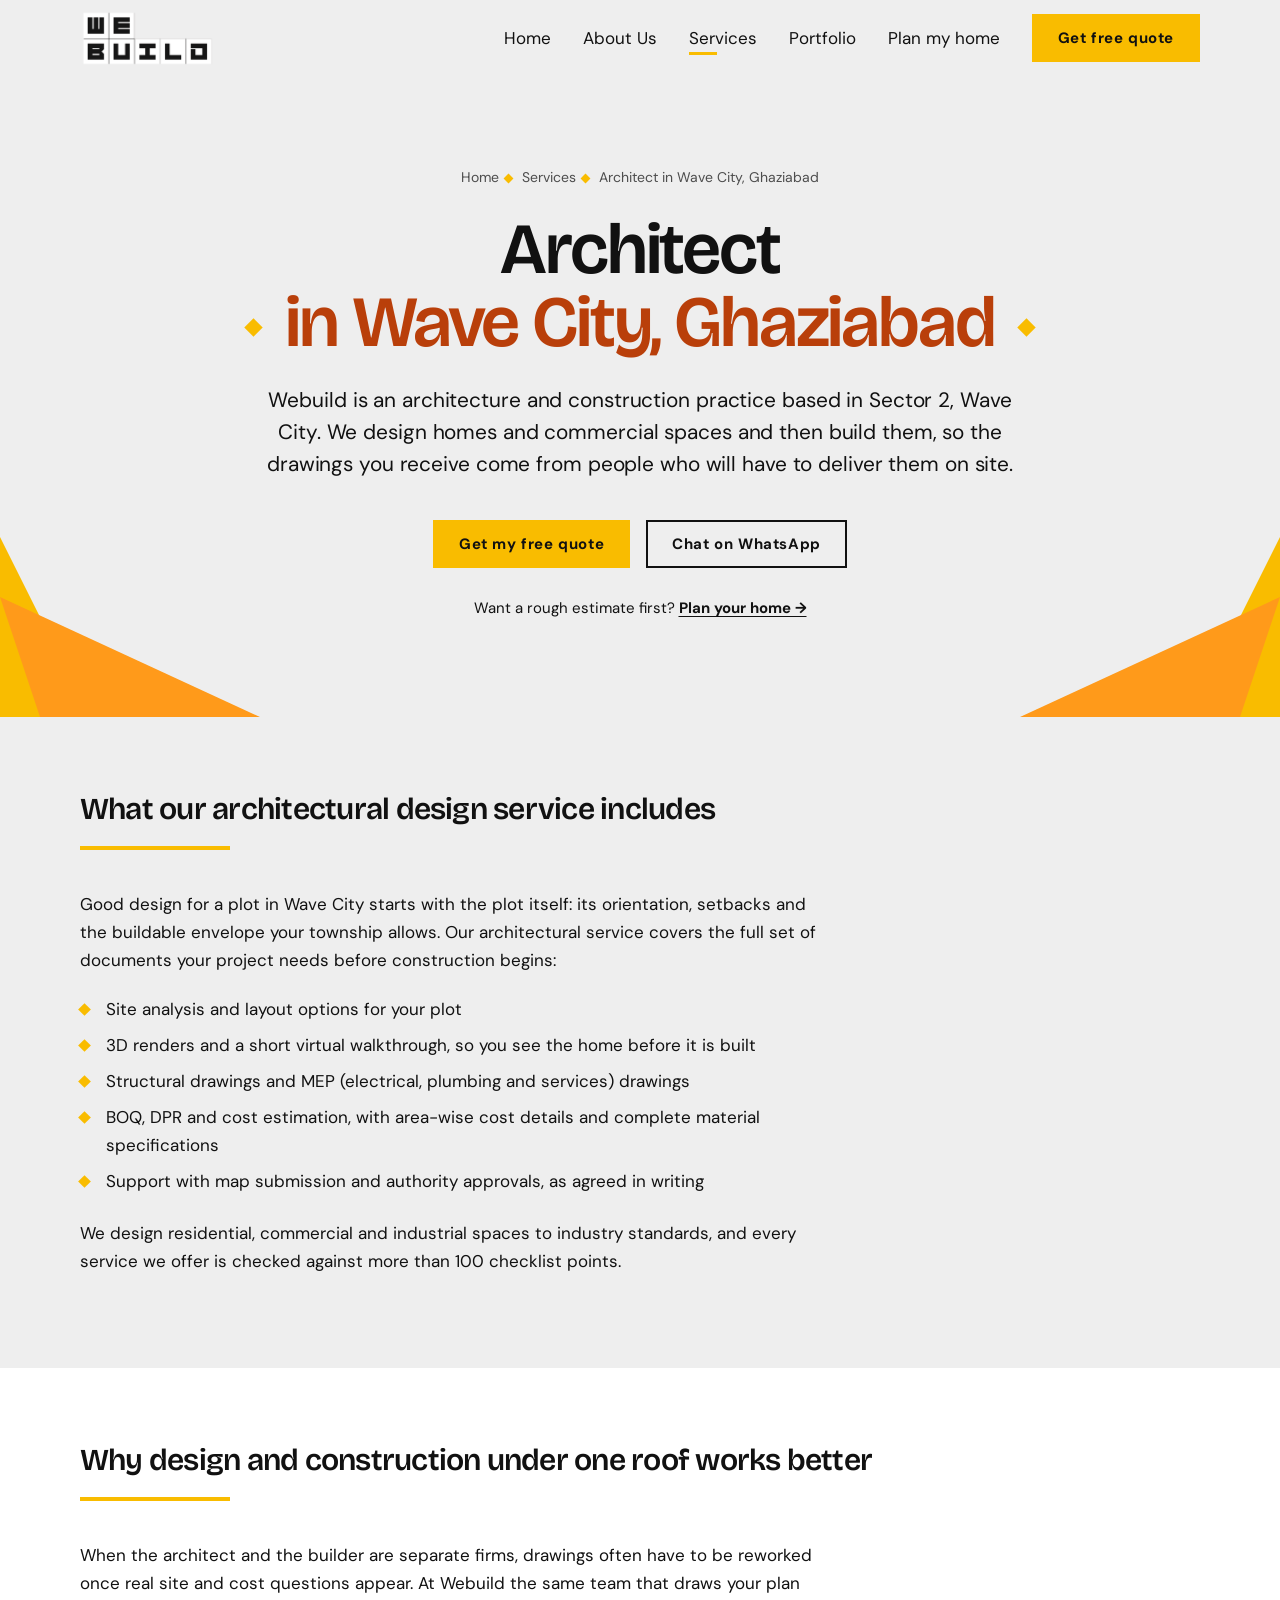
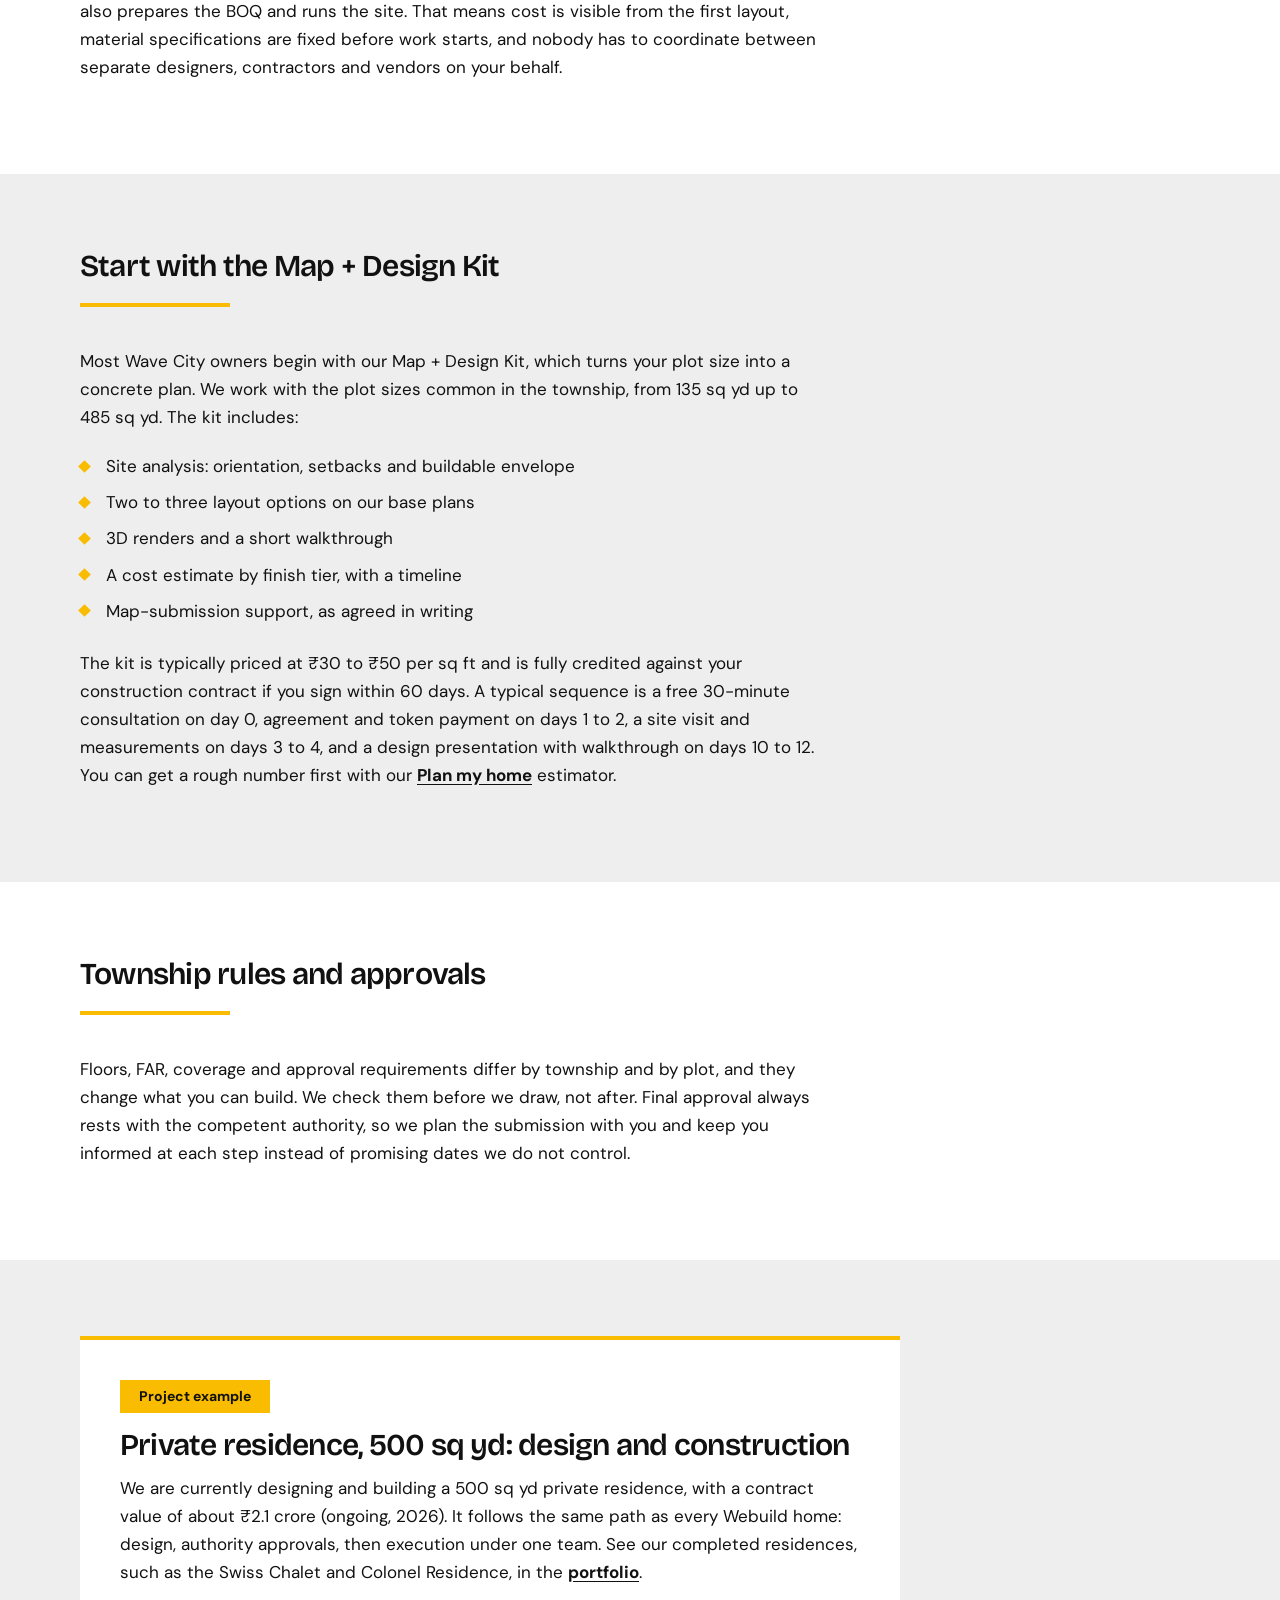
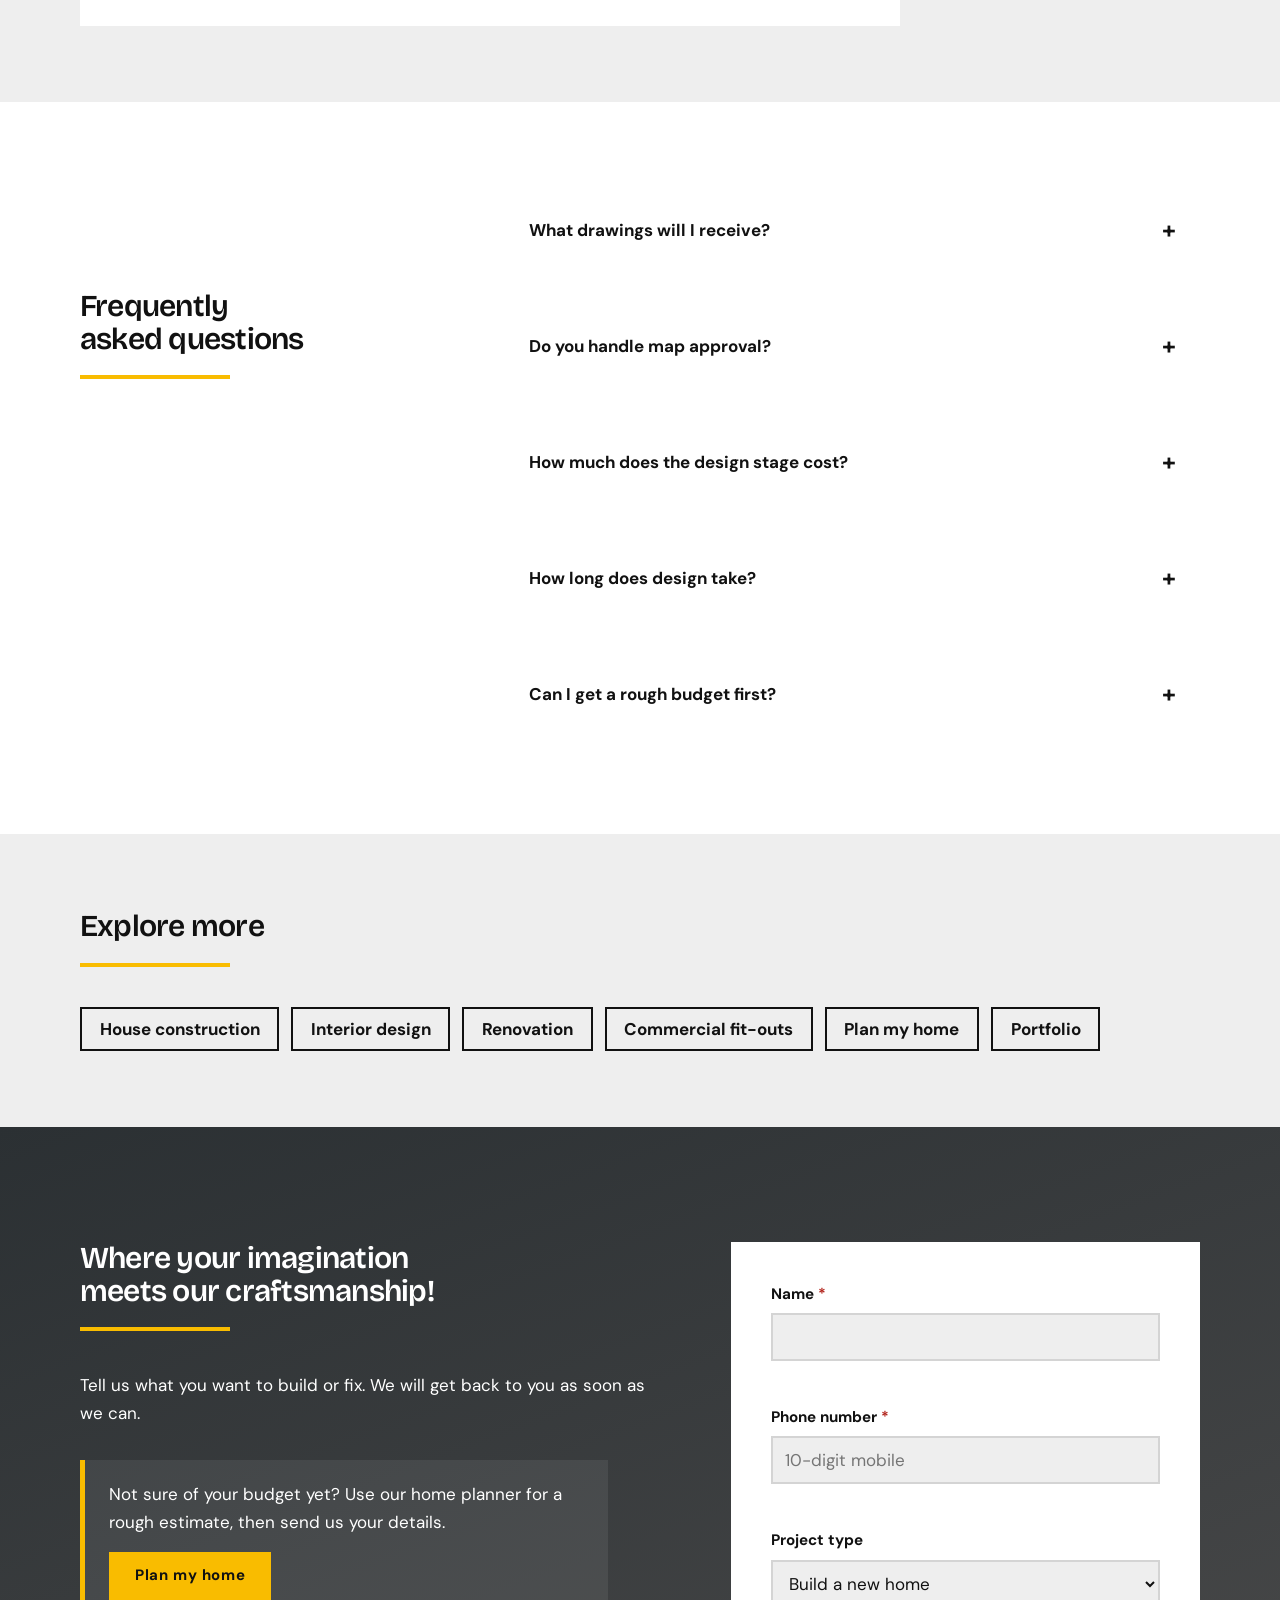
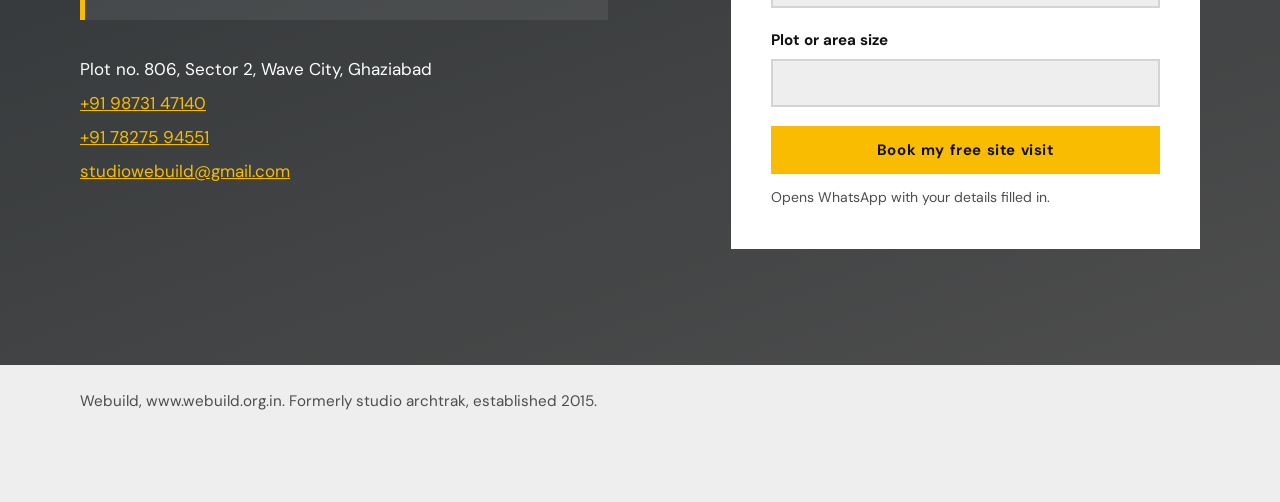
<file: architect-wave-city/index.html>
<!DOCTYPE html>
<html lang="en">
<head>
<script async src="https://www.googletagmanager.com/gtag/js?id=G-YB61EN7J5C"></script>
<script>window.dataLayer=window.dataLayer||[];function gtag(){dataLayer.push(arguments)}gtag('js',new Date());gtag('config','G-YB61EN7J5C');</script>
<meta charset="utf-8"><meta name="viewport" content="width=device-width, initial-scale=1, viewport-fit=cover">
<title>Architect in Wave City, Ghaziabad | Design &amp; Approvals | Webuild</title>
<meta name="description" content="Architectural design, structural drawings, MEP, BOQ and authority approvals for plots in Wave City, Ghaziabad. Start with a Map + Design Kit and a free consultation.">
<link rel="canonical" href="https://www.webuild.org.in/architect-wave-city/"><link rel="icon" href="data:image/svg+xml,%3Csvg xmlns='http://www.w3.org/2000/svg' viewBox='0 0 64 64'%3E%3Crect width='64' height='64' fill='%23F9BC00'/%3E%3Ctext x='32' y='47' font-size='42' font-weight='700' text-anchor='middle' font-family='Arial' fill='%23111'%3EW%3C/text%3E%3C/svg%3E">
<meta property="og:type" content="website"><meta property="og:title" content="Architect in Wave City, Ghaziabad | Design &amp; Approvals | Webuild"><meta property="og:description" content="Architectural design, structural drawings, MEP, BOQ and authority approvals for plots in Wave City, Ghaziabad. Start with a Map + Design Kit and a free consultation."><meta property="og:url" content="https://www.webuild.org.in/architect-wave-city/"><meta property="og:locale" content="en_IN"><meta name="twitter:card" content="summary"><meta name="theme-color" content="#F9BC00">
<script type="application/ld+json">{"@context": "https://schema.org", "@type": "Service", "name": "Architect in Wave City, Ghaziabad", "serviceType": "Architectural design and approvals", "url": "https://www.webuild.org.in/architect-wave-city/", "description": "Architectural design, structural drawings, MEP, BOQ and authority approvals for plots in Wave City, Ghaziabad. Start with a Map + Design Kit and a free consultation.", "provider": {"@type": "GeneralContractor", "name": "Webuild", "url": "https://www.webuild.org.in", "telephone": "+919873147140"}, "areaServed": [{"@type": "Place", "name": "Wave City, Ghaziabad"}, {"@type": "City", "name": "Ghaziabad"}]}</script>
<script type="application/ld+json">{"@context": "https://schema.org", "@type": "BreadcrumbList", "itemListElement": [{"@type": "ListItem", "position": 1, "name": "Home", "item": "https://www.webuild.org.in/"}, {"@type": "ListItem", "position": 2, "name": "Services", "item": "https://www.webuild.org.in/#services"}, {"@type": "ListItem", "position": 3, "name": "Architect in Wave City, Ghaziabad", "item": "https://www.webuild.org.in/architect-wave-city/"}]}</script>
<link href="https://fonts.googleapis.com/css2?family=Bricolage+Grotesque:opsz,wght@12..96,600;12..96,700&family=DM+Sans:wght@400;500;700&family=Hind:wght@400;600;700&display=swap" rel="stylesheet">
<link rel="stylesheet" href="/assets/service.css">
</head>
<body class="pg">
<a class="skip sr" href="#main">Skip to content</a>
<header><div class="w bar">
  <a class="logo" href="/" aria-label="Webuild home"><img src="/assets/webuild-logo.png" alt="Webuild" width="134" height="56"></a>
  <button class="mb" id="mb" aria-expanded="false" aria-controls="nav" aria-label="Menu">&#9776;</button>
  <nav id="nav" aria-label="Main"><ul>
    <li><a href="/">Home</a></li><li><a href="/#about">About Us</a></li><li><a href="/#services" aria-current="page">Services</a></li><li><a href="/#portfolio">Portfolio</a></li>
    <li><a href="/#planner">Plan my home</a></li><li><a class="btn" href="#contact">Get free quote</a></li></ul></nav>
</div></header>
<main id="main">
<section class="hero" id="top">
  <svg class="deco bl" viewBox="0 0 260 190" aria-hidden="true"><polygon points="0,190 0,10 90,190" fill="#F9BC00"/><polygon points="40,190 260,190 0,70" fill="#FF9A1A"/></svg>
  <svg class="deco br" viewBox="0 0 260 190" aria-hidden="true"><polygon points="0,190 0,10 90,190" fill="#F9BC00"/><polygon points="40,190 260,190 0,70" fill="#FF9A1A"/></svg>
  <div class="w">
    <nav class="crumb" aria-label="Breadcrumb"><ol><li><a href="/">Home</a></li><li><a href="/#services">Services</a></li><li aria-current="page">Architect in Wave City, Ghaziabad</li></ol></nav>
    <h1>Architect <span class="o">in Wave City, Ghaziabad</span></h1>
    <p>Webuild is an architecture and construction practice based in Sector 2, Wave City. We design homes and commercial spaces and then build them, so the drawings you receive come from people who will have to deliver them on site.</p>
    <div class="cta"><a class="btn" href="#contact">Get my free quote</a><a class="btn alt" href="https://wa.me/919873147140" rel="noopener">Chat on WhatsApp</a></div>
    <div class="plan">Want a rough estimate first? <a href="/#planner">Plan your home &rarr;</a></div>
  </div>
</section>
<section class="s"><div class="w"><h2>What our architectural design service includes</h2><span class="rule"></span><p>Good design for a plot in Wave City starts with the plot itself: its orientation, setbacks and the buildable envelope your township allows. Our architectural service covers the full set of documents your project needs before construction begins:</p><ul class="tick"><li>Site analysis and layout options for your plot</li><li>3D renders and a short virtual walkthrough, so you see the home before it is built</li><li>Structural drawings and MEP (electrical, plumbing and services) drawings</li><li>BOQ, DPR and cost estimation, with area-wise cost details and complete material specifications</li><li>Support with map submission and authority approvals, as agreed in writing</li></ul><p>We design residential, commercial and industrial spaces to industry standards, and every service we offer is checked against more than 100 checklist points.</p></div></section>
<section class="s b"><div class="w"><h2>Why design and construction under one roof works better</h2><span class="rule"></span><p>When the architect and the builder are separate firms, drawings often have to be reworked once real site and cost questions appear. At Webuild the same team that draws your plan also prepares the BOQ and runs the site. That means cost is visible from the first layout, material specifications are fixed before work starts, and nobody has to coordinate between separate designers, contractors and vendors on your behalf.</p></div></section>
<section class="s"><div class="w"><h2>Start with the Map + Design Kit</h2><span class="rule"></span><p>Most Wave City owners begin with our Map + Design Kit, which turns your plot size into a concrete plan. We work with the plot sizes common in the township, from 135 sq yd up to 485 sq yd. The kit includes:</p><ul class="tick"><li>Site analysis: orientation, setbacks and buildable envelope</li><li>Two to three layout options on our base plans</li><li>3D renders and a short walkthrough</li><li>A cost estimate by finish tier, with a timeline</li><li>Map-submission support, as agreed in writing</li></ul><p>The kit is typically priced at ₹30 to ₹50 per sq ft and is fully credited against your construction contract if you sign within 60 days. A typical sequence is a free 30-minute consultation on day 0, agreement and token payment on days 1 to 2, a site visit and measurements on days 3 to 4, and a design presentation with walkthrough on days 10 to 12. You can get a rough number first with our <a href="/#planner">Plan my home</a> estimator.</p></div></section>
<section class="s b"><div class="w"><h2>Township rules and approvals</h2><span class="rule"></span><p>Floors, FAR, coverage and approval requirements differ by township and by plot, and they change what you can build. We check them before we draw, not after. Final approval always rests with the competent authority, so we plan the submission with you and keep you informed at each step instead of promising dates we do not control.</p></div></section>
<section class="s"><div class="w"><div class="pj"><span class="yr">Project example</span><h2>Private residence, 500 sq yd: design and construction</h2><p>We are currently designing and building a 500 sq yd private residence, with a contract value of about ₹2.1 crore (ongoing, 2026). It follows the same path as every Webuild home: design, authority approvals, then execution under one team. See our completed residences, such as the Swiss Chalet and Colonel Residence, in the <a href="/#portfolio">portfolio</a>.</p></div></div></section>
<section class="s b"><div class="w faq"><div class="fh"><h2>Frequently asked questions</h2><span class="rule"></span></div><div><details><summary>What drawings will I receive?</summary><p>Layout options, 3D renders and a walkthrough in the Map + Design Kit, followed by structural and MEP drawings, BOQ, DPR and estimation for the project you choose to build.</p></details><details><summary>Do you handle map approval?</summary><p>We support map submission as agreed in writing. The final decision rests with the authority, and timelines depend on its process.</p></details><details><summary>How much does the design stage cost?</summary><p>The Map + Design Kit typically costs ₹30 to ₹50 per sq ft. It is fully credited against the construction contract if you sign within 60 days.</p></details><details><summary>How long does design take?</summary><p>In our standard sequence the design presentation is ready 10 to 12 days after the kit is agreed. Complex plots or changes can take longer.</p></details><details><summary>Can I get a rough budget first?</summary><p>Yes. Answer nine quick questions in <a href="/#planner">Plan my home</a> to get an estimated cost range and payment plan.</p></details></div></div></section>
<section class="s"><div class="w"><h2>Explore more</h2><span class="rule"></span><ul class="chips"><li><a href="/house-construction-wave-city.html">House construction</a></li><li><a href="/interior-design-wave-city.html">Interior design</a></li><li><a href="/renovation-ghaziabad/">Renovation</a></li><li><a href="/commercial-fit-out-ghaziabad/">Commercial fit-outs</a></li><li><a href="/#planner">Plan my home</a></li><li><a href="/#portfolio">Portfolio</a></li></ul></div></section>
<section class="ct" id="contact"><div class="w two">
  <div>
    <h2>Where your imagination meets our craftsmanship!</h2><span class="rule"></span>
    <p>Tell us what you want to build or fix. We will get back to you as soon as we can.</p>
<div class="planbox"><span>Not sure of your budget yet? Use our home planner for a rough estimate, then send us your details.</span><a class="btn" href="/#planner">Plan my home</a></div>
    <p>Plot no. 806, Sector 2, Wave City, Ghaziabad<br><a href="tel:+919873147140">+91 98731 47140</a><br><a href="tel:+917827594551">+91 78275 94551</a><br><a href="mailto:studiowebuild@gmail.com">studiowebuild@gmail.com</a></p>
  </div>
  <form id="lf" novalidate>
    <div class="fd"><label for="fN" data-req>Name</label><input id="fN" autocomplete="name" aria-describedby="eN" required><p class="err" id="eN"></p></div>
    <div class="fd"><label for="fP" data-req>Phone number</label><input id="fP" type="tel" inputmode="numeric" autocomplete="tel" placeholder="10-digit mobile" aria-describedby="eP" required><p class="err" id="eP"></p></div>
    <div class="fd"><label for="fT">Project type</label><select id="fT"><option value="home" selected>Build a new home</option><option value="interior">Interior design</option><option value="commercial">Commercial fit-out</option><option value="renovation">Renovation</option></select></div>
    <div class="fd"><label for="fS">Plot or area size</label><input id="fS"></div>
    <button class="btn" type="submit" style="width:100%;margin-top:1.2rem">Book my free site visit</button>
    <p class="fnote">Opens WhatsApp with your details filled in.</p><div id="fm" role="status"></div>
  </form>
</div></section>
</main>
<footer><div class="w">Webuild, www.webuild.org.in. Formerly studio archtrak, established 2015.</div></footer>
<div class="mbar"><a class="btn" href="tel:+919873147140">Call</a><a class="btn alt" style="color:#fff;border-color:#fff" href="https://wa.me/919873147140">WhatsApp</a></div>
<script>
const mb=document.getElementById('mb'),nav=document.getElementById('nav'),hd=document.querySelector('header');
mb.onclick=()=>mb.setAttribute('aria-expanded',nav.classList.toggle('open'));nav.onclick=e=>{if(e.target.closest('a')){nav.classList.remove('open');mb.setAttribute('aria-expanded',false)}};
const sc=()=>{hd.classList.toggle('cp',scrollY>40);hd.classList.toggle('sc',scrollY>4);var m=document.documentElement.scrollHeight-innerHeight;hd.style.setProperty('--p',m>0?Math.min(1,scrollY/m):0)};addEventListener('scroll',sc,{passive:true});sc();
document.getElementById('lf').onsubmit=function(e){e.preventDefault();var n=document.getElementById('fN'),p=document.getElementById('fP'),t=document.getElementById('fT'),nk=n.value.trim().length>1,pk=/^(\+?91)?[6-9]\d{9}$/.test(p.value.replace(/[\s-]/g,''));
document.getElementById('eN').textContent=nk?'':'Enter your name.';document.getElementById('eP').textContent=pk?'':'Enter a valid 10-digit mobile number.';n.setAttribute('aria-invalid',!nk);p.setAttribute('aria-invalid',!pk);if(!nk)return n.focus();if(!pk)return p.focus();
var m=['Hello Webuild, I would like to book a free site visit.','Name: '+n.value.trim(),'Phone: '+p.value.trim(),'Project: '+t.options[t.selectedIndex].text,document.querySelector('label[for=fS]').textContent+': '+(document.getElementById('fS').value.trim()||'not given'),'Page: '+location.pathname].join('\n');
if(window.gtag)gtag('event','generate_lead',{form_page:location.pathname});
var u='https://wa.me/919873147140?text='+encodeURIComponent(m);document.getElementById('fm').innerHTML='<div class="ok">Opening WhatsApp. If it did not open, <a href="'+u+'" target="_blank" rel="noopener">tap here to send</a>.</div>';window.open(u,'_blank','noopener')};
</script>
</body></html>
</file>
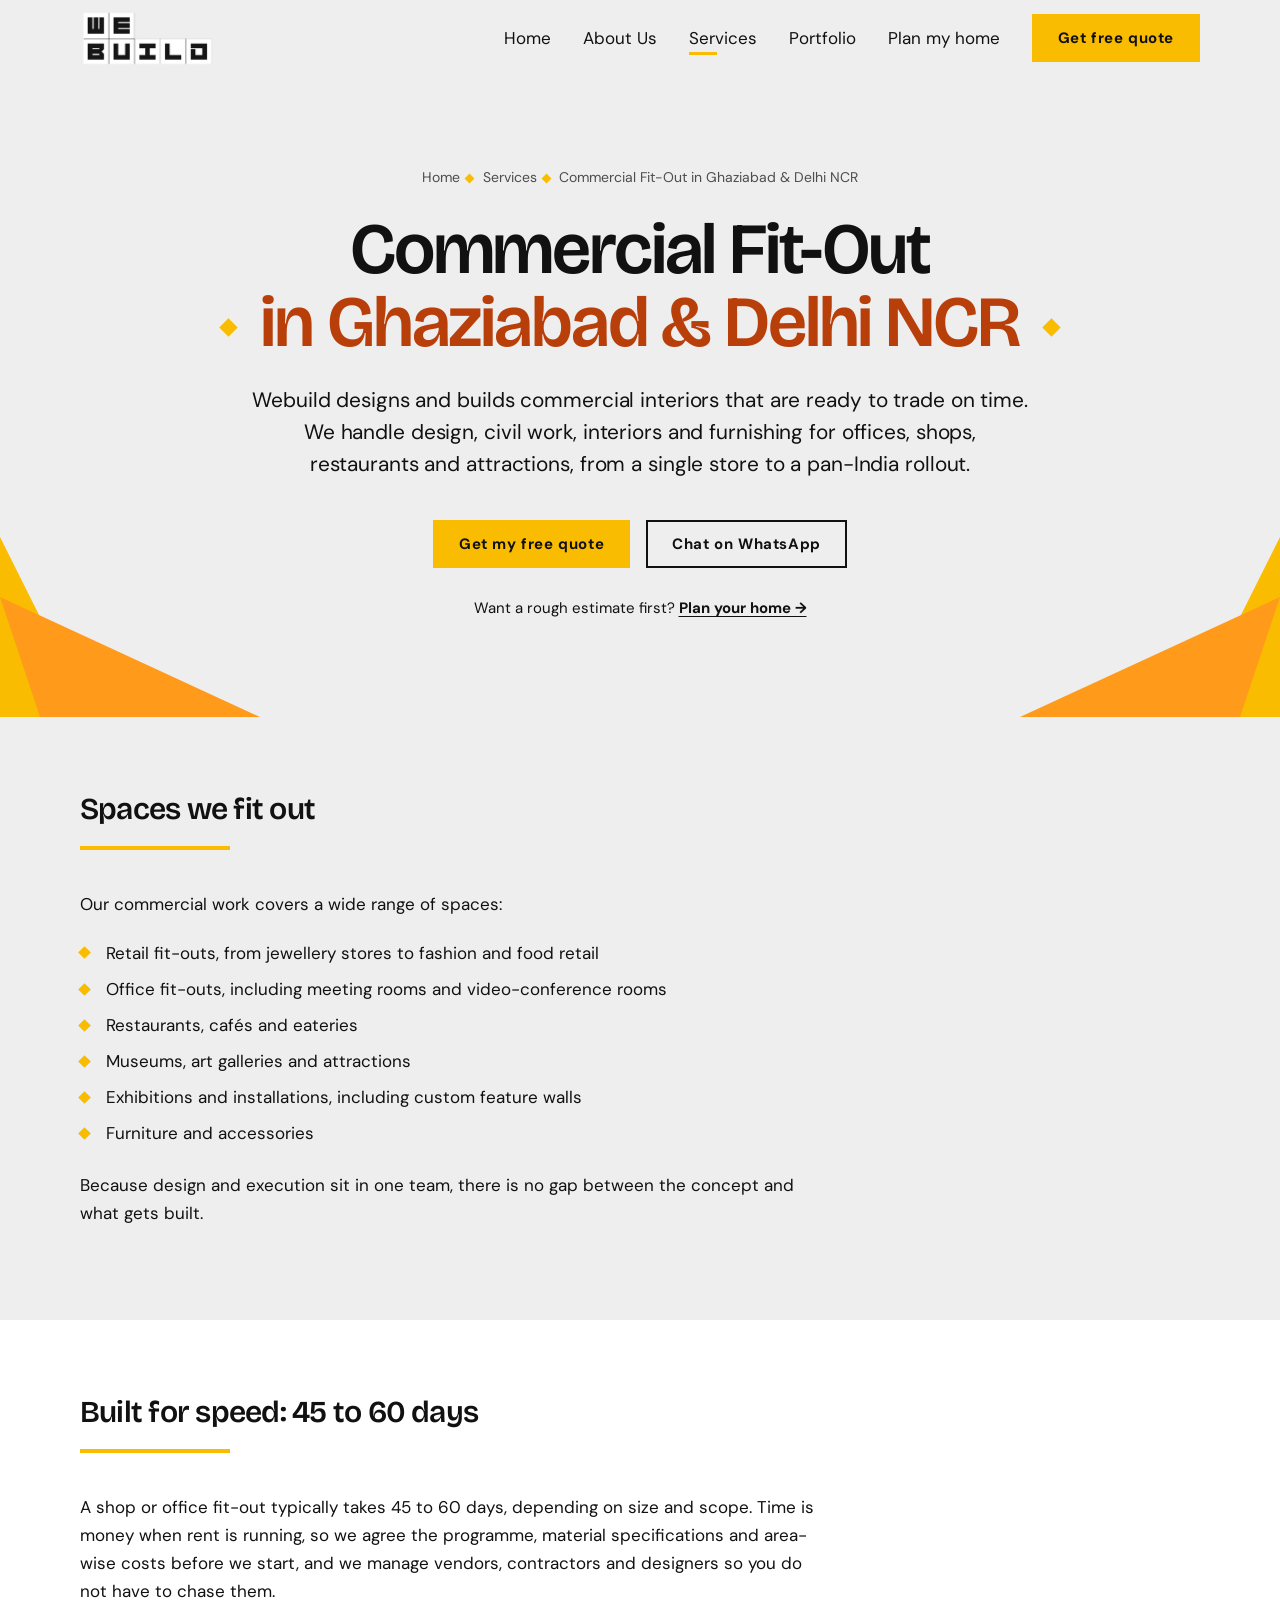
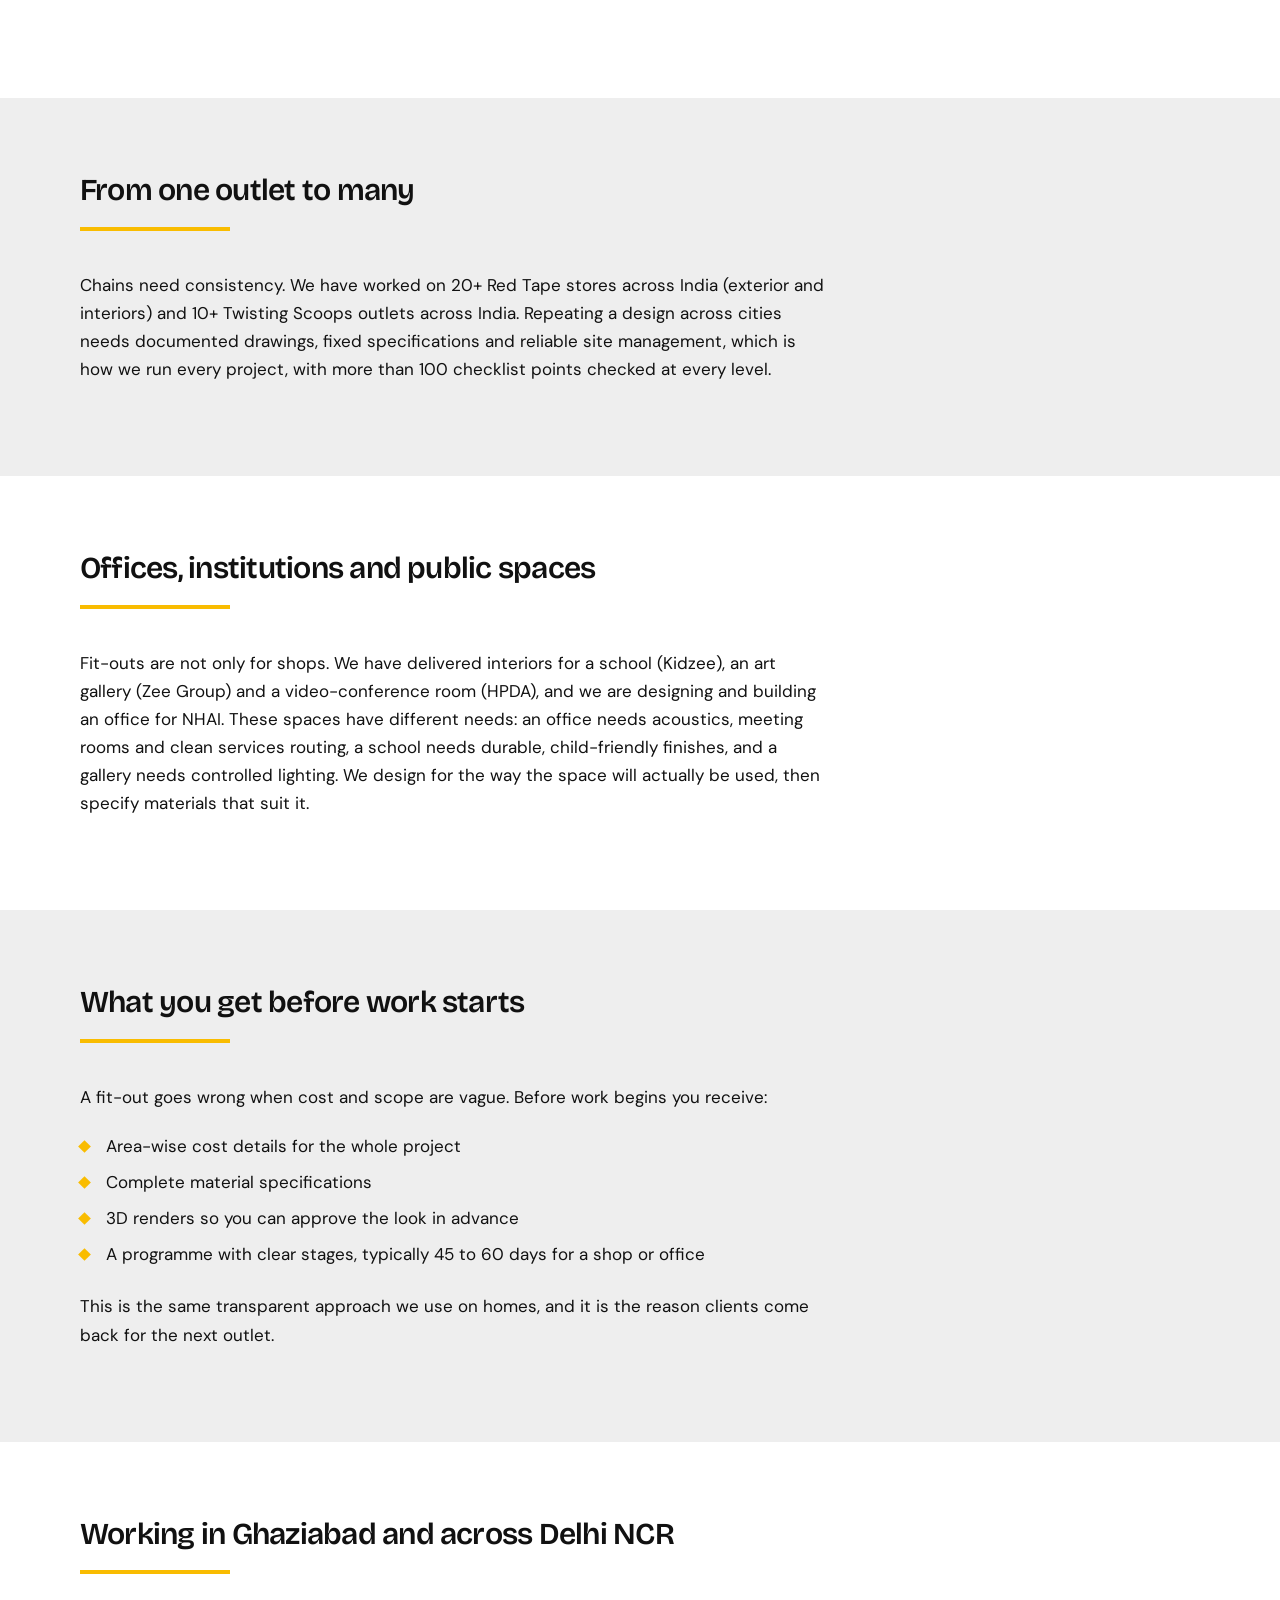
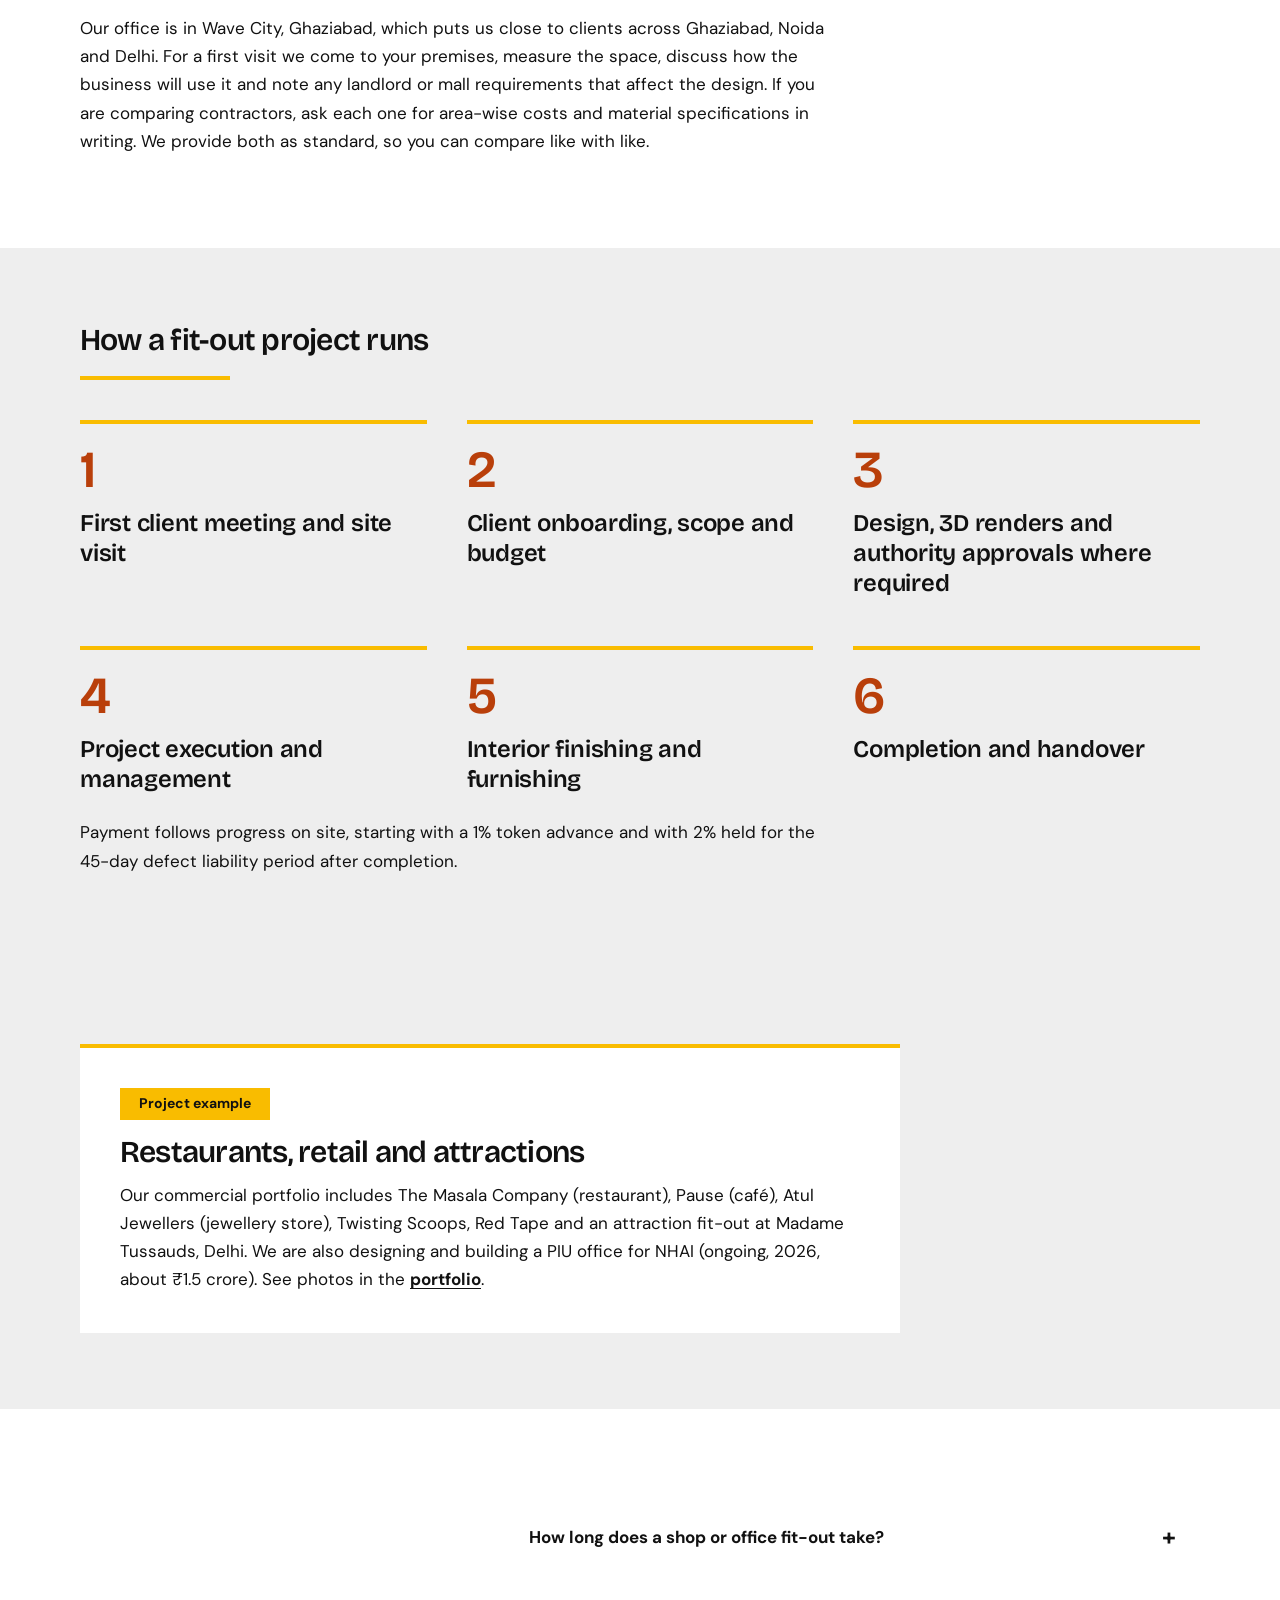
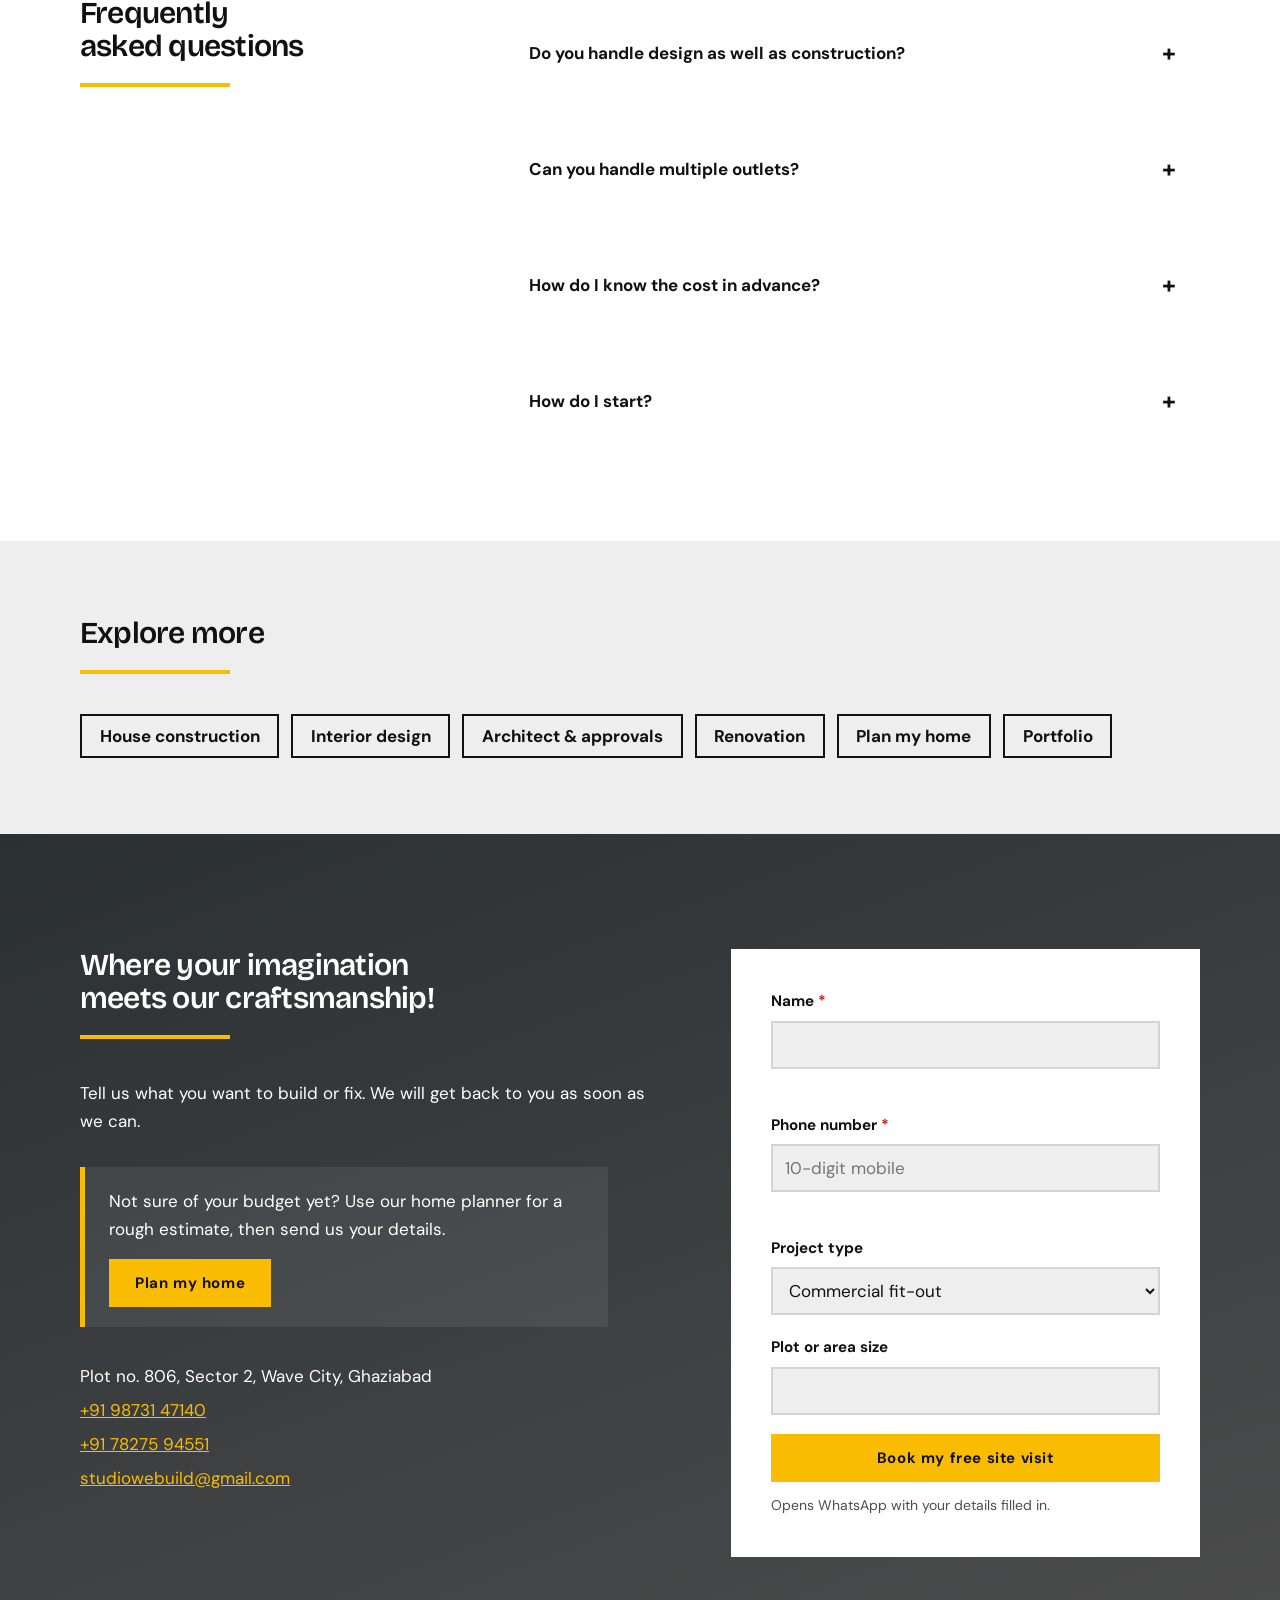
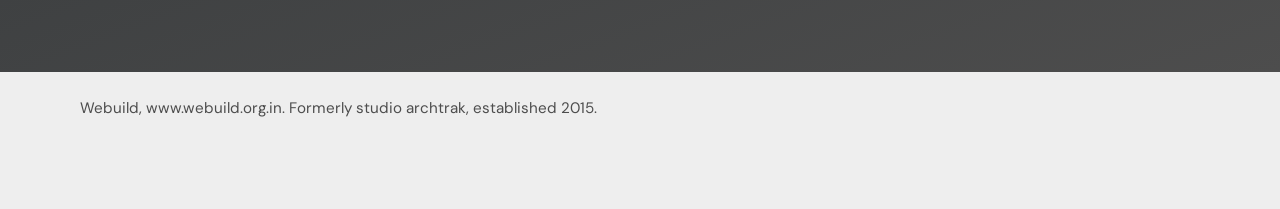
<file: commercial-fit-out-ghaziabad/index.html>
<!DOCTYPE html>
<html lang="en">
<head>
<script async src="https://www.googletagmanager.com/gtag/js?id=G-YB61EN7J5C"></script>
<script>window.dataLayer=window.dataLayer||[];function gtag(){dataLayer.push(arguments)}gtag('js',new Date());gtag('config','G-YB61EN7J5C');</script>
<meta charset="utf-8"><meta name="viewport" content="width=device-width, initial-scale=1, viewport-fit=cover">
<title>Commercial Fit-Out in Ghaziabad &amp; Delhi NCR | Webuild</title>
<meta name="description" content="Office, retail and restaurant fit-outs in Ghaziabad and Delhi NCR, typically in 45 to 60 days. Work includes Red Tape, Twisting Scoops and Madame Tussauds Delhi.">
<link rel="canonical" href="https://www.webuild.org.in/commercial-fit-out-ghaziabad/"><link rel="icon" href="data:image/svg+xml,%3Csvg xmlns='http://www.w3.org/2000/svg' viewBox='0 0 64 64'%3E%3Crect width='64' height='64' fill='%23F9BC00'/%3E%3Ctext x='32' y='47' font-size='42' font-weight='700' text-anchor='middle' font-family='Arial' fill='%23111'%3EW%3C/text%3E%3C/svg%3E">
<meta property="og:type" content="website"><meta property="og:title" content="Commercial Fit-Out in Ghaziabad &amp; Delhi NCR | Webuild"><meta property="og:description" content="Office, retail and restaurant fit-outs in Ghaziabad and Delhi NCR, typically in 45 to 60 days. Work includes Red Tape, Twisting Scoops and Madame Tussauds Delhi."><meta property="og:url" content="https://www.webuild.org.in/commercial-fit-out-ghaziabad/"><meta property="og:locale" content="en_IN"><meta name="twitter:card" content="summary"><meta name="theme-color" content="#F9BC00">
<script type="application/ld+json">{"@context": "https://schema.org", "@type": "Service", "name": "Commercial Fit-Out in Ghaziabad & Delhi NCR", "serviceType": "Commercial fit-out", "url": "https://www.webuild.org.in/commercial-fit-out-ghaziabad/", "description": "Office, retail and restaurant fit-outs in Ghaziabad and Delhi NCR, typically in 45 to 60 days. Work includes Red Tape, Twisting Scoops and Madame Tussauds Delhi.", "provider": {"@type": "GeneralContractor", "name": "Webuild", "url": "https://www.webuild.org.in", "telephone": "+919873147140"}, "areaServed": [{"@type": "Place", "name": "Wave City, Ghaziabad"}, {"@type": "City", "name": "Ghaziabad"}]}</script>
<script type="application/ld+json">{"@context": "https://schema.org", "@type": "BreadcrumbList", "itemListElement": [{"@type": "ListItem", "position": 1, "name": "Home", "item": "https://www.webuild.org.in/"}, {"@type": "ListItem", "position": 2, "name": "Services", "item": "https://www.webuild.org.in/#services"}, {"@type": "ListItem", "position": 3, "name": "Commercial Fit-Out in Ghaziabad & Delhi NCR", "item": "https://www.webuild.org.in/commercial-fit-out-ghaziabad/"}]}</script>
<link href="https://fonts.googleapis.com/css2?family=Bricolage+Grotesque:opsz,wght@12..96,600;12..96,700&family=DM+Sans:wght@400;500;700&family=Hind:wght@400;600;700&display=swap" rel="stylesheet">
<link rel="stylesheet" href="/assets/service.css">
</head>
<body class="pg">
<a class="skip sr" href="#main">Skip to content</a>
<header><div class="w bar">
  <a class="logo" href="/" aria-label="Webuild home"><img src="/assets/webuild-logo.png" alt="Webuild" width="134" height="56"></a>
  <button class="mb" id="mb" aria-expanded="false" aria-controls="nav" aria-label="Menu">&#9776;</button>
  <nav id="nav" aria-label="Main"><ul>
    <li><a href="/">Home</a></li><li><a href="/#about">About Us</a></li><li><a href="/#services" aria-current="page">Services</a></li><li><a href="/#portfolio">Portfolio</a></li>
    <li><a href="/#planner">Plan my home</a></li><li><a class="btn" href="#contact">Get free quote</a></li></ul></nav>
</div></header>
<main id="main">
<section class="hero" id="top">
  <svg class="deco bl" viewBox="0 0 260 190" aria-hidden="true"><polygon points="0,190 0,10 90,190" fill="#F9BC00"/><polygon points="40,190 260,190 0,70" fill="#FF9A1A"/></svg>
  <svg class="deco br" viewBox="0 0 260 190" aria-hidden="true"><polygon points="0,190 0,10 90,190" fill="#F9BC00"/><polygon points="40,190 260,190 0,70" fill="#FF9A1A"/></svg>
  <div class="w">
    <nav class="crumb" aria-label="Breadcrumb"><ol><li><a href="/">Home</a></li><li><a href="/#services">Services</a></li><li aria-current="page">Commercial Fit-Out in Ghaziabad & Delhi NCR</li></ol></nav>
    <h1>Commercial Fit-Out <span class="o">in Ghaziabad & Delhi NCR</span></h1>
    <p>Webuild designs and builds commercial interiors that are ready to trade on time. We handle design, civil work, interiors and furnishing for offices, shops, restaurants and attractions, from a single store to a pan-India rollout.</p>
    <div class="cta"><a class="btn" href="#contact">Get my free quote</a><a class="btn alt" href="https://wa.me/919873147140" rel="noopener">Chat on WhatsApp</a></div>
    <div class="plan">Want a rough estimate first? <a href="/#planner">Plan your home &rarr;</a></div>
  </div>
</section>
<section class="s"><div class="w"><h2>Spaces we fit out</h2><span class="rule"></span><p>Our commercial work covers a wide range of spaces:</p><ul class="tick"><li>Retail fit-outs, from jewellery stores to fashion and food retail</li><li>Office fit-outs, including meeting rooms and video-conference rooms</li><li>Restaurants, cafés and eateries</li><li>Museums, art galleries and attractions</li><li>Exhibitions and installations, including custom feature walls</li><li>Furniture and accessories</li></ul><p>Because design and execution sit in one team, there is no gap between the concept and what gets built.</p></div></section>
<section class="s b"><div class="w"><h2>Built for speed: 45 to 60 days</h2><span class="rule"></span><p>A shop or office fit-out typically takes 45 to 60 days, depending on size and scope. Time is money when rent is running, so we agree the programme, material specifications and area-wise costs before we start, and we manage vendors, contractors and designers so you do not have to chase them.</p></div></section>
<section class="s"><div class="w"><h2>From one outlet to many</h2><span class="rule"></span><p>Chains need consistency. We have worked on 20+ Red Tape stores across India (exterior and interiors) and 10+ Twisting Scoops outlets across India. Repeating a design across cities needs documented drawings, fixed specifications and reliable site management, which is how we run every project, with more than 100 checklist points checked at every level.</p></div></section>
<section class="s b"><div class="w"><h2>Offices, institutions and public spaces</h2><span class="rule"></span><p>Fit-outs are not only for shops. We have delivered interiors for a school (Kidzee), an art gallery (Zee Group) and a video-conference room (HPDA), and we are designing and building an office for NHAI. These spaces have different needs: an office needs acoustics, meeting rooms and clean services routing, a school needs durable, child-friendly finishes, and a gallery needs controlled lighting. We design for the way the space will actually be used, then specify materials that suit it.</p></div></section>
<section class="s"><div class="w"><h2>What you get before work starts</h2><span class="rule"></span><p>A fit-out goes wrong when cost and scope are vague. Before work begins you receive:</p><ul class="tick"><li>Area-wise cost details for the whole project</li><li>Complete material specifications</li><li>3D renders so you can approve the look in advance</li><li>A programme with clear stages, typically 45 to 60 days for a shop or office</li></ul><p>This is the same transparent approach we use on homes, and it is the reason clients come back for the next outlet.</p></div></section>
<section class="s b"><div class="w"><h2>Working in Ghaziabad and across Delhi NCR</h2><span class="rule"></span><p>Our office is in Wave City, Ghaziabad, which puts us close to clients across Ghaziabad, Noida and Delhi. For a first visit we come to your premises, measure the space, discuss how the business will use it and note any landlord or mall requirements that affect the design. If you are comparing contractors, ask each one for area-wise costs and material specifications in writing. We provide both as standard, so you can compare like with like.</p></div></section>
<section class="s"><div class="w"><h2>How a fit-out project runs</h2><span class="rule"></span><ol class="flow"><li><span class="n">1</span><h3>First client meeting and site visit</h3></li><li><span class="n">2</span><h3>Client onboarding, scope and budget</h3></li><li><span class="n">3</span><h3>Design, 3D renders and authority approvals where required</h3></li><li><span class="n">4</span><h3>Project execution and management</h3></li><li><span class="n">5</span><h3>Interior finishing and furnishing</h3></li><li><span class="n">6</span><h3>Completion and handover</h3></li></ol><p>Payment follows progress on site, starting with a 1% token advance and with 2% held for the 45-day defect liability period after completion.</p></div></section>
<section class="s"><div class="w"><div class="pj"><span class="yr">Project example</span><h2>Restaurants, retail and attractions</h2><p>Our commercial portfolio includes The Masala Company (restaurant), Pause (café), Atul Jewellers (jewellery store), Twisting Scoops, Red Tape and an attraction fit-out at Madame Tussauds, Delhi. We are also designing and building a PIU office for NHAI (ongoing, 2026, about ₹1.5 crore). See photos in the <a href="/#portfolio">portfolio</a>.</p></div></div></section>
<section class="s b"><div class="w faq"><div class="fh"><h2>Frequently asked questions</h2><span class="rule"></span></div><div><details><summary>How long does a shop or office fit-out take?</summary><p>Typically 45 to 60 days, depending on size and scope.</p></details><details><summary>Do you handle design as well as construction?</summary><p>Yes. Architecture, interior design, construction and furnishing are all handled under one roof.</p></details><details><summary>Can you handle multiple outlets?</summary><p>Yes. We have delivered 20+ stores for Red Tape and 10+ for Twisting Scoops across India.</p></details><details><summary>How do I know the cost in advance?</summary><p>You receive area-wise cost details and complete material specifications before work starts.</p></details><details><summary>How do I start?</summary><p>Book a free site visit using the form below or message us on WhatsApp.</p></details></div></div></section>
<section class="s"><div class="w"><h2>Explore more</h2><span class="rule"></span><ul class="chips"><li><a href="/house-construction-wave-city.html">House construction</a></li><li><a href="/interior-design-wave-city.html">Interior design</a></li><li><a href="/architect-wave-city/">Architect & approvals</a></li><li><a href="/renovation-ghaziabad/">Renovation</a></li><li><a href="/#planner">Plan my home</a></li><li><a href="/#portfolio">Portfolio</a></li></ul></div></section>
<section class="ct" id="contact"><div class="w two">
  <div>
    <h2>Where your imagination meets our craftsmanship!</h2><span class="rule"></span>
    <p>Tell us what you want to build or fix. We will get back to you as soon as we can.</p>
<div class="planbox"><span>Not sure of your budget yet? Use our home planner for a rough estimate, then send us your details.</span><a class="btn" href="/#planner">Plan my home</a></div>
    <p>Plot no. 806, Sector 2, Wave City, Ghaziabad<br><a href="tel:+919873147140">+91 98731 47140</a><br><a href="tel:+917827594551">+91 78275 94551</a><br><a href="mailto:studiowebuild@gmail.com">studiowebuild@gmail.com</a></p>
  </div>
  <form id="lf" novalidate>
    <div class="fd"><label for="fN" data-req>Name</label><input id="fN" autocomplete="name" aria-describedby="eN" required><p class="err" id="eN"></p></div>
    <div class="fd"><label for="fP" data-req>Phone number</label><input id="fP" type="tel" inputmode="numeric" autocomplete="tel" placeholder="10-digit mobile" aria-describedby="eP" required><p class="err" id="eP"></p></div>
    <div class="fd"><label for="fT">Project type</label><select id="fT"><option value="home">Build a new home</option><option value="interior">Interior design</option><option value="commercial" selected>Commercial fit-out</option><option value="renovation">Renovation</option></select></div>
    <div class="fd"><label for="fS">Plot or area size</label><input id="fS"></div>
    <button class="btn" type="submit" style="width:100%;margin-top:1.2rem">Book my free site visit</button>
    <p class="fnote">Opens WhatsApp with your details filled in.</p><div id="fm" role="status"></div>
  </form>
</div></section>
</main>
<footer><div class="w">Webuild, www.webuild.org.in. Formerly studio archtrak, established 2015.</div></footer>
<div class="mbar"><a class="btn" href="tel:+919873147140">Call</a><a class="btn alt" style="color:#fff;border-color:#fff" href="https://wa.me/919873147140">WhatsApp</a></div>
<script>
const mb=document.getElementById('mb'),nav=document.getElementById('nav'),hd=document.querySelector('header');
mb.onclick=()=>mb.setAttribute('aria-expanded',nav.classList.toggle('open'));nav.onclick=e=>{if(e.target.closest('a')){nav.classList.remove('open');mb.setAttribute('aria-expanded',false)}};
const sc=()=>{hd.classList.toggle('cp',scrollY>40);hd.classList.toggle('sc',scrollY>4);var m=document.documentElement.scrollHeight-innerHeight;hd.style.setProperty('--p',m>0?Math.min(1,scrollY/m):0)};addEventListener('scroll',sc,{passive:true});sc();
document.getElementById('lf').onsubmit=function(e){e.preventDefault();var n=document.getElementById('fN'),p=document.getElementById('fP'),t=document.getElementById('fT'),nk=n.value.trim().length>1,pk=/^(\+?91)?[6-9]\d{9}$/.test(p.value.replace(/[\s-]/g,''));
document.getElementById('eN').textContent=nk?'':'Enter your name.';document.getElementById('eP').textContent=pk?'':'Enter a valid 10-digit mobile number.';n.setAttribute('aria-invalid',!nk);p.setAttribute('aria-invalid',!pk);if(!nk)return n.focus();if(!pk)return p.focus();
var m=['Hello Webuild, I would like to book a free site visit.','Name: '+n.value.trim(),'Phone: '+p.value.trim(),'Project: '+t.options[t.selectedIndex].text,document.querySelector('label[for=fS]').textContent+': '+(document.getElementById('fS').value.trim()||'not given'),'Page: '+location.pathname].join('\n');
if(window.gtag)gtag('event','generate_lead',{form_page:location.pathname});
var u='https://wa.me/919873147140?text='+encodeURIComponent(m);document.getElementById('fm').innerHTML='<div class="ok">Opening WhatsApp. If it did not open, <a href="'+u+'" target="_blank" rel="noopener">tap here to send</a>.</div>';window.open(u,'_blank','noopener')};
</script>
</body></html>
</file>
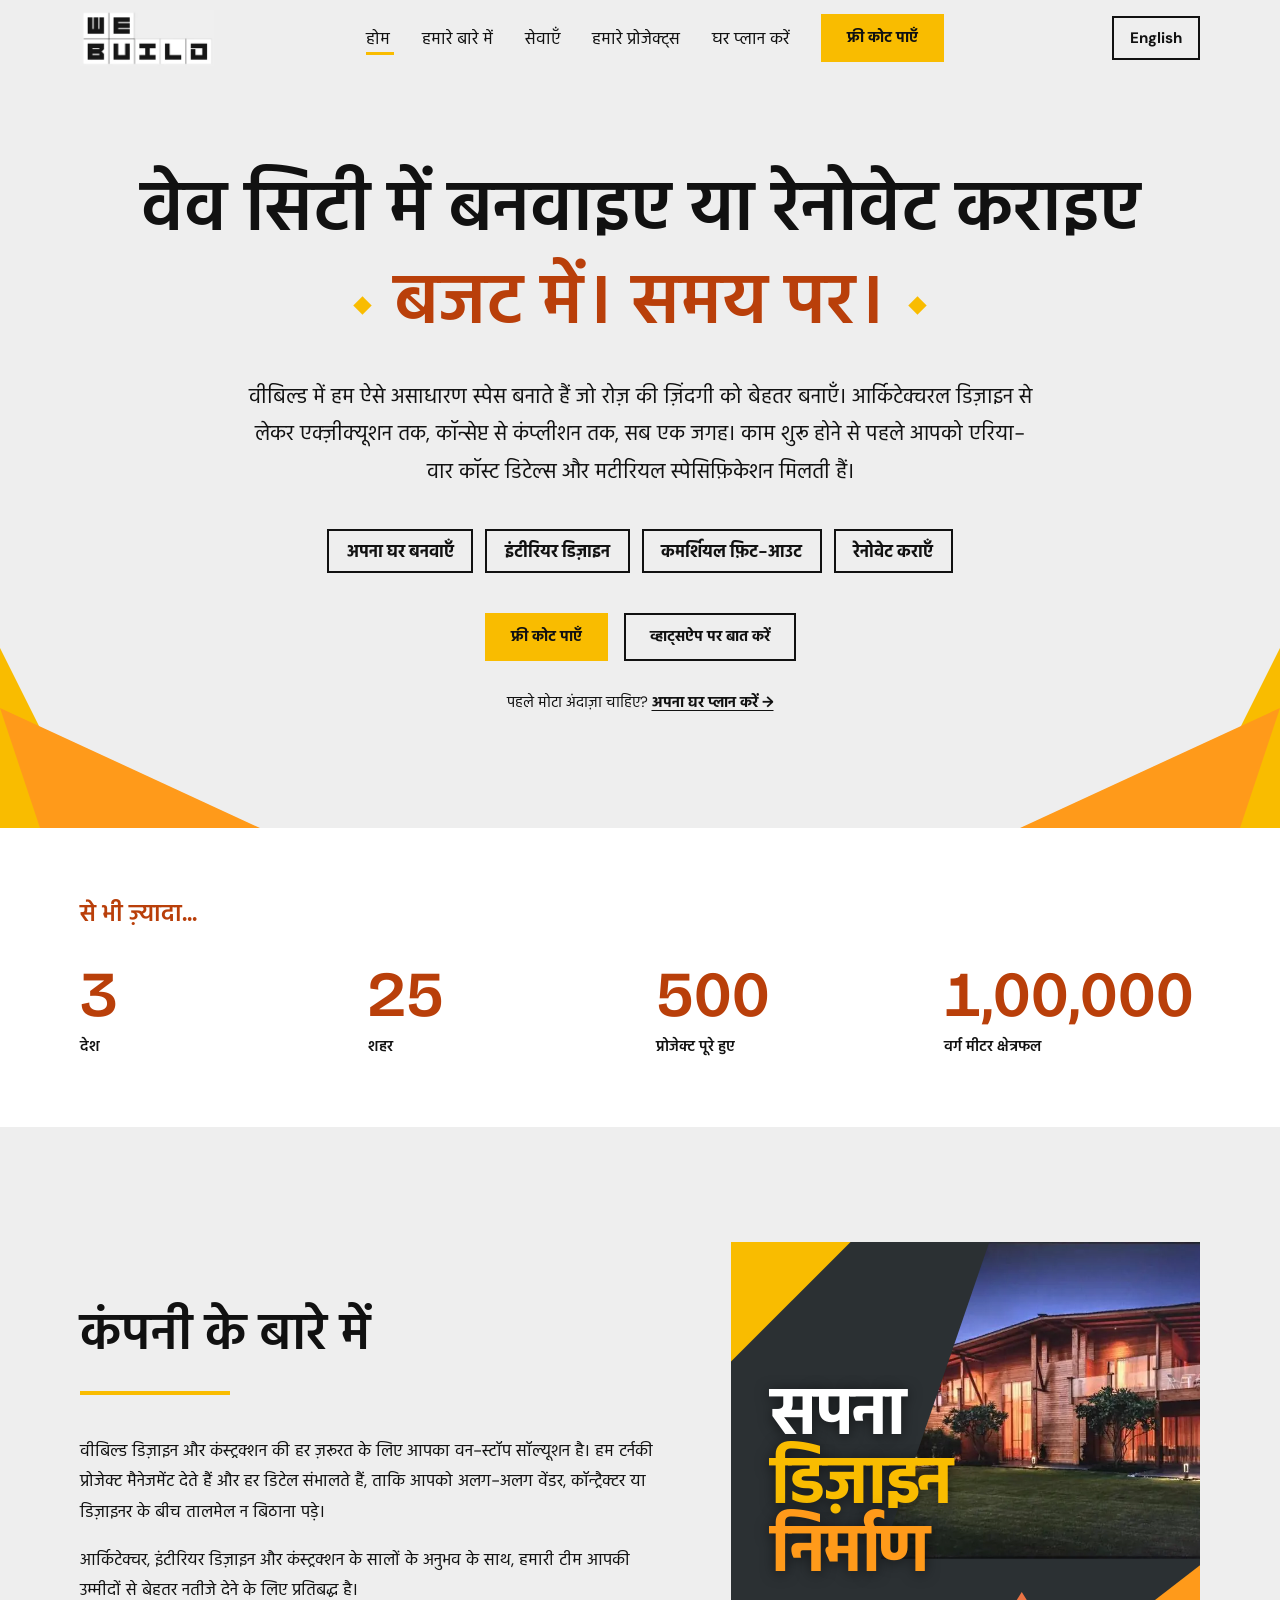
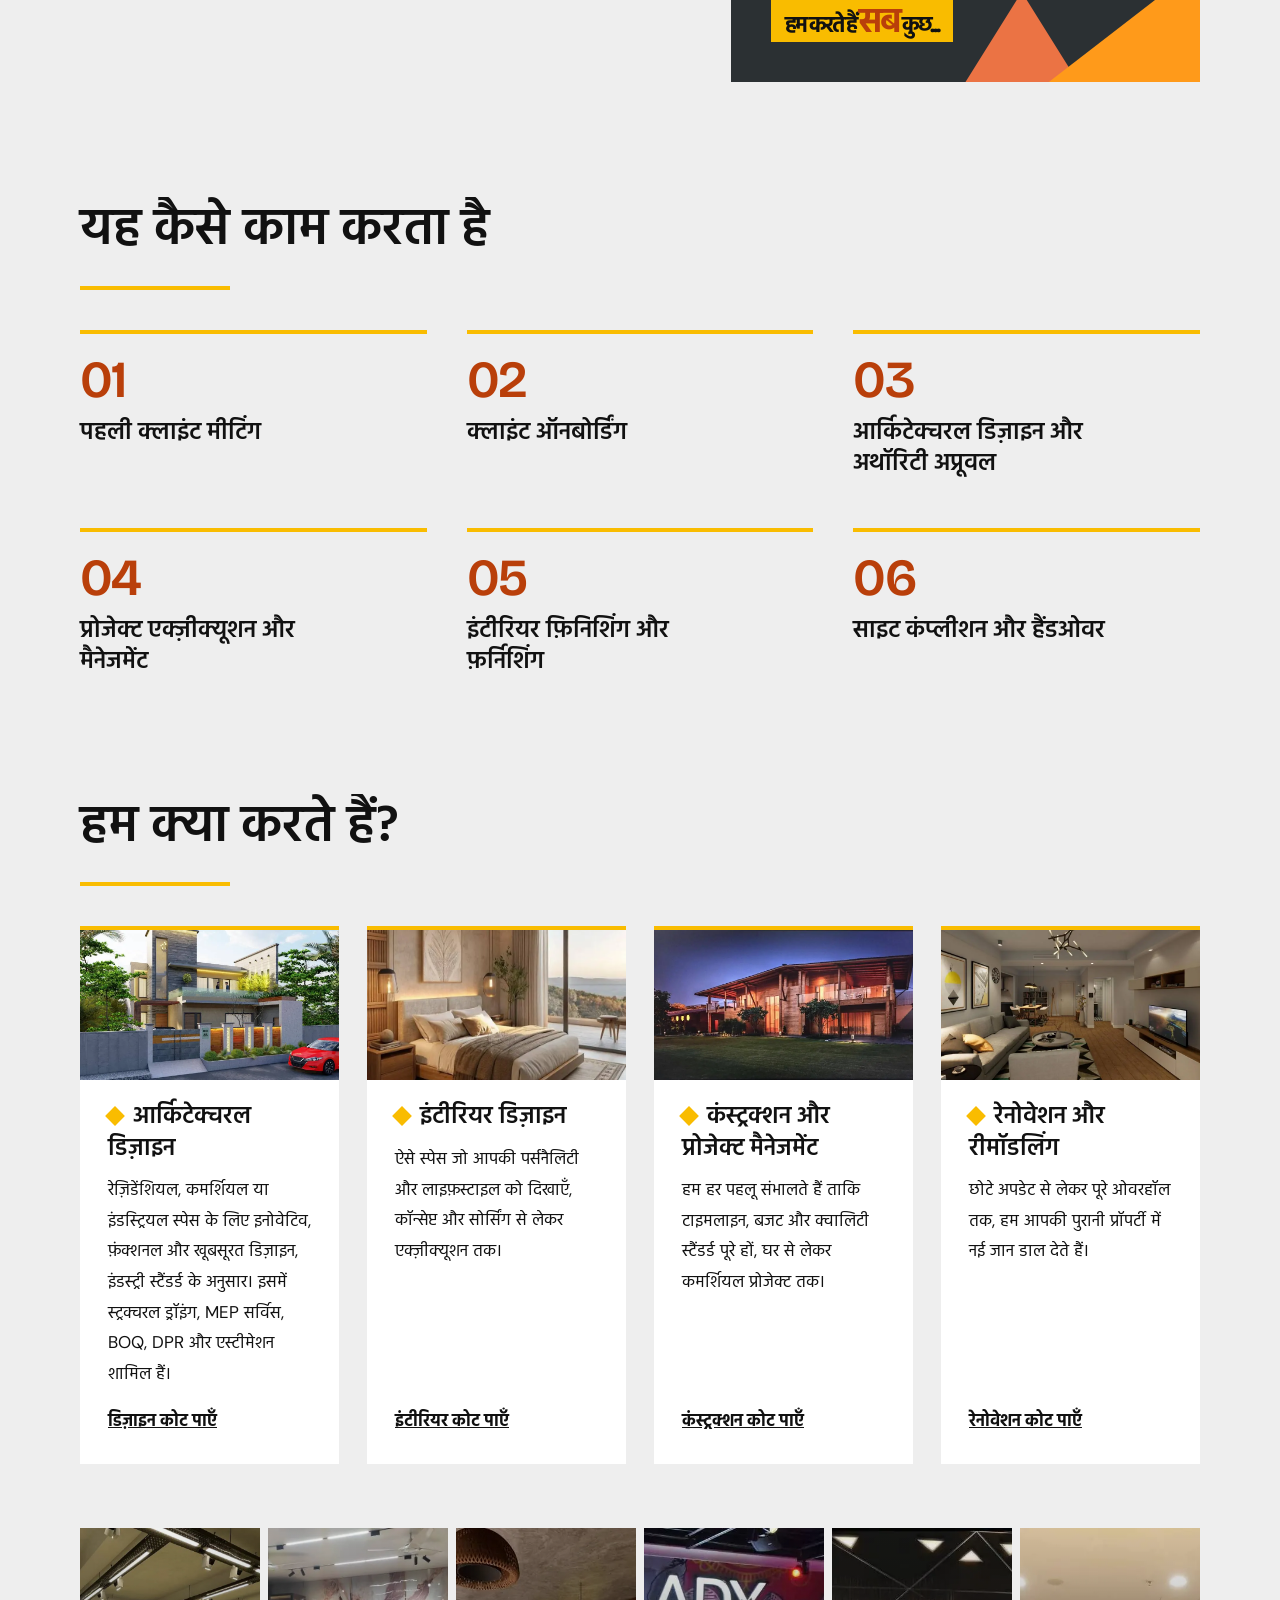
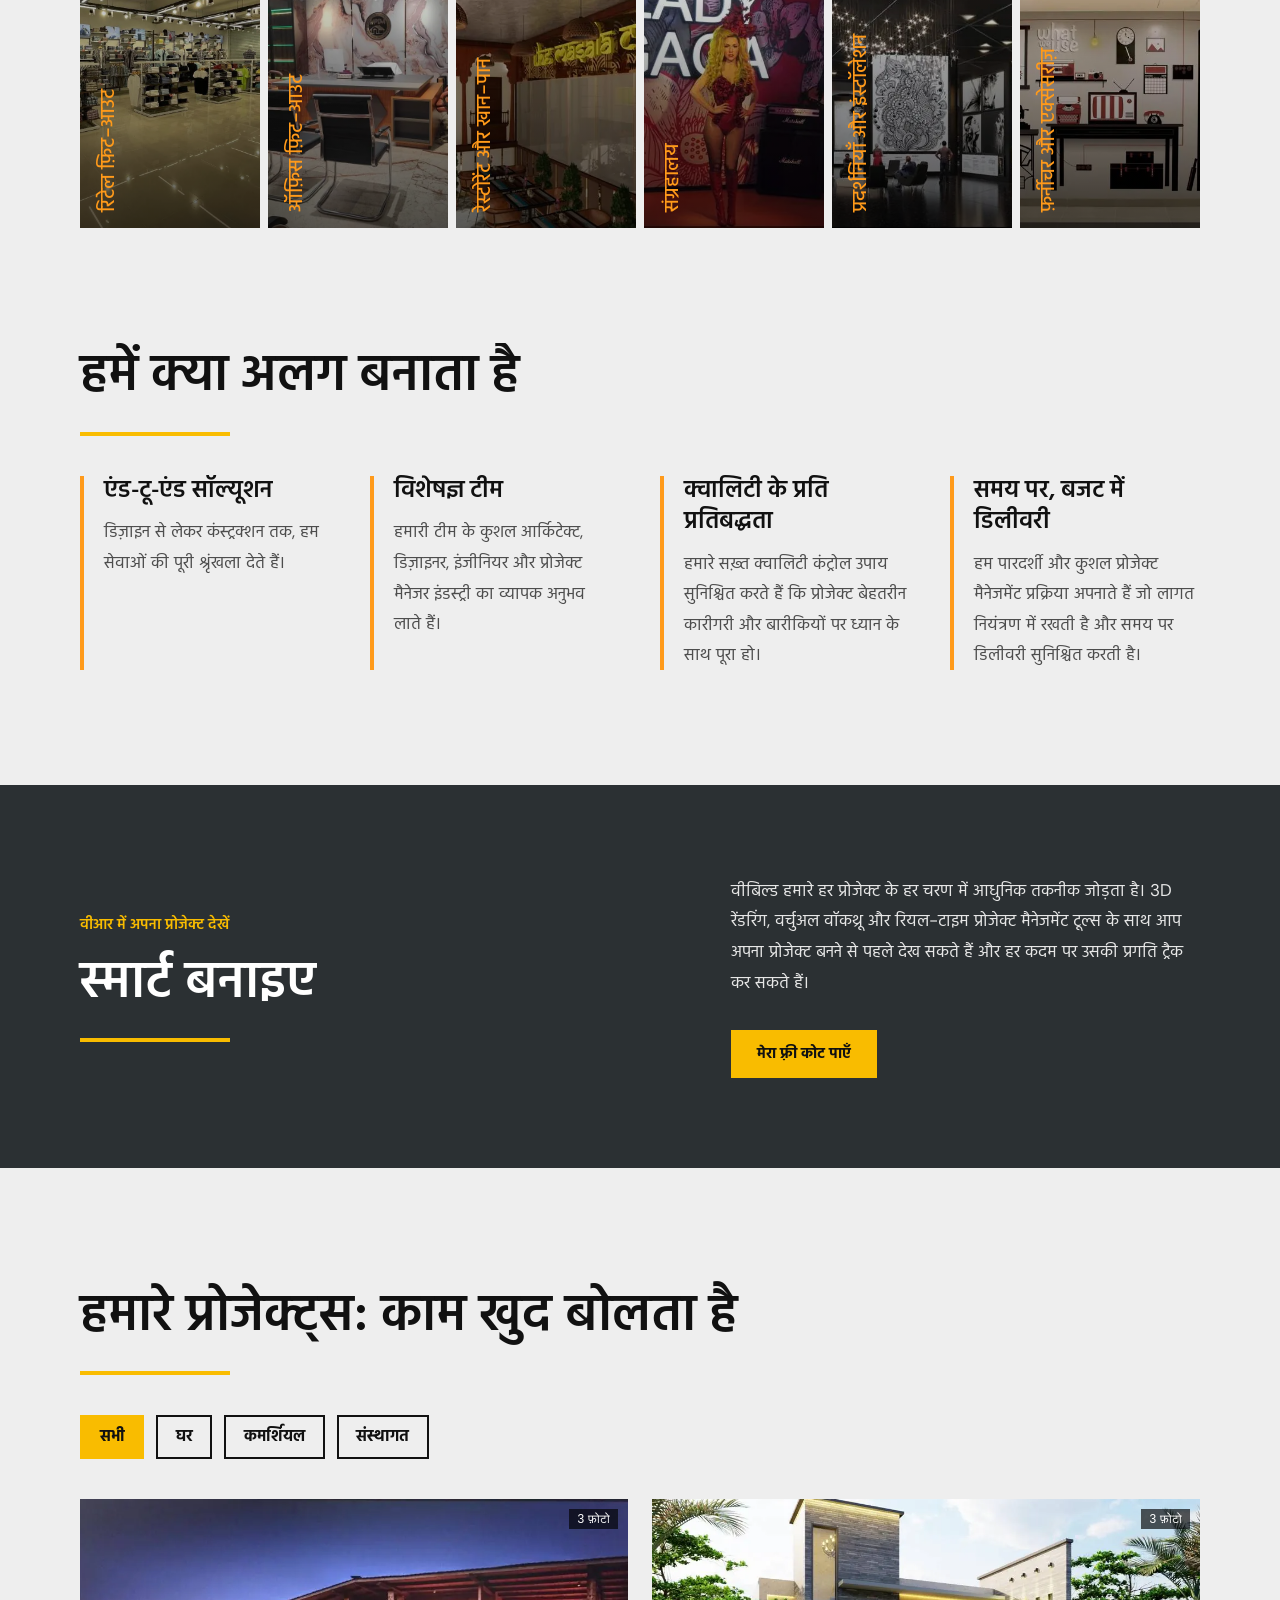
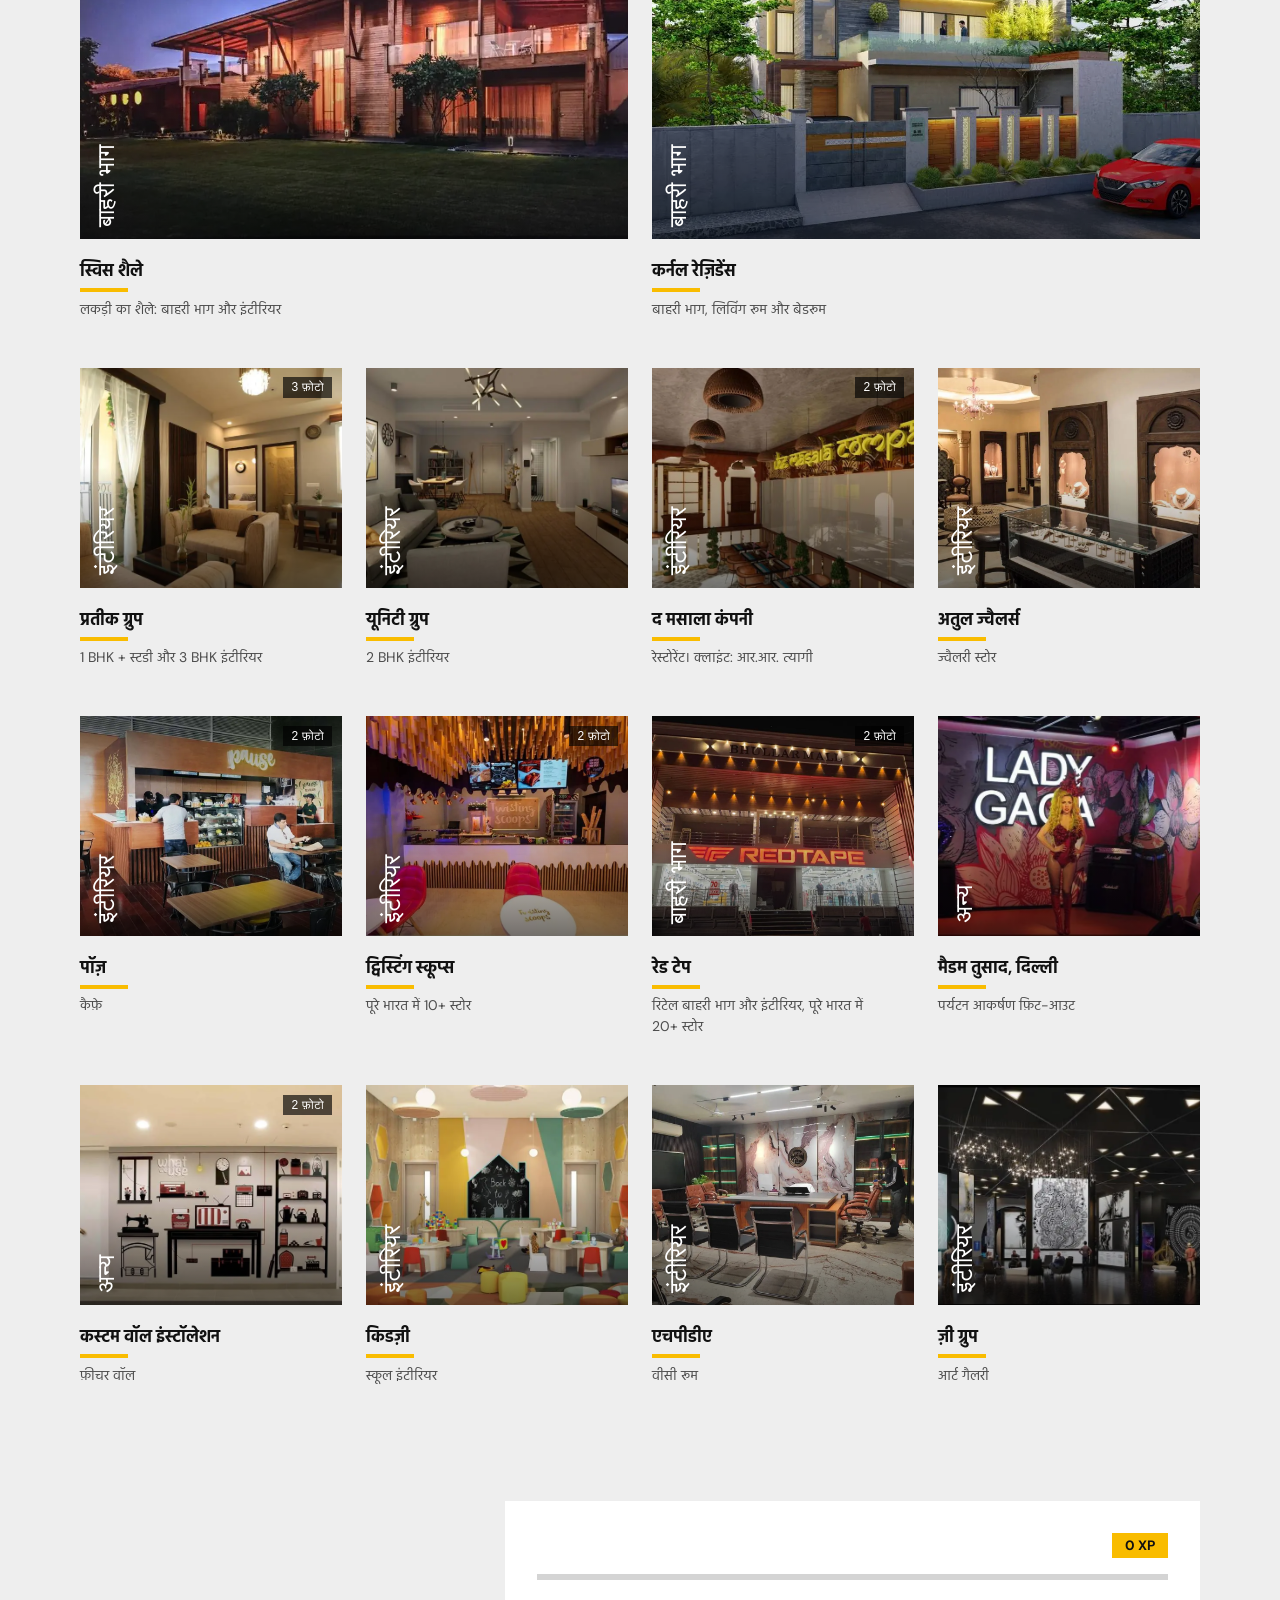
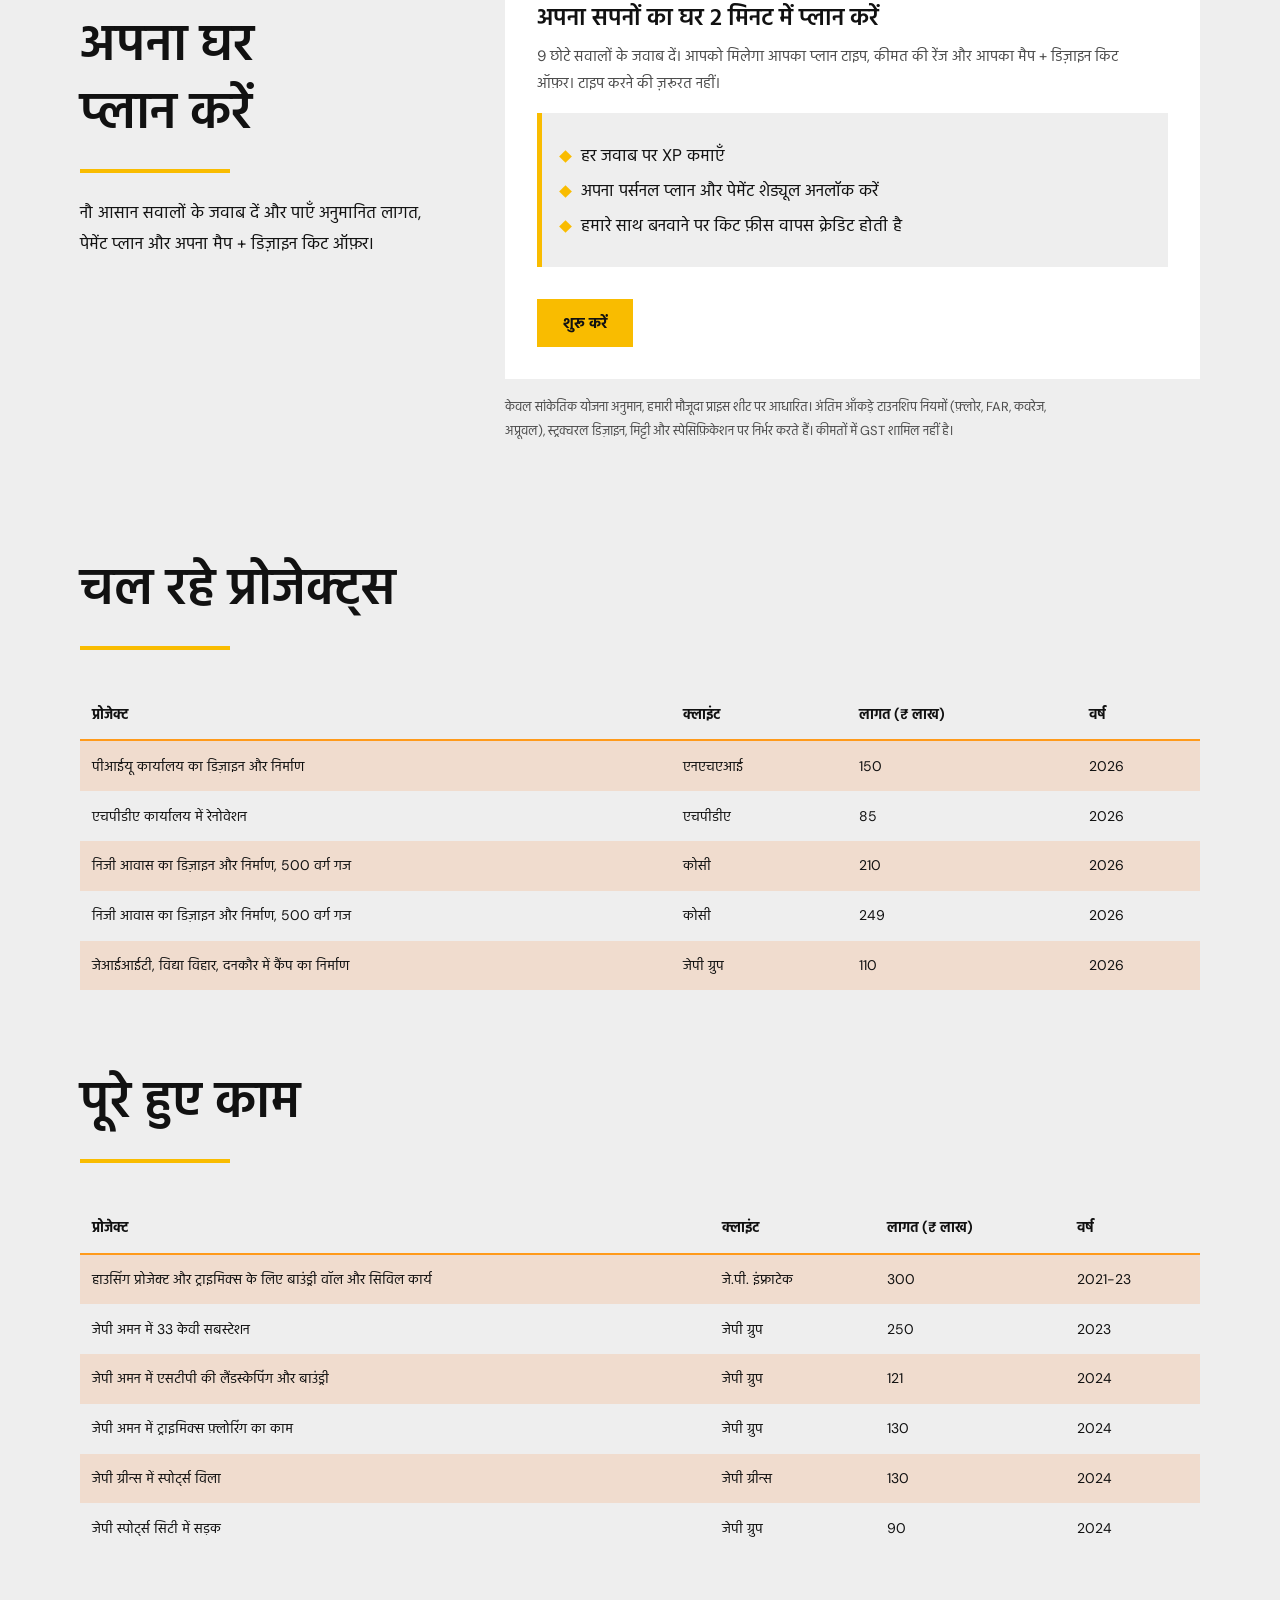
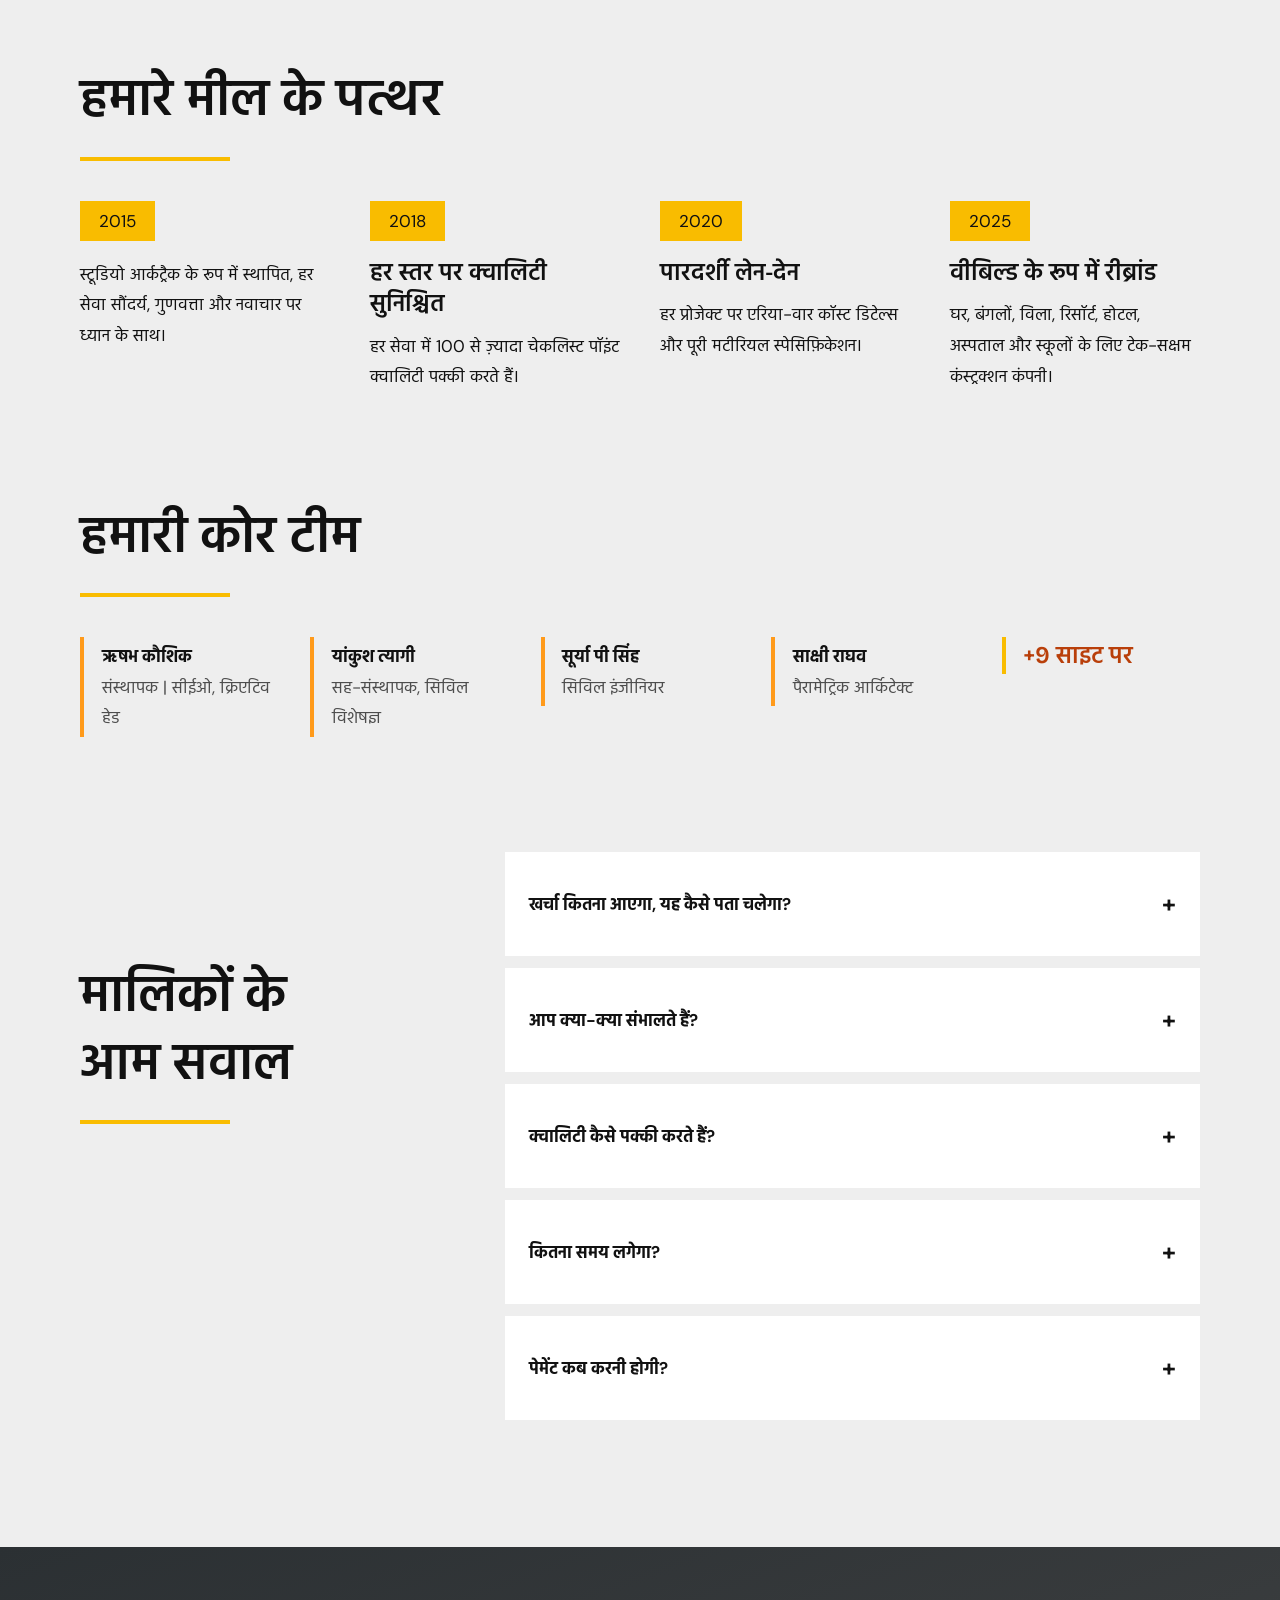
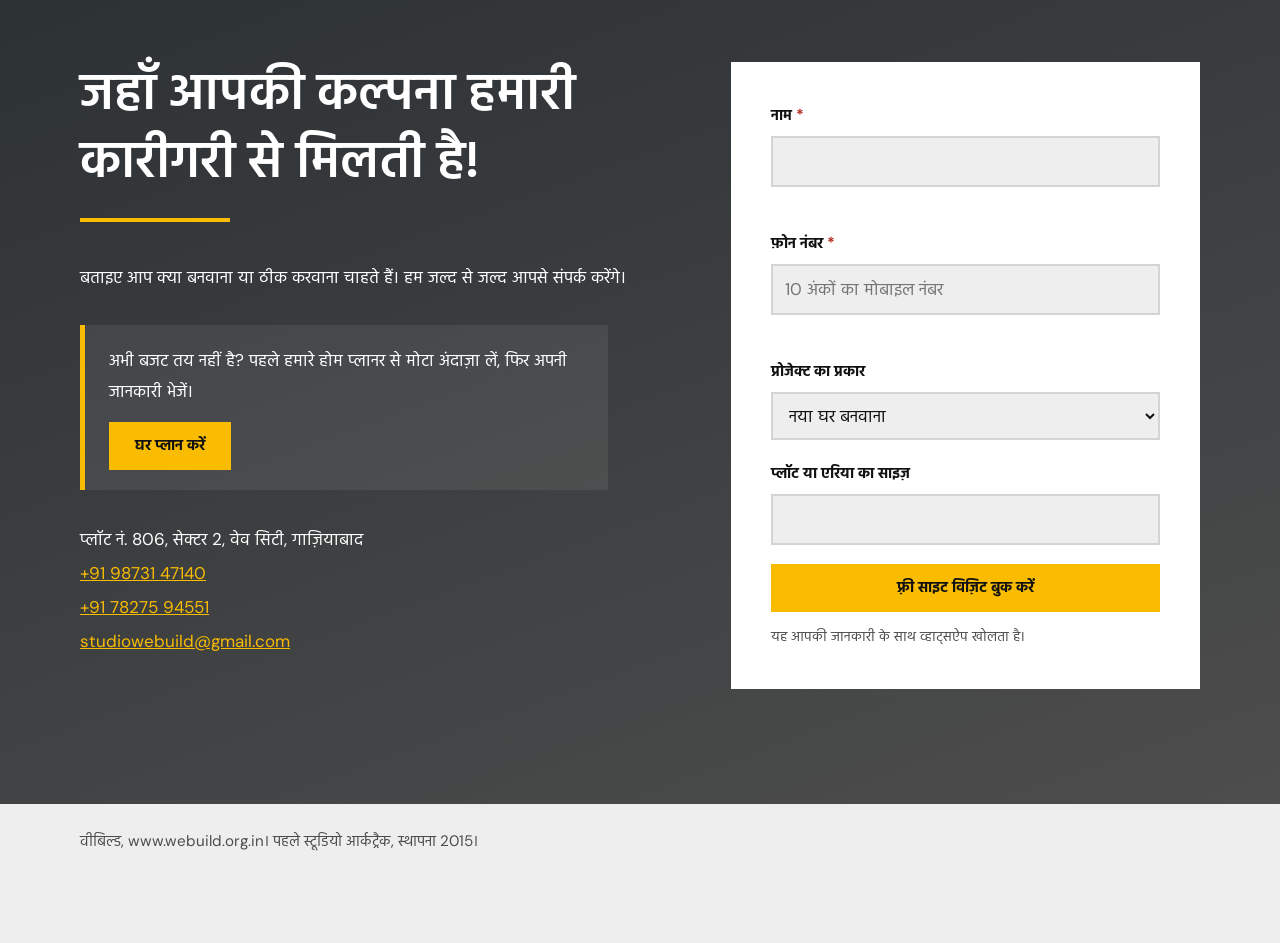
<file: hi/index.html>
<!DOCTYPE html>

<html lang="hi">
<head>
<meta charset="utf-8"/>
<meta content="width=device-width, initial-scale=1, viewport-fit=cover" name="viewport"/>
<title>वेव सिटी/गाज़ियाबाद/NCR में घर निर्माण और इंटीरियर डिज़ाइन | Webuild</title>
<meta content="वेव सिटी, गाज़ियाबाद और NCR में टर्नकी घर निर्माण, आर्किटेक्चर और इंटीरियर। पारदर्शी एरिया-वार लागत, 100+ क्वालिटी चेक। मुफ़्त साइट विज़िट पाएँ।" name="description"/>
<link href="https://fonts.googleapis.com" rel="preconnect"/><link crossorigin="" href="https://fonts.gstatic.com" rel="preconnect"/><meta content="index,follow,max-image-preview:large" name="robots"/><link href="https://www.webuild.org.in/hi/" rel="canonical"/><link href="https://www.webuild.org.in/" hreflang="en" rel="alternate"/><link href="https://www.webuild.org.in/hi/" hreflang="hi" rel="alternate"/><link href="https://www.webuild.org.in/" hreflang="x-default" rel="alternate"/><meta content="https://www.webuild.org.in/hi/" property="og:url"/><meta content="Webuild" property="og:site_name"/><meta content="https://www.webuild.org.in/images/webuild-swiss-chalet-exterior-at-dusk.webp" property="og:image"/><meta content="1000" property="og:image:width"/><meta content="551" property="og:image:height"/><meta content="https://www.webuild.org.in/images/webuild-swiss-chalet-exterior-at-dusk.webp" name="twitter:image"/><meta content="hi_IN" property="og:locale:alternate"/><script>window.WB={lang:"hi",alt:"https://www.webuild.org.in/"}</script><script async="" src="https://www.googletagmanager.com/gtag/js?id=G-YB61EN7J5C"></script><script>window.dataLayer=window.dataLayer||[];function gtag(){dataLayer.push(arguments)}gtag('js',new Date());gtag('config','G-YB61EN7J5C');</script>
<link href="data:image/svg+xml,%3Csvg xmlns='http://www.w3.org/2000/svg' viewBox='0 0 64 64'%3E%3Crect width='64' height='64' fill='%23F9BC00'/%3E%3Ctext x='32' y='47' font-size='42' font-weight='700' text-anchor='middle' font-family='Arial' fill='%23111'%3EW%3C/text%3E%3C/svg%3E" rel="icon"/>
<meta content="website" property="og:type"/><meta content="वेव सिटी/गाज़ियाबाद/NCR में घर निर्माण और इंटीरियर डिज़ाइन | Webuild" property="og:title"/><meta content="वेव सिटी, गाज़ियाबाद और NCR में टर्नकी घर निर्माण, आर्किटेक्चर और इंटीरियर। पारदर्शी एरिया-वार लागत, 100+ क्वालिटी चेक। मुफ़्त साइट विज़िट पाएँ।" property="og:description"/><meta content="hi_IN" property="og:locale"/><meta content="summary" name="twitter:card"/><meta content="#F9BC00" name="theme-color"/>
<script type="application/ld+json">{"@context":"https://schema.org","@type":"GeneralContractor","name":"Webuild","alternateName":"studio archtrak","foundingDate":"2015","url":"https://www.webuild.org.in/","areaServed":["Wave City","Ghaziabad","Delhi NCR"],"email":"studiowebuild@gmail.com","telephone":["+919873147140","+917827594551"],"address":{"@type":"PostalAddress","streetAddress":"Plot no. 806, Sector 2, Wave City","addressLocality":"Ghaziabad","addressRegion":"Uttar Pradesh","addressCountry":"IN"}}</script>
<link href="https://fonts.googleapis.com/css2?family=Bricolage+Grotesque:opsz,wght@12..96,600;12..96,700&amp;family=DM+Sans:wght@400;500;700&amp;family=Hind:wght@400;600;700&amp;display=swap" rel="stylesheet"/>
<style>
/* Tokens taken from the profile deck: light grey ground, yellow/orange/coral triangles, charcoal, slate */
:root{--bg:#EEE;--card:#fff;--ink:#111;--mut:#4d4d4d;--y:#F9BC00;--o:#FF9A1A;--c:#EB7344;--s:#869CA3;--row:#F0DCCE;--line:#d4d4d4;
--f:"DM Sans","Hind",Arial,Helvetica,sans-serif;--fh:"Bricolage Grotesque","Hind","DM Sans",Arial,sans-serif;--lead:clamp(1.125rem,2vw,1.3rem);--sec:clamp(4.5rem,9vw,8rem);--gut:clamp(1.5rem,6vw,3rem);/* SPACING 4pt scale */--s2:.5rem;--s4:1rem;--s5:1.5rem;--s7:3rem;--s8:5rem;/* TYPE SCALE (fluid, ~1.25 ratio) */--t0:1.0625rem;--t1:clamp(1.25rem,2.4vw,1.5rem);--t2:clamp(1.5rem,3vw,1.9rem);--t3:clamp(2rem,5vw,3.25rem);--t4:clamp(2.5rem,7vw,4.5rem);/* COLOUR ROLES: brand shapes (--y,--o,--c) vs text-safe accent (--at, 4.5:1) */--at:#B93F0A;--err:#B3261E;/* MOTION */--ease:cubic-bezier(.2,.7,.2,1);--dur:.2s;color-scheme:light dark;box-sizing:border-box;padding-top:env(safe-area-inset-top,0px);padding-bottom:env(safe-area-inset-bottom,0px)}
@media (prefers-color-scheme:dark){:root:not([data-theme="light"]){--bg:#1c1f22;--card:#262a2e;--ink:#f2f2f2;--mut:#c4c4c4;--row:#33302d;--line:#3a3f44;--at:#FF9A1A;--err:#ff8a80}}
:root[data-theme="dark"]{--bg:#1c1f22;--card:#262a2e;--ink:#f2f2f2;--mut:#c4c4c4;--row:#33302d;--line:#3a3f44;--at:#FF9A1A;--err:#ff8a80}
*,*::before,*::after{box-sizing:inherit}
html{height:100%;scroll-behavior:smooth;scroll-padding-top:calc(env(safe-area-inset-top,0px) + 80px)}
body{min-height:100%;margin:0;background:var(--bg);color:var(--ink);font:400 var(--t0)/1.65 var(--f)}
h1,h2,h3{margin:0 0 .4em;font-family:var(--fh)}
h1{font-weight:600;line-height:1.02;letter-spacing:-.03em;font-size:var(--t4);text-wrap:balance}h2{font-weight:600;line-height:1.08;letter-spacing:-.025em;text-wrap:balance}
h2{font-size:var(--t3)}
h3{font-size:var(--t1);font-weight:600;line-height:1.25;letter-spacing:-.01em}
p{margin:0 0 1em;max-width:62ch;text-wrap:pretty}
:focus-visible{outline:3px solid var(--c);outline-offset:3px}
.w{width:min(100% - 2*var(--gut),1120px);margin-inline:auto;position:relative;z-index:1}
section{padding:var(--sec) 0;position:relative;overflow:hidden}
.sr{position:absolute;left:-9999px}
.rule{display:block;width:150px;height:4px;background:var(--y);margin:1.25rem 0 2.5rem}
.dia::before{content:"";display:inline-block;width:14px;height:14px;background:var(--y);transform:rotate(45deg);margin-right:.7rem}
.btn{display:inline-flex;align-items:center;justify-content:center;min-height:48px;padding:.6rem 1.5rem;border:2px solid var(--y);background:linear-gradient(var(--o),var(--o)) no-repeat left/0 100% var(--y);color:#111;font:700 .9375rem/1.1 var(--f);letter-spacing:.04em;text-decoration:none;cursor:pointer;transition:background-size var(--dur) var(--ease),border-color var(--dur),transform var(--dur) var(--ease)}
.btn:hover{background-size:100% 100%;border-color:var(--o)}.btn:active{transform:translateY(1px)}
.btn.alt{background:linear-gradient(var(--ink),var(--ink)) no-repeat left/0 100% transparent;color:var(--ink);border-color:var(--ink);transition:background-size var(--dur) var(--ease),color var(--dur)}
.btn.alt:hover{background-size:100% 100%;color:var(--bg);border-color:var(--ink)}
/* header + tiled logo */
header{position:fixed;left:0;right:0;top:env(safe-area-inset-top,0px);z-index:20;background:var(--bg)}main{padding-top:calc(76px + env(safe-area-inset-top,0px))}
.bar{display:flex;align-items:center;justify-content:space-between;min-height:76px}
.logo{text-decoration:none;display:block}.logo img{display:block;height:56px;width:auto;max-width:100%}
nav ul{display:flex;gap:2rem;list-style:none;margin:0;padding:0;align-items:center}
nav a{color:var(--ink);text-decoration:none;position:relative;padding-bottom:.4rem}
nav a:not(.btn)::after{content:"";position:absolute;left:0;bottom:0;width:0;height:3px;background:var(--y);transition:width .2s}
nav a:not(.btn):hover::after,nav a[aria-current]::after{width:28px}
.lt{min-height:44px;margin-left:var(--s4);padding:0 var(--s4);border:2px solid var(--ink);background:transparent;color:var(--ink);font:700 .95rem var(--f);cursor:pointer}.lt:hover{background:var(--ink);color:var(--bg)}
.mb{display:none;min-width:48px;min-height:48px;background:none;border:2px solid var(--ink);color:var(--ink);font-size:1.3rem;cursor:pointer}
@media (max-width:820px){.mb{display:block}nav{position:absolute;left:0;right:0;top:100%;background:var(--bg);display:none;border-bottom:3px solid var(--y)}nav.open{display:block}nav ul{flex-direction:column;align-items:stretch;gap:0;padding:.5rem 1.25rem 1rem}nav li a{display:block;padding:.8rem 0}}
/* hero with low-poly corners */
.hero{text-align:center;padding-top:clamp(3.5rem,7vw,6rem);padding-bottom:7rem}
.hero h1{margin-bottom:1.5rem}
.hero .o{color:var(--at);display:block}
.hero .o::before,.hero .o::after{content:"";display:inline-block;width:.18em;height:.18em;background:var(--y);transform:rotate(45deg);margin:0 .35em;vertical-align:middle}
.hero p{margin-inline:auto;max-width:56ch;font-size:var(--lead);line-height:1.55;letter-spacing:-.005em}
.deco{position:absolute;z-index:0;pointer-events:none}
.bl{bottom:0;left:0;width:260px}.br{bottom:0;right:0;width:260px;transform:scaleX(-1)}
.chips{display:flex;flex-wrap:wrap;gap:.75rem;justify-content:center;margin:2.5rem 0 0;padding:0;list-style:none}
.chips a{display:flex;align-items:center;min-height:44px;padding:0 1.1rem;transition:background var(--dur),color var(--dur);border:2px solid var(--ink);color:var(--ink);text-decoration:none;font-weight:700;background:var(--bg)}
.chips a:hover{background:var(--ink);color:var(--bg)}
.cta{display:flex;flex-wrap:wrap;gap:1rem;justify-content:center;margin-top:2.5rem}
/* stats */
.stats{background:var(--card);padding:clamp(3rem,6vw,4.5rem) 0}
.stats .w{display:grid;grid-template-columns:1fr;gap:2rem}
.stats h2{color:var(--at);margin:0;font-size:var(--t1)}.stats h2 br{display:none}
.stats ul{list-style:none;margin:0;padding:0;display:grid;grid-template-columns:repeat(4,minmax(0,1fr));gap:2rem}
.stats li{display:flex;flex-direction:column;align-items:flex-start;gap:.6rem}
.stats b{font:600 clamp(2.5rem,6vw,4rem)/1 var(--fh);letter-spacing:-.02em;font-variant-numeric:tabular-nums;color:var(--at);min-width:2ch}
.stats span{font-weight:600;text-transform:uppercase;font-size:.8125rem;line-height:1.2;letter-spacing:.14em}
@media (max-width:760px){.stats ul{grid-template-columns:repeat(2,minmax(0,1fr));gap:2rem 1.5rem}}
/* about */
.two{display:grid;grid-template-columns:1.1fr .9fr;gap:clamp(2rem,6vw,5rem);align-items:center}
@media (max-width:820px){.two{grid-template-columns:1fr}}
.dd{background:#2b3033;color:#fff;padding:clamp(1.5rem,4vw,2.5rem);position:relative;overflow:hidden;isolation:isolate;min-height:clamp(340px,52vw,440px);display:flex;flex-direction:column;justify-content:flex-end;font:700 clamp(2.4rem,7vw,4.2rem)/1.02 var(--fh);letter-spacing:-.03em;text-shadow:0 2px 14px rgba(0,0,0,.55)}
.dd p{margin:0;position:relative;z-index:1}.dd p:nth-of-type(2){color:var(--y)}.dd p:nth-of-type(3){color:#FF9A1A}
.dd .all{display:inline-block;align-self:flex-start;margin-top:1rem;padding:.35rem .9rem;background:var(--y);color:#111;font-size:clamp(1rem,2.6vw,1.4rem);text-shadow:none}.dd .all b{font-size:1.5em;line-height:.9;color:#B93F0A}
.dd .pt{position:absolute;z-index:-1;top:0;right:0;width:68%;height:72%;background-size:cover;background-position:center;clip-path:polygon(34% 0,100% 0,100% 100%,0 100%);transition:transform .6s var(--ease)}.dd:hover .pt{transform:scale(1.05)}
.dd i{position:absolute;z-index:-1;display:block}
.dd .t1{left:-30px;top:-30px;width:180px;height:180px;background:var(--y);clip-path:polygon(0 0,100% 0,0 100%)}
.dd .t2{right:22%;bottom:-30px;width:150px;height:120px;background:var(--c);clip-path:polygon(0 100%,100% 100%,50% 0);transition:transform .5s var(--ease)}.dd:hover .t2{transform:translateY(-14px)}
.dd .t3{right:-30px;bottom:-30px;width:220px;height:170px;background:var(--o);clip-path:polygon(100% 0,100% 100%,0 100%)}
@media(prefers-reduced-motion:reduce){.dd .t2,.dd .pt{transition:none}}
/* mission steps, staggered like the deck */
.steps{display:grid;grid-template-columns:repeat(3,1fr);gap:3rem;margin-top:1rem}
.steps article:nth-child(2){margin-top:3rem}.steps article:nth-child(3){margin-top:6rem}
@media (max-width:820px){.steps{grid-template-columns:1fr}.steps article:nth-child(n){margin-top:0}}
/* services */
.sv{display:grid;grid-template-columns:repeat(auto-fit,minmax(240px,1fr));gap:1.75rem}
.sv article{background:var(--card);padding:1.75rem;display:flex;flex-direction:column;border-top:4px solid var(--y)}
.sv article p{flex:1}.sv a{color:var(--ink);font-weight:700}
.fo{display:grid;grid-template-columns:repeat(6,minmax(0,1fr));gap:8px;margin-top:4rem}
.fo div{background:linear-gradient(160deg,#4d4d4d,#2b3033);min-height:clamp(240px,40vw,300px);padding:clamp(.4rem,1.5vw,1rem);display:flex;align-items:flex-end}.fo .vl{font-size:clamp(.75rem,1.9vw,1.25rem);overflow-wrap:anywhere}
.vl{writing-mode:vertical-rl;transform:rotate(180deg);font-weight:500;color:var(--o);font-size:1.5rem;line-height:1.1}
/* portfolio */
.tabs{display:flex;flex-wrap:wrap;gap:.75rem;margin:0 0 2.5rem}
.tab{min-height:44px;padding:.4rem 1.1rem;border:2px solid var(--ink);background:transparent;color:var(--ink);font:700 1rem var(--f);cursor:pointer}
.tab[aria-selected="true"]{background:var(--y);border-color:var(--y);color:#111}
#pg{display:grid;grid-template-columns:repeat(4,minmax(0,1fr));gap:3rem 1.5rem}
#pg:not(:has(.pc[hidden])) .pc:nth-child(-n+2){grid-column:span 2}#pg:not(:has(.pc[hidden])) .pc:nth-child(-n+2) .ph{height:340px}
@media (max-width:960px){#pg{grid-template-columns:repeat(2,minmax(0,1fr))}}
@media (max-width:560px){#pg{grid-template-columns:1fr}#pg:not(:has(.pc[hidden])) .pc:nth-child(-n+2){grid-column:auto}#pg:not(:has(.pc[hidden])) .pc:nth-child(-n+2) .ph{height:220px}}
.pc[hidden]{display:none}
.ph{height:170px;padding:.8rem;display:flex;align-items:flex-end;background:linear-gradient(135deg,var(--s),#4d4d4d)}
.ph.com{background:linear-gradient(135deg,#4d4d4d,var(--c))}
.ph.inst{background:linear-gradient(135deg,var(--y),var(--o) 55%,#4d4d4d)}
.ph .vl{color:#fff}
.cap{display:inline-block;font-weight:700;border-bottom:4px solid var(--y);margin:1rem 0 .4rem}
.meta{color:var(--mut);font-size:.875rem;line-height:1.5;letter-spacing:.01em;margin:0}
/* tables */
.tw{overflow-x:auto;margin:0 0 5rem}.tw:last-child{margin-bottom:0}
table{width:100%;border-collapse:collapse;min-width:600px;font-size:.875rem;line-height:1.5}
th{text-align:left;padding:.9rem .75rem;border-bottom:2px solid var(--o)}
td{padding:.9rem .75rem}
tbody tr:nth-child(odd) td{background:var(--row)}
/* milestones, team */
.ms{display:grid;grid-template-columns:repeat(auto-fit,minmax(220px,1fr));gap:2.5rem}
.yr{display:inline-block;background:var(--y);color:#111;padding:.3rem 1.2rem;margin-bottom:1.1rem}
.tm{display:grid;grid-template-columns:repeat(auto-fit,minmax(180px,1fr));gap:2rem;align-items:start}
.tm div{border-left:4px solid var(--o);padding:.25rem 0 .25rem 1.1rem}.tm .big{font-size:1.5rem;line-height:1.2;border-left-color:var(--y)}
.tm b{display:block}.tm span{color:var(--mut)}
.big{font-family:var(--fh);font-size:2.4rem;font-weight:600;color:var(--at);letter-spacing:-.02em;font-variant-numeric:tabular-nums}
/* faq */
details{background:var(--card);margin-bottom:.75rem}.faq{display:grid;grid-template-columns:minmax(0,4fr) minmax(0,8fr);gap:2rem clamp(2rem,6vw,5rem);align-items:start}.fh{position:sticky;top:7rem}.fh .rule{margin-bottom:0}@media (max-width:820px){.faq{grid-template-columns:1fr}.fh{position:static}.fh .rule{margin-bottom:.5rem}}
summary{cursor:pointer;padding:1.25rem 1.5rem;font-weight:700;list-style:none;display:flex;justify-content:space-between;align-items:center;gap:1rem;min-height:64px}
summary::-webkit-details-marker{display:none}
summary::after{content:"+";font-size:1.5rem;line-height:1;transition:transform .2s}
details[open] summary::after{transform:rotate(45deg)}
details p{margin:0;padding:0 1.5rem 1.5rem;color:var(--mut)}
/* contact */
.ct{background:linear-gradient(160deg,#2b3033,#4d4d4d);color:#fff}
.ct h2{color:#fff}
.ct a{color:var(--y)}
.ct .two{align-items:start}
.ct .ok a{color:var(--ink);font-weight:700;text-decoration:underline}.fnote{margin:.75rem 0 0;font-size:.875rem;color:var(--mut)}form{background:var(--card);color:var(--ink);padding:clamp(1.5rem,4vw,2.5rem)}.ct .two>div>p:last-of-type{line-height:2;margin-top:2rem}
.fd{display:grid;gap:.4rem;margin-top:1.25rem}
.fd:first-child{margin-top:0}
label{font-weight:700;font-size:.95rem}
input,select{width:100%;min-height:48px;padding:.5rem .8rem;border:2px solid var(--line);background:var(--bg);color:var(--ink);font:inherit}
.err{color:var(--err);font-size:.9rem;min-height:1.2em;margin:0}

.ok{border:2px solid #17794A;padding:1rem;font-weight:700;margin-top:1rem}
footer{padding:1.5rem 0 5.5rem;font-size:.95rem;color:var(--mut)}
.mbar{display:none}
@media (max-width:820px){.mbar{display:grid;grid-template-columns:1fr 1fr;gap:.6rem;position:fixed;left:0;right:0;bottom:0;z-index:30;background:#111;padding:.6rem .8rem calc(.6rem + env(safe-area-inset-bottom,0px))}.mbar .btn{min-height:46px}}
/* ---- Interaction layer ---- */
header{transition:box-shadow var(--dur)}header.sc{box-shadow:0 1px 0 var(--line)}
.sv article,.pc{transition:transform var(--dur) var(--ease)}.sv article:hover,.pc:hover{transform:translateY(-8px)}.sv article:hover{box-shadow:0 14px 30px rgba(0,0,0,.14)}
input[aria-invalid="true"]{border-color:var(--err)}input:focus-visible,select:focus-visible{outline-offset:0;border-color:var(--ink)}
label[data-req]::after{content:" *";color:var(--err)}
.skip:focus{left:var(--s4);top:var(--s4);z-index:99;background:var(--y);color:#111;padding:var(--s2) var(--s4)}
:lang(hi) h1,:lang(hi) h2,:lang(hi) h3{font-family:"Hind","Bricolage Grotesque",sans-serif;font-weight:600;line-height:1.3;letter-spacing:0}:lang(hi) .big,:lang(hi) .btn,:lang(hi) .meta,:lang(hi) .stats b,:lang(hi) .stats span,:lang(hi) .hero p{letter-spacing:0}:lang(hi) .stats span{text-transform:none;font-size:.9375rem}:lang(hi) .hero p{line-height:1.8}:lang(hi) .btn{line-height:1.3}html:lang(hi) body{line-height:1.8}
.ph{position:relative;overflow:hidden;border:0;width:100%;height:220px;cursor:default}button.ph{cursor:zoom-in}.ph img{position:absolute;inset:0;width:100%;height:100%;object-fit:cover;transition:transform var(--dur) var(--ease)}button.ph:hover img{transform:scale(1.1)}.ph:has(img)::after{content:"";position:absolute;inset:0;background:linear-gradient(0deg,rgba(0,0,0,.55),transparent 55%)}.ph .vl{position:relative;z-index:1}.cnt{position:absolute;z-index:1;top:.6rem;right:.6rem;background:rgba(0,0,0,.65);color:#fff;font-size:.75rem;padding:.2rem .55rem}
.sv article{overflow:hidden}.sv article>img{display:block;width:calc(100% + 3.5rem);max-width:none;height:150px;object-fit:cover;margin:-1.75rem -1.75rem 1.4rem}
.fo div{background-size:cover;background-position:center}
dialog.lb{border:0;padding:0;background:#111;color:#fff;width:min(96vw,1100px);max-width:none}dialog.lb::backdrop{background:rgba(0,0,0,.8)}.lb img{display:block;width:100%;max-height:78vh;object-fit:contain;background:#000}.lbb{display:flex;align-items:center;gap:.5rem;padding:.6rem .9rem}.lbb span{flex:1}.lbb button{min-width:44px;min-height:44px;border:1px solid #666;background:transparent;color:#fff;font-size:1.2rem;cursor:pointer}.lbb button:hover{background:#333}.lb.one #lbp,.lb.one #lbn{display:none}
/* ---- Micro-interactions (3): reveal, click cues, compact header ---- */
.js .rv{opacity:0;transform:translateY(40px) scale(.97);transition:opacity .8s var(--ease) var(--d,0ms),transform .8s var(--ease) var(--d,0ms)}
.js .rv.in{opacity:1;transform:none}
.pc .cap{display:block;width:100%;border-bottom:0;padding-bottom:.4rem;background:linear-gradient(var(--y),var(--y)) no-repeat left bottom/3rem 4px;transition:background-size .3s var(--ease)}
.pc:hover .cap,.pc:focus-within .cap{background-size:100% 6px}
.cnt{transition:background .25s,color .25s}.pc:hover .cnt,.pc:focus-within .cnt{background:var(--y);color:#111}
.fo div{position:relative;overflow:hidden}.fo div::after{content:"";position:absolute;inset:0;background:linear-gradient(0deg,rgba(0,0,0,.65),rgba(0,0,0,.05));transition:opacity .25s var(--ease)}.fo div:hover::after{opacity:.2}
.fo .vl{position:relative;z-index:1;translate:0 0;transition:translate .25s var(--ease)}.fo div:hover .vl{translate:0 -14px;color:#fff}.fo div{transition:flex .3s}
.bar{transition:min-height .25s var(--ease)}header.cp .bar{min-height:56px}
.logo img{transition:height .25s var(--ease)}header.cp .logo img{height:38px}
header::after{content:"";position:absolute;left:0;right:0;bottom:0;height:5px;background:var(--o);transform:scaleX(var(--p,0));transform-origin:left}
/* ---- Case study ---- */
html.csopen{overflow:hidden}
dialog.cs{width:100%;height:100%;max-width:none;max-height:none;border:0;padding:0;background:var(--bg);color:var(--ink);overflow-y:auto}
.csh{position:sticky;top:0;z-index:3;display:flex;justify-content:space-between;align-items:center;padding:.75rem var(--gut);background:var(--bg);border-bottom:1px solid var(--line);font-size:.8125rem;letter-spacing:.14em;font-weight:600}
.csh button{min-height:44px;padding:0 1rem;border:2px solid var(--ink);background:transparent;color:var(--ink);font:700 .9375rem var(--f);cursor:pointer}.csh button:hover{background:var(--ink);color:var(--bg)}
.csc{width:min(100% - 2*var(--gut),1120px);margin:0 auto}
.cs .eb{margin:clamp(2.5rem,6vw,4.5rem) 0 .75rem;font-size:.8125rem;font-weight:600;text-transform:uppercase;letter-spacing:.14em;color:var(--at)}
.cs h2{font-size:var(--t4);margin:0 0 clamp(1.5rem,4vw,2.5rem)}
.cs figure{margin:0}.cs img{display:block;width:100%;height:auto}
.cs figure.cov{width:min(100% - 2*var(--gut),1120px);margin:0 auto}.cs .cov img{max-height:78vh;object-fit:cover}
.cs figcaption{margin-top:.75rem;font-size:.875rem;line-height:1.5;color:var(--mut);max-width:62ch}
.cs figcaption b{margin-right:.6rem;font-size:.75rem;font-weight:600;text-transform:uppercase;letter-spacing:.1em;color:var(--ink)}
.facts{display:flex;flex-wrap:wrap;gap:1.5rem 3.5rem;margin:clamp(2rem,5vw,3.5rem) 0;padding:1.5rem 0;border-block:1px solid var(--line)}
.facts div{display:grid;gap:.3rem}.facts dt{font-size:.8125rem;font-weight:600;text-transform:uppercase;letter-spacing:.14em;color:var(--mut)}.facts dd{margin:0;font-weight:600}
.nar{display:grid;grid-template-columns:1fr 1fr;gap:2rem clamp(2rem,6vw,5rem);margin-bottom:clamp(2.5rem,6vw,4.5rem)}.nar h3{font-size:.8125rem;text-transform:uppercase;letter-spacing:.14em;color:var(--at);margin-bottom:.75rem}
.seq{display:grid;grid-template-columns:repeat(2,minmax(0,1fr));gap:clamp(1.5rem,4vw,3rem) clamp(1rem,2.5vw,2rem);align-items:start}.seq figure.wide{grid-column:1/-1}
.res{margin:clamp(3rem,7vw,5rem) 0 0;max-width:30ch;padding-left:1.25rem;border-left:5px solid var(--y);font:600 var(--t2)/1.25 var(--fh);letter-spacing:-.01em}
.cs blockquote{margin:2.5rem 0 0;max-width:52ch;font-size:var(--lead)}.cs cite{display:block;margin-top:.75rem;font-size:.875rem;color:var(--mut);font-style:normal}
.csn{display:flex;flex-wrap:wrap;justify-content:space-between;align-items:center;gap:1.5rem;margin-top:clamp(3rem,7vw,5.5rem);padding:2rem 0 clamp(3rem,7vw,5rem);border-top:1px solid var(--line)}
.csn button{min-height:48px;padding:0;border:0;background:none;color:var(--ink);font:600 var(--t1) var(--fh);cursor:pointer;text-align:left}.csn button:hover{color:var(--at)}
@media (max-width:760px){.nar{grid-template-columns:1fr}.seq{grid-template-columns:1fr}}
/* ---- process, differentiators, tech band ---- */
.flow{list-style:none;margin:0;padding:0;display:grid;grid-template-columns:repeat(3,minmax(0,1fr));gap:3rem 2.5rem}
.flow li{border-top:4px solid var(--y);padding-top:1.25rem}.flow .n{display:block;margin-bottom:.75rem;font:600 var(--t3)/1 var(--fh);letter-spacing:-.03em;color:var(--at)}.flow h3{margin:0;max-width:20ch}
.apart{display:grid;grid-template-columns:repeat(4,minmax(0,1fr));gap:2.5rem}.apart article{border-left:4px solid var(--o);padding-left:1.25rem}.apart p{margin:0;color:var(--mut)}
.tech{background:#2b3033;color:#fff;padding:clamp(3.5rem,7vw,6rem) 0}.tech h2{color:#fff;margin:0}.tech .rule{margin-bottom:0}.tech p{color:#e6e6e6}.tech .eb{margin:0 0 .75rem;font-size:.8125rem;font-weight:600;text-transform:uppercase;letter-spacing:.14em;color:var(--y)}.tech .btn{margin-top:1rem}
:lang(hi) .tech .eb{letter-spacing:0;text-transform:none;font-size:.9375rem}
@media (max-width:960px){.apart{grid-template-columns:repeat(2,minmax(0,1fr))}}
@media (max-width:820px){.flow{grid-template-columns:repeat(2,minmax(0,1fr));gap:2.5rem 1.5rem}}
@media (max-width:560px){.flow,.apart{grid-template-columns:1fr}}
.plan{margin:1.75rem 0 0;font-size:.9375rem}.plan a{color:var(--ink);font-weight:700;text-underline-offset:3px}.plan a:hover{color:var(--at)}
.ct .planbox .btn{color:#111;text-decoration:none}.ct .planbox{display:grid;gap:1rem;justify-items:start;margin-top:2rem;padding:1.25rem 1.5rem;max-width:44ch;border-left:5px solid var(--y);background:rgba(255,255,255,.07)}
/* ---- planner (scoped) ---- */
.pl-card{background:var(--card);padding:clamp(1.25rem,3vw,2rem)}.pl-top{display:flex;justify-content:flex-end}.pl-xp{background:var(--y);color:#111;padding:.25rem .8rem;font:700 .85rem var(--f)}
.pl-bar{height:6px;background:var(--line);margin:1rem 0 1.5rem;overflow:hidden}.pl-bar i{display:block;height:100%;width:0;background:linear-gradient(90deg,var(--y),var(--o));transition:width .4s}
#planner h3{margin:0 0 .5rem}#planner .fh p{margin-top:1.5rem}
.pl-m{color:var(--mut);font-size:.9375rem;margin:0 0 1rem}.pl-g{display:grid;grid-template-columns:repeat(auto-fit,minmax(160px,1fr));gap:.75rem}
.pl-o{background:var(--bg);border:2px solid var(--line);padding:1rem;text-align:left;font:inherit;color:inherit;cursor:pointer;transition:transform .2s,border-color .2s}.pl-o:hover,.pl-o:focus-visible{border-color:var(--y);transform:translateY(-2px)}.pl-o.sel{border-color:var(--c);background:var(--row)}
.pl-o b{display:block;font-family:var(--fh)}.pl-o small{color:var(--mut)}.pl-e{font-size:1.6rem;display:block}
.pl-cd{background:var(--bg);border-left:5px solid var(--y);padding:1rem 1.2rem;margin:1rem 0}.pl-big{font:600 clamp(1.7rem,5vw,2.3rem)/1.15 var(--fh);color:var(--at)}
.pl-row{display:flex;justify-content:space-between;gap:.8rem;padding:.4rem 0;border-bottom:1px solid var(--line)}.pl-row:last-child{border:0}
.pl-pill{display:inline-block;background:var(--y);color:#111;padding:.25rem .9rem;font:700 .85rem var(--f)}
#planner .pl-cd ul{list-style:none;padding:0;margin:.5rem 0}#planner .pl-cd li{padding:.15rem 0}#planner .pl-cd li::before{content:"";display:inline-block;width:9px;height:9px;background:var(--y);transform:rotate(45deg);margin-right:.7rem}
.pl-fade{animation:plf .35s}@keyframes plf{from{opacity:0;transform:translateY(10px)}to{opacity:1;transform:none}}
#planner .btn{margin:1rem .5rem 0 0}.pl-note{font-size:.8125rem;color:var(--mut);margin:1rem 0 0}
:lang(hi) .cs .eb,:lang(hi) .facts dt,:lang(hi) .nar h3{letter-spacing:0;text-transform:none;font-size:1rem}:lang(hi) .cs figcaption b{letter-spacing:0;text-transform:none;font-size:.875rem}
a#lt{display:inline-flex;align-items:center;justify-content:center;text-decoration:none;color:var(--ink)}
@keyframes up{from{opacity:0;transform:translateY(14px)}}
.hero h1,.hero p,.chips,.cta{animation:up .6s var(--ease) both}.hero p{animation-delay:.12s}.chips{animation-delay:.2s}.cta{animation-delay:.28s}
@media (prefers-reduced-motion:reduce){*{animation:none!important;transition:none!important;scroll-behavior:auto!important}}
</style>
</head>
<body>
<a class="skip sr" data-hi="मुख्य सामग्री पर जाएँ" href="#main">मुख्य सामग्री पर जाएँ</a>
<header><div class="w bar">
<a aria-label="Webuild home" class="logo" href="#top"><img alt="Webuild logo" height="56" src="/images/webuild-logo.webp" width="134"/></a>
<button aria-controls="nav" aria-expanded="false" aria-label="Menu" class="mb" id="mb">☰</button>
<nav aria-label="Main" id="nav"><ul>
<li><a aria-current="page" data-hi="होम" href="#top">होम</a></li><li><a data-hi="हमारे बारे में" href="#about">हमारे बारे में</a></li><li><a data-hi="सेवाएँ" href="#services">सेवाएँ</a></li><li><a data-hi="हमारे प्रोजेक्ट्स" href="#portfolio">हमारे प्रोजेक्ट्स</a></li>
<li><a data-hi="घर प्लान करें" href="#planner">घर प्लान करें</a></li><li><a class="btn" data-hi="फ्री कोट पाएँ" href="#contact">फ्री कोट पाएँ</a></li></ul></nav>
<a class="lt" href="https://www.webuild.org.in/" hreflang="en" id="lt" lang="en">English</a>
</div></header>
<main id="main">
<!-- HERO: headline, subline and paragraph come straight from the profile -->
<section class="hero" id="top">
<svg aria-hidden="true" class="deco bl" viewbox="0 0 260 190"><polygon fill="#F9BC00" points="0,190 0,10 90,190"></polygon><polygon fill="#FF9A1A" points="40,190 260,190 0,70"></polygon></svg>
<svg aria-hidden="true" class="deco br" viewbox="0 0 260 190"><polygon fill="#F9BC00" points="0,190 0,10 90,190"></polygon><polygon fill="#FF9A1A" points="40,190 260,190 0,70"></polygon></svg>
<div class="w">
<h1 data-hi='वेव सिटी में बनवाइए या रेनोवेट कराइए &lt;span class="o"&gt;बजट में। समय पर।&lt;/span&gt;'>वेव सिटी में बनवाइए या रेनोवेट कराइए <span class="o">बजट में। समय पर।</span></h1>
<p data-hi="वीबिल्ड में हम ऐसे असाधारण स्पेस बनाते हैं जो रोज़ की ज़िंदगी को बेहतर बनाएँ। आर्किटेक्चरल डिज़ाइन से लेकर एक्ज़ीक्यूशन तक, कॉन्सेप्ट से कंप्लीशन तक, सब एक जगह। काम शुरू होने से पहले आपको एरिया-वार कॉस्ट डिटेल्स और मटीरियल स्पेसिफ़िकेशन मिलती हैं।">वीबिल्ड में हम ऐसे असाधारण स्पेस बनाते हैं जो रोज़ की ज़िंदगी को बेहतर बनाएँ। आर्किटेक्चरल डिज़ाइन से लेकर एक्ज़ीक्यूशन तक, कॉन्सेप्ट से कंप्लीशन तक, सब एक जगह। काम शुरू होने से पहले आपको एरिया-वार कॉस्ट डिटेल्स और मटीरियल स्पेसिफ़िकेशन मिलती हैं।</p>
<ul aria-label="What are you planning?" class="chips">
<li><a data-hi="अपना घर बनवाएँ" data-pick="home" href="#contact">अपना घर बनवाएँ</a></li><li><a data-hi="इंटीरियर डिज़ाइन" data-pick="interior" href="#contact">इंटीरियर डिज़ाइन</a></li><li><a data-hi="कमर्शियल फ़िट-आउट" data-pick="commercial" href="#contact">कमर्शियल फ़िट-आउट</a></li><li><a data-hi="रेनोवेट कराएँ" data-pick="renovation" href="#contact">रेनोवेट कराएँ</a></li>
</ul>
<div class="cta"><a class="btn" data-hi="फ्री कोट पाएँ" href="#contact">फ्री कोट पाएँ</a><a class="btn alt" data-hi="व्हाट्सऐप पर बात करें" href="https://wa.me/919873147140" rel="noopener">व्हाट्सऐप पर बात करें</a></div>
<div class="plan"><span data-hi="पहले मोटा अंदाज़ा चाहिए?">पहले मोटा अंदाज़ा चाहिए?</span> <a data-hi="अपना घर प्लान करें →" href="#planner">अपना घर प्लान करें →</a></div>
</div>
</section>
<!-- STATS (figures from the profile) -->
<section class="stats"><div class="w">
<h2 data-hi="से भी ज़्यादा...">से भी ज़्यादा...</h2>
<ul><li><b data-n="3">3</b><span data-hi="देश">देश</span></li><li><b data-n="25">25</b><span data-hi="शहर">शहर</span></li><li><b data-n="500">500</b><span data-hi="प्रोजेक्ट पूरे हुए">प्रोजेक्ट पूरे हुए</span></li><li><b data-n="100000">1,00,000</b><span data-hi="वर्ग मीटर क्षेत्रफल">वर्ग मीटर क्षेत्रफल</span></li></ul>
</div></section>
<!-- ABOUT -->
<section id="about"><div class="w two">
<div><h2 data-hi="कंपनी के बारे में">कंपनी के बारे में</h2><span class="rule"></span>
<p data-hi="वीबिल्ड डिज़ाइन और कंस्ट्रक्शन की हर ज़रूरत के लिए आपका वन-स्टॉप सॉल्यूशन है। हम टर्नकी प्रोजेक्ट मैनेजमेंट देते हैं और हर डिटेल संभालते हैं, ताकि आपको अलग-अलग वेंडर, कॉन्ट्रैक्टर या डिज़ाइनर के बीच तालमेल न बिठाना पड़े।">वीबिल्ड डिज़ाइन और कंस्ट्रक्शन की हर ज़रूरत के लिए आपका वन-स्टॉप सॉल्यूशन है। हम टर्नकी प्रोजेक्ट मैनेजमेंट देते हैं और हर डिटेल संभालते हैं, ताकि आपको अलग-अलग वेंडर, कॉन्ट्रैक्टर या डिज़ाइनर के बीच तालमेल न बिठाना पड़े।</p>
<p data-hi="आर्किटेक्चर, इंटीरियर डिज़ाइन और कंस्ट्रक्शन के सालों के अनुभव के साथ, हमारी टीम आपकी उम्मीदों से बेहतर नतीजे देने के लिए प्रतिबद्ध है।">आर्किटेक्चर, इंटीरियर डिज़ाइन और कंस्ट्रक्शन के सालों के अनुभव के साथ, हमारी टीम आपकी उम्मीदों से बेहतर नतीजे देने के लिए प्रतिबद्ध है।</p></div>
<div aria-label="Dream, Design, Build. We do it all." class="dd" role="img"><span aria-hidden="true" class="pt"></span><i aria-hidden="true" class="t1"></i><i aria-hidden="true" class="t2"></i><i aria-hidden="true" class="t3"></i><p aria-hidden="true" data-hi="सपना">सपना</p><p aria-hidden="true" data-hi="डिज़ाइन">डिज़ाइन</p><p aria-hidden="true" data-hi="निर्माण">निर्माण</p><p aria-hidden="true" class="all" data-hi="हम करते हैं &lt;b&gt;सब&lt;/b&gt; कुछ...">हम करते हैं <b>सब</b> कुछ...</p></div>
</div></section>
<!-- HOW IT WORKS -->
<section id="process" style="padding-top:0"><div class="w">
<h2 data-hi="यह कैसे काम करता है">यह कैसे काम करता है</h2><span class="rule"></span>
<ol class="flow"><li><span class="n">01</span><h3 data-hi="पहली क्लाइंट मीटिंग">पहली क्लाइंट मीटिंग</h3></li><li><span class="n">02</span><h3 data-hi="क्लाइंट ऑनबोर्डिंग">क्लाइंट ऑनबोर्डिंग</h3></li><li><span class="n">03</span><h3 data-hi="आर्किटेक्चरल डिज़ाइन और अथॉरिटी अप्रूवल">आर्किटेक्चरल डिज़ाइन और अथॉरिटी अप्रूवल</h3></li><li><span class="n">04</span><h3 data-hi="प्रोजेक्ट एक्ज़ीक्यूशन और मैनेजमेंट">प्रोजेक्ट एक्ज़ीक्यूशन और मैनेजमेंट</h3></li><li><span class="n">05</span><h3 data-hi="इंटीरियर फ़िनिशिंग और फ़र्निशिंग">इंटीरियर फ़िनिशिंग और फ़र्निशिंग</h3></li><li><span class="n">06</span><h3 data-hi="साइट कंप्लीशन और हैंडओवर">साइट कंप्लीशन और हैंडओवर</h3></li></ol></div></section>
<!-- SERVICES -->
<section id="services" style="padding-top:0"><div class="w">
<h2 data-hi="हम क्या करते हैं?">हम क्या करते हैं?</h2><span class="rule"></span>
<div class="sv">
<article><h3 class="dia" data-hi="आर्किटेक्चरल डिज़ाइन">आर्किटेक्चरल डिज़ाइन</h3><p data-hi="रेज़िडेंशियल, कमर्शियल या इंडस्ट्रियल स्पेस के लिए इनोवेटिव, फ़ंक्शनल और खूबसूरत डिज़ाइन, इंडस्ट्री स्टैंडर्ड के अनुसार। इसमें स्ट्रक्चरल ड्रॉइंग, MEP सर्विस, BOQ, DPR और एस्टीमेशन शामिल हैं।">रेज़िडेंशियल, कमर्शियल या इंडस्ट्रियल स्पेस के लिए इनोवेटिव, फ़ंक्शनल और खूबसूरत डिज़ाइन, इंडस्ट्री स्टैंडर्ड के अनुसार। इसमें स्ट्रक्चरल ड्रॉइंग, MEP सर्विस, BOQ, DPR और एस्टीमेशन शामिल हैं।</p><a data-hi="डिज़ाइन कोट पाएँ" data-pick="home" href="#contact">डिज़ाइन कोट पाएँ</a></article>
<article><h3 class="dia" data-hi="इंटीरियर डिज़ाइन">इंटीरियर डिज़ाइन</h3><p data-hi="ऐसे स्पेस जो आपकी पर्सनैलिटी और लाइफ़स्टाइल को दिखाएँ, कॉन्सेप्ट और सोर्सिंग से लेकर एक्ज़ीक्यूशन तक।">ऐसे स्पेस जो आपकी पर्सनैलिटी और लाइफ़स्टाइल को दिखाएँ, कॉन्सेप्ट और सोर्सिंग से लेकर एक्ज़ीक्यूशन तक।</p><a data-hi="इंटीरियर कोट पाएँ" data-pick="interior" href="#contact">इंटीरियर कोट पाएँ</a></article>
<article><h3 class="dia" data-hi="कंस्ट्रक्शन और प्रोजेक्ट मैनेजमेंट">कंस्ट्रक्शन और प्रोजेक्ट मैनेजमेंट</h3><p data-hi="हम हर पहलू संभालते हैं ताकि टाइमलाइन, बजट और क्वालिटी स्टैंडर्ड पूरे हों, घर से लेकर कमर्शियल प्रोजेक्ट तक।">हम हर पहलू संभालते हैं ताकि टाइमलाइन, बजट और क्वालिटी स्टैंडर्ड पूरे हों, घर से लेकर कमर्शियल प्रोजेक्ट तक।</p><a data-hi="कंस्ट्रक्शन कोट पाएँ" data-pick="commercial" href="#contact">कंस्ट्रक्शन कोट पाएँ</a></article>
<article><h3 class="dia" data-hi="रेनोवेशन और रीमॉडलिंग">रेनोवेशन और रीमॉडलिंग</h3><p data-hi="छोटे अपडेट से लेकर पूरे ओवरहॉल तक, हम आपकी पुरानी प्रॉपर्टी में नई जान डाल देते हैं।">छोटे अपडेट से लेकर पूरे ओवरहॉल तक, हम आपकी पुरानी प्रॉपर्टी में नई जान डाल देते हैं।</p><a data-hi="रेनोवेशन कोट पाएँ" data-pick="renovation" href="#contact">रेनोवेशन कोट पाएँ</a></article>
</div>
<div aria-label="Commercial work we do" class="fo">
<div><span class="vl" data-hi="रिटेल फ़िट-आउट">रिटेल फ़िट-आउट</span></div><div><span class="vl" data-hi="ऑफ़िस फ़िट-आउट">ऑफ़िस फ़िट-आउट</span></div><div><span class="vl" data-hi="रेस्टोरेंट और खान-पान">रेस्टोरेंट और खान-पान</span></div><div><span class="vl" data-hi="संग्रहालय">संग्रहालय</span></div><div><span class="vl" data-hi="प्रदर्शनियाँ और इंस्टॉलेशन">प्रदर्शनियाँ और इंस्टॉलेशन</span></div><div><span class="vl" data-hi="फ़र्नीचर और एक्सेसरीज़">फ़र्नीचर और एक्सेसरीज़</span></div>
</div>
</div></section>
<!-- WHAT SETS US APART -->
<section style="padding-top:0"><div class="w">
<h2 data-hi="हमें क्या अलग बनाता है">हमें क्या अलग बनाता है</h2><span class="rule"></span>
<div class="apart"><article><h3 data-hi="एंड-टू-एंड सॉल्यूशन">एंड-टू-एंड सॉल्यूशन</h3><p data-hi="डिज़ाइन से लेकर कंस्ट्रक्शन तक, हम सेवाओं की पूरी श्रृंखला देते हैं।">डिज़ाइन से लेकर कंस्ट्रक्शन तक, हम सेवाओं की पूरी श्रृंखला देते हैं।</p></article><article><h3 data-hi="विशेषज्ञ टीम">विशेषज्ञ टीम</h3><p data-hi="हमारी टीम के कुशल आर्किटेक्ट, डिज़ाइनर, इंजीनियर और प्रोजेक्ट मैनेजर इंडस्ट्री का व्यापक अनुभव लाते हैं।">हमारी टीम के कुशल आर्किटेक्ट, डिज़ाइनर, इंजीनियर और प्रोजेक्ट मैनेजर इंडस्ट्री का व्यापक अनुभव लाते हैं।</p></article><article><h3 data-hi="क्वालिटी के प्रति प्रतिबद्धता">क्वालिटी के प्रति प्रतिबद्धता</h3><p data-hi="हमारे सख़्त क्वालिटी कंट्रोल उपाय सुनिश्चित करते हैं कि प्रोजेक्ट बेहतरीन कारीगरी और बारीकियों पर ध्यान के साथ पूरा हो।">हमारे सख़्त क्वालिटी कंट्रोल उपाय सुनिश्चित करते हैं कि प्रोजेक्ट बेहतरीन कारीगरी और बारीकियों पर ध्यान के साथ पूरा हो।</p></article><article><h3 data-hi="समय पर, बजट में डिलीवरी">समय पर, बजट में डिलीवरी</h3><p data-hi="हम पारदर्शी और कुशल प्रोजेक्ट मैनेजमेंट प्रक्रिया अपनाते हैं जो लागत नियंत्रण में रखती है और समय पर डिलीवरी सुनिश्चित करती है।">हम पारदर्शी और कुशल प्रोजेक्ट मैनेजमेंट प्रक्रिया अपनाते हैं जो लागत नियंत्रण में रखती है और समय पर डिलीवरी सुनिश्चित करती है।</p></article></div></div></section>
<!-- BUILD SMART -->
<section class="tech"><div class="w two"><div><p class="eb" data-hi="वीआर में अपना प्रोजेक्ट देखें">वीआर में अपना प्रोजेक्ट देखें</p><h2 data-hi="स्मार्ट बनाइए">स्मार्ट बनाइए</h2><span class="rule"></span></div>
<div><p data-hi="वीबिल्ड हमारे हर प्रोजेक्ट के हर चरण में आधुनिक तकनीक जोड़ता है। 3D रेंडरिंग, वर्चुअल वॉकथ्रू और रियल-टाइम प्रोजेक्ट मैनेजमेंट टूल्स के साथ आप अपना प्रोजेक्ट बनने से पहले देख सकते हैं और हर कदम पर उसकी प्रगति ट्रैक कर सकते हैं।">वीबिल्ड हमारे हर प्रोजेक्ट के हर चरण में आधुनिक तकनीक जोड़ता है। 3D रेंडरिंग, वर्चुअल वॉकथ्रू और रियल-टाइम प्रोजेक्ट मैनेजमेंट टूल्स के साथ आप अपना प्रोजेक्ट बनने से पहले देख सकते हैं और हर कदम पर उसकी प्रगति ट्रैक कर सकते हैं।</p><a class="btn" data-hi="मेरा फ़्री कोट पाएँ" href="#contact">मेरा फ़्री कोट पाएँ</a></div></div></section>
<!-- PORTFOLIO: rendered from the array in the script -->
<section id="portfolio"><div class="w">
<h2 data-hi="हमारे प्रोजेक्ट्स: काम खुद बोलता है">हमारे प्रोजेक्ट्स: काम खुद बोलता है</h2><span class="rule"></span>
<div aria-label="Filter projects" class="tabs" role="tablist"></div>
<div id="pg" role="tabpanel"></div>
</div></section>
<!-- PLAN MY HOME -->
<section id="planner" style="padding-top:0"><div class="w faq">
<div class="fh"><h2 data-hi="अपना घर प्लान करें">अपना घर प्लान करें</h2><span class="rule"></span><p data-hi="नौ आसान सवालों के जवाब दें और पाएँ अनुमानित लागत, पेमेंट प्लान और अपना मैप + डिज़ाइन किट ऑफ़र।">नौ आसान सवालों के जवाब दें और पाएँ अनुमानित लागत, पेमेंट प्लान और अपना मैप + डिज़ाइन किट ऑफ़र।</p></div>
<div class="fl"><div class="pl-card"><div class="pl-top"><span class="pl-xp" id="pl_xp">0 XP</span></div><div class="pl-bar"><i id="pl_pb"></i></div><div id="pl_app"></div></div>
<p class="pl-note" data-hi="केवल सांकेतिक योजना अनुमान, हमारी मौजूदा प्राइस शीट पर आधारित। अंतिम आँकड़े टाउनशिप नियमों (फ़्लोर, FAR, कवरेज, अप्रूवल), स्ट्रक्चरल डिज़ाइन, मिट्टी और स्पेसिफ़िकेशन पर निर्भर करते हैं। कीमतों में GST शामिल नहीं है।">केवल सांकेतिक योजना अनुमान, हमारी मौजूदा प्राइस शीट पर आधारित। अंतिम आँकड़े टाउनशिप नियमों (फ़्लोर, FAR, कवरेज, अप्रूवल), स्ट्रक्चरल डिज़ाइन, मिट्टी और स्पेसिफ़िकेशन पर निर्भर करते हैं। कीमतों में GST शामिल नहीं है।</p></div></div></section>
<!-- TRACK RECORD -->
<section style="padding-top:0"><div class="w">
<h2 data-hi="चल रहे प्रोजेक्ट्स">चल रहे प्रोजेक्ट्स</h2><span class="rule"></span>
<div class="tw"><table><thead><tr><th data-hi="प्रोजेक्ट" scope="col">प्रोजेक्ट</th><th data-hi="क्लाइंट" scope="col">क्लाइंट</th><th data-hi="लागत (₹ लाख)" scope="col">लागत (₹ लाख)</th><th data-hi="वर्ष" scope="col">वर्ष</th></tr></thead><tbody id="t1"></tbody></table></div>
<h2 data-hi="पूरे हुए काम">पूरे हुए काम</h2><span class="rule"></span>
<div class="tw"><table><thead><tr><th data-hi="प्रोजेक्ट" scope="col">प्रोजेक्ट</th><th data-hi="क्लाइंट" scope="col">क्लाइंट</th><th data-hi="लागत (₹ लाख)" scope="col">लागत (₹ लाख)</th><th data-hi="वर्ष" scope="col">वर्ष</th></tr></thead><tbody id="t2"></tbody></table></div>
</div></section>
<!-- MILESTONES + TEAM -->
<section style="padding-top:0"><div class="w">
<h2 data-hi="हमारे मील के पत्थर">हमारे मील के पत्थर</h2><span class="rule"></span>
<div class="ms">
<article><span class="yr">2015</span><p data-hi="स्टूडियो आर्कट्रैक के रूप में स्थापित, हर सेवा सौंदर्य, गुणवत्ता और नवाचार पर ध्यान के साथ।">स्टूडियो आर्कट्रैक के रूप में स्थापित, हर सेवा सौंदर्य, गुणवत्ता और नवाचार पर ध्यान के साथ।</p></article>
<article><span class="yr">2018</span><h3 data-hi="हर स्तर पर क्वालिटी सुनिश्चित">हर स्तर पर क्वालिटी सुनिश्चित</h3><p data-hi="हर सेवा में 100 से ज़्यादा चेकलिस्ट पॉइंट क्वालिटी पक्की करते हैं।">हर सेवा में 100 से ज़्यादा चेकलिस्ट पॉइंट क्वालिटी पक्की करते हैं।</p></article>
<article><span class="yr">2020</span><h3 data-hi="पारदर्शी लेन-देन">पारदर्शी लेन-देन</h3><p data-hi="हर प्रोजेक्ट पर एरिया-वार कॉस्ट डिटेल्स और पूरी मटीरियल स्पेसिफ़िकेशन।">हर प्रोजेक्ट पर एरिया-वार कॉस्ट डिटेल्स और पूरी मटीरियल स्पेसिफ़िकेशन।</p></article>
<article><span class="yr">2025</span><h3 data-hi="वीबिल्ड के रूप में रीब्रांड">वीबिल्ड के रूप में रीब्रांड</h3><p data-hi="घर, बंगलों, विला, रिसॉर्ट, होटल, अस्पताल और स्कूलों के लिए टेक-सक्षम कंस्ट्रक्शन कंपनी।">घर, बंगलों, विला, रिसॉर्ट, होटल, अस्पताल और स्कूलों के लिए टेक-सक्षम कंस्ट्रक्शन कंपनी।</p></article>
</div>
<h2 data-hi="हमारी कोर टीम" style="margin-top:clamp(4rem,8vw,6rem)">हमारी कोर टीम</h2><span class="rule"></span>
<div class="tm">
<div><b data-hi="ऋषभ कौशिक">ऋषभ कौशिक</b><span data-hi="संस्थापक | सीईओ, क्रिएटिव हेड">संस्थापक | सीईओ, क्रिएटिव हेड</span></div><div><b data-hi="यांकुश त्यागी">यांकुश त्यागी</b><span data-hi="सह-संस्थापक, सिविल विशेषज्ञ">सह-संस्थापक, सिविल विशेषज्ञ</span></div><div><b data-hi="सूर्या पी सिंह">सूर्या पी सिंह</b><span data-hi="सिविल इंजीनियर">सिविल इंजीनियर</span></div><div><b data-hi="साक्षी राघव">साक्षी राघव</b><span data-hi="पैरामेट्रिक आर्किटेक्ट">पैरामेट्रिक आर्किटेक्ट</span></div><div class="big" data-hi="+9 साइट पर">+9 साइट पर</div>
</div>
</div></section>
<!-- FAQ -->
<section style="padding-top:0"><div class="w faq"><div class="fh">
<h2 data-hi="मालिकों के आम सवाल">मालिकों के आम सवाल</h2><span class="rule"></span>
</div><div class="fl"><details><summary data-hi="खर्चा कितना आएगा, यह कैसे पता चलेगा?">खर्चा कितना आएगा, यह कैसे पता चलेगा?</summary><p data-hi="आपको पूरे प्रोजेक्ट की एरिया-वार कॉस्ट डिटेल्स और पूरी मटीरियल स्पेसिफ़िकेशन मिलती हैं, इसलिए हर रुपये का हिसाब साफ़ रहता है।">आपको पूरे प्रोजेक्ट की एरिया-वार कॉस्ट डिटेल्स और पूरी मटीरियल स्पेसिफ़िकेशन मिलती हैं, इसलिए हर रुपये का हिसाब साफ़ रहता है।</p></details>
<details><summary data-hi="आप क्या-क्या संभालते हैं?">आप क्या-क्या संभालते हैं?</summary><p data-hi="आर्किटेक्चर कंसल्टिंग, इंटीरियर डिज़ाइन, कंस्ट्रक्शन और इंटीरियर फ़र्निशिंग, सब एक ही छत के नीचे। अलग-अलग वेंडर के बीच तालमेल नहीं बिठाना पड़ता।">आर्किटेक्चर कंसल्टिंग, इंटीरियर डिज़ाइन, कंस्ट्रक्शन और इंटीरियर फ़र्निशिंग, सब एक ही छत के नीचे। अलग-अलग वेंडर के बीच तालमेल नहीं बिठाना पड़ता।</p></details>
<details><summary data-hi="क्वालिटी कैसे पक्की करते हैं?">क्वालिटी कैसे पक्की करते हैं?</summary><p data-hi="हमारी हर सर्विस में 100 से ज़्यादा चेकलिस्ट पॉइंट हर स्तर पर जाँचे जाते हैं।">हमारी हर सर्विस में 100 से ज़्यादा चेकलिस्ट पॉइंट हर स्तर पर जाँचे जाते हैं।</p></details>
<details><summary data-hi="कितना समय लगेगा?">कितना समय लगेगा?</summary><p data-hi="सामान्य तौर पर: नया घर बनने में 6–8 महीने, रेनोवेशन में 3–4 महीने और दुकान या ऑफ़िस फ़िट-आउट में 45–60 दिन लगते हैं। सही समय साइज़ और काम के दायरे पर निर्भर करता है।">सामान्य तौर पर: नया घर बनने में 6–8 महीने, रेनोवेशन में 3–4 महीने और दुकान या ऑफ़िस फ़िट-आउट में 45–60 दिन लगते हैं। सही समय साइज़ और काम के दायरे पर निर्भर करता है।</p></details>
<details><summary data-hi="पेमेंट कब करनी होगी?">पेमेंट कब करनी होगी?</summary><p data-hi="पेमेंट साइट पर काम की प्रगति से जुड़ा है। शुरुआत 1% टोकन एडवांस से होती है। उसके बाद तय चरणों पर भुगतान: फ़ाउंडेशन पर 15%; हर फ़्लोर के लिए, उस फ़्लोर की लागत का 20% स्लैब डलने पर और 10% ब्रिकवर्क पूरा होने पर; इलेक्ट्रिकल के बाद 10%; प्लंबिंग के बाद 10%; और इंटीरियर शुरू होने पर 10%। बाकी राशि काम पूरा होने पर दी जाती है, जिसमें से 2% रकम 45 दिन की डिफ़ेक्ट लायबिलिटी अवधि के लिए सिक्योरिटी के तौर पर रोकी जाती है। प्रतिशत अनुबंध मूल्य के हैं, सिवाय स्लैब और ब्रिकवर्क के, जो हर फ़्लोर की लागत के हैं।">पेमेंट साइट पर काम की प्रगति से जुड़ा है। शुरुआत 1% टोकन एडवांस से होती है। उसके बाद तय चरणों पर भुगतान: फ़ाउंडेशन पर 15%; हर फ़्लोर के लिए, उस फ़्लोर की लागत का 20% स्लैब डलने पर और 10% ब्रिकवर्क पूरा होने पर; इलेक्ट्रिकल के बाद 10%; प्लंबिंग के बाद 10%; और इंटीरियर शुरू होने पर 10%। बाकी राशि काम पूरा होने पर दी जाती है, जिसमें से 2% रकम 45 दिन की डिफ़ेक्ट लायबिलिटी अवधि के लिए सिक्योरिटी के तौर पर रोकी जाती है। प्रतिशत अनुबंध मूल्य के हैं, सिवाय स्लैब और ब्रिकवर्क के, जो हर फ़्लोर की लागत के हैं।</p></details>
</div></div></section>
<!-- CONTACT (details from the profile's last slide) -->
<section class="ct" id="contact"><div class="w two">
<div>
<h2 data-hi="जहाँ आपकी कल्पना हमारी कारीगरी से मिलती है!">जहाँ आपकी कल्पना हमारी कारीगरी से मिलती है!</h2><span class="rule"></span>
<p data-hi="बताइए आप क्या बनवाना या ठीक करवाना चाहते हैं। हम जल्द से जल्द आपसे संपर्क करेंगे।">बताइए आप क्या बनवाना या ठीक करवाना चाहते हैं। हम जल्द से जल्द आपसे संपर्क करेंगे।</p>
<div class="planbox"><span data-hi="अभी बजट तय नहीं है? पहले हमारे होम प्लानर से मोटा अंदाज़ा लें, फिर अपनी जानकारी भेजें।">अभी बजट तय नहीं है? पहले हमारे होम प्लानर से मोटा अंदाज़ा लें, फिर अपनी जानकारी भेजें।</span><a class="btn" data-hi="घर प्लान करें" href="#planner">घर प्लान करें</a></div>
<p><span data-hi="प्लॉट नं. 806, सेक्टर 2, वेव सिटी, गाज़ियाबाद">प्लॉट नं. 806, सेक्टर 2, वेव सिटी, गाज़ियाबाद</span><br/><a href="tel:+919873147140">+91 98731 47140</a><br/><a href="tel:+917827594551">+91 78275 94551</a><br/><a href="mailto:studiowebuild@gmail.com">studiowebuild@gmail.com</a></p>
</div>
<form id="lf" novalidate="">
<div class="fd"><label data-hi="नाम" data-req="" for="fN">नाम</label><input aria-describedby="eN" autocomplete="name" id="fN" required=""/><p class="err" id="eN"></p></div>
<div class="fd"><label data-hi="फ़ोन नंबर" data-req="" for="fP">फ़ोन नंबर</label><input aria-describedby="eP" autocomplete="tel" id="fP" inputmode="numeric" placeholder="10-digit mobile" required="" type="tel"/><p class="err" id="eP"></p></div>
<div class="fd"><label data-hi="प्रोजेक्ट का प्रकार" for="fT">प्रोजेक्ट का प्रकार</label><select id="fT"><option data-hi="नया घर बनवाना" value="home">नया घर बनवाना</option><option data-hi="इंटीरियर डिज़ाइन" value="interior">इंटीरियर डिज़ाइन</option><option data-hi="कमर्शियल फ़िट-आउट" value="commercial">कमर्शियल फ़िट-आउट</option><option data-hi="रेनोवेशन" value="renovation">रेनोवेशन</option></select></div>
<div class="fd"><label data-hi="प्लॉट या एरिया का साइज़" for="fS">प्लॉट या एरिया का साइज़</label><input id="fS"/></div>
<button class="btn" data-hi="फ़्री साइट विज़िट बुक करें" style="width:100%;margin-top:1.2rem" type="submit">फ़्री साइट विज़िट बुक करें</button>
<p class="fnote" data-hi="यह आपकी जानकारी के साथ व्हाट्सऐप खोलता है।">यह आपकी जानकारी के साथ व्हाट्सऐप खोलता है।</p><div id="fm" role="status"></div>
</form>
</div></section>
</main>
<footer><div class="w" data-hi="वीबिल्ड, www.webuild.org.in। पहले स्टूडियो आर्कट्रैक, स्थापना 2015।">वीबिल्ड, www.webuild.org.in। पहले स्टूडियो आर्कट्रैक, स्थापना 2015।</div></footer>
<div class="mbar"><a class="btn" data-hi="कॉल करें" href="tel:+919873147140">कॉल करें</a><a class="btn alt" data-hi="व्हाट्सऐप" href="https://wa.me/919873147140" style="color:#fff;border-color:#fff">व्हाट्सऐप</a></div>
<dialog aria-label="Project case study" class="cs" id="cs"><div id="csb"></div></dialog>
<script>
const $=(s,c=document)=>c.querySelector(s),$$=(s,c=document)=>[...c.querySelectorAll(s)];
const HI={"All": "सभी", "Homes": "घर", "Commercial": "कमर्शियल", "Institutional": "संस्थागत", "exterior": "बाहरी भाग", "interiors": "इंटीरियर", "others": "अन्य", "Swiss Chalet": "स्विस शैले", "Colonel Residence": "कर्नल रेज़िडेंस", "Prateek Group": "प्रतीक ग्रुप", "Unity Group": "यूनिटी ग्रुप", "The Masala Company": "द मसाला कंपनी", "Atul Jewellers": "अतुल ज्वैलर्स", "Pause": "पॉज़", "Twisting Scoops": "ट्विस्टिंग स्कूप्स", "Red Tape": "रेड टेप", "Madame Tussauds, Delhi": "मैडम तुसाद, दिल्ली", "Custom wall installations": "कस्टम वॉल इंस्टॉलेशन", "Kidzee": "किडज़ी", "HPDA": "एचपीडीए", "Zee Group": "ज़ी ग्रुप", "Wooden chalet: exterior and interiors": "लकड़ी का शैले: बाहरी भाग और इंटीरियर", "Exterior, living room and bedrooms": "बाहरी भाग, लिविंग रूम और बेडरूम", "1 BHK + study and 3 BHK interiors": "1 BHK + स्टडी और 3 BHK इंटीरियर", "2 BHK interiors": "2 BHK इंटीरियर", "Restaurant. Client: R.R. Tyagi": "रेस्टोरेंट। क्लाइंट: आर.आर. त्यागी", "Jewellery store": "ज्वैलरी स्टोर", "Café": "कैफ़े", "10+ stores pan India": "पूरे भारत में 10+ स्टोर", "Retail exterior and interiors, 20+ stores pan India": "रिटेल बाहरी भाग और इंटीरियर, पूरे भारत में 20+ स्टोर", "Attraction fit-out": "पर्यटन आकर्षण फ़िट-आउट", "Feature walls": "फ़ीचर वॉल", "School interiors": "स्कूल इंटीरियर", "VC room": "वीसी रूम", "Art gallery": "आर्ट गैलरी", "Exterior at dusk. Timber-clad chalet with a wide first-floor balcony.": "शाम के समय बाहरी भाग। लकड़ी से ढका शैले, पहली मंज़िल पर चौड़ी बालकनी।", "Double-height living room. Floor-to-ceiling glazing, timber-lined walls.": "डबल-हाइट लिविंग रूम। फ़र्श से छत तक शीशा, लकड़ी की दीवारें।", "Timber staircase. Open treads along a wood-panelled wall.": "लकड़ी की सीढ़ियाँ। लकड़ी की पैनल वाली दीवार के साथ खुले पायदान।", "Street elevation. Stone base, slatted screen, car porch at left.": "सड़क की ओर का एलिवेशन। पत्थर का आधार, स्लैट स्क्रीन, बाईं ओर कार पोर्च।", "Living and dining area. Cream seating, timber-slat storage wall.": "लिविंग और डाइनिंग एरिया। क्रीम रंग की बैठक, लकड़ी की स्लैट वाली स्टोरेज दीवार।", "Master bedroom. Low bed under a timber ceiling, open to the view.": "मास्टर बेडरूम। लकड़ी की छत के नीचे नीचा बिस्तर, बाहर के नज़ारे की ओर खुला।", "Living and dining area. Large windows, neutral palette.": "लिविंग और डाइनिंग एरिया। बड़ी खिड़कियाँ, सौम्य रंग।", "Bedroom. Padded headboard with a painted feature panel.": "बेडरूम। गद्देदार हेडबोर्ड और पेंटेड फ़ीचर पैनल।", "Two bedroom options. Panelled headboard walls.": "बेडरूम के दो विकल्प। पैनल वाली हेडबोर्ड दीवारें।", "Living room and open dining. Neutral palette, built-in TV unit.": "लिविंग रूम और खुला डाइनिंग। सौम्य रंग, बिल्ट-इन टीवी यूनिट।", "Restaurant interior. Pendant lights above the sign wall and glass partition.": "रेस्टोरेंट इंटीरियर। साइन वॉल और काँच के पार्टीशन के ऊपर पेंडेंट लाइट।", "Dining hall. Wall of framed pieces beside the signage.": "डाइनिंग हॉल। साइनेज के बगल में फ़्रेम की हुई कलाकृतियों की दीवार।", "Jewellery showroom. Carved wooden arches frame the display niches.": "ज्वैलरी शोरूम। नक़्क़ाशीदार लकड़ी के मेहराब डिस्प्ले आलों को घेरते हैं।", "Café counter and seating. Timber-clad counter, dark wood floor.": "कैफ़े काउंटर और बैठक। लकड़ी से ढका काउंटर, गहरे रंग की लकड़ी का फ़र्श।", "Layout view. Counter, seating and service plan.": "लेआउट व्यू। काउंटर, बैठक और सर्विस का प्लान।", "Store interior. Wood-slat ceiling, counter with a wave-pattern base.": "स्टोर इंटीरियर। लकड़ी की स्लैट वाली छत, लहरदार पैटर्न के आधार वाला काउंटर।", "Kiosk at night. Perforated panel base, open serving hatch.": "रात में कियोस्क। जालीदार पैनल का आधार, खुली सर्विंग खिड़की।", "Store exterior at night. Illuminated fascia over a glazed frontage.": "रात में स्टोर का बाहरी भाग। काँच के सामने के ऊपर रोशन फ़ेशिया।", "Retail floor. Long display runs under track lighting.": "रिटेल फ़्लोर। ट्रैक लाइटिंग के नीचे लंबी डिस्प्ले कतारें।", "Themed set. Lit backdrop with figures in front.": "थीम वाला सेट। रोशन बैकड्रॉप, सामने मूर्तियाँ।", "Display wall. Open shelving with objects under a white ceiling.": "डिस्प्ले वॉल। सफ़ेद छत के नीचे वस्तुओं के साथ खुली शेल्फ़।", "Colour-block wall. Square panels in yellow, red, blue and grey.": "कलर-ब्लॉक दीवार। पीले, लाल, नीले और स्लेटी रंग के चौकोर पैनल।", "Classroom. Hexagonal wall panels in bright colours, low seating.": "क्लासरूम। चटक रंगों के षट्कोणीय दीवार पैनल, नीची बैठक।", "VC room. Long meeting table, marble-pattern feature wall.": "वीसी रूम। लंबी मीटिंग टेबल, मार्बल पैटर्न वाली फ़ीचर दीवार।", "Art gallery. Dark space with lit artwork and points of light overhead.": "आर्ट गैलरी। गहरे रंग की जगह, रोशन कलाकृतियाँ और ऊपर रोशनी के बिंदु।", "Type": "प्रकार", "Client": "क्लाइंट", "Scope": "दायरा", "Residence": "आवास", "Apartment interiors": "अपार्टमेंट इंटीरियर", "R.R. Tyagi": "आर.आर. त्यागी", "Restaurant": "रेस्टोरेंट", "Food retail": "फ़ूड रिटेल", "Retail": "रिटेल", "School": "स्कूल", "Meeting room": "मीटिंग रूम", "Completed": "पूर्ण", "Layout": "लेआउट", "Design and construction of PIU office": "पीआईयू कार्यालय का डिज़ाइन और निर्माण", "NHAI": "एनएचएआई", "Renovation at HPDA office": "एचपीडीए कार्यालय में रेनोवेशन", "Design and construction of private residence, 500 sq yd": "निजी आवास का डिज़ाइन और निर्माण, 500 वर्ग गज", "Kosi": "कोसी", "Construction of camps at JIIT, Vidya Vihar, Dankaur": "जेआईआईटी, विद्या विहार, दनकौर में कैंप का निर्माण", "Jaypee Group": "जेपी ग्रुप", "Boundary wall and civil works for housing project and Trimix": "हाउसिंग प्रोजेक्ट और ट्राइमिक्स के लिए बाउंड्री वॉल और सिविल कार्य", "J.P. Infratech": "जे.पी. इंफ्राटेक", "33 kV substation at JP Aman": "जेपी अमन में 33 केवी सबस्टेशन", "Landscaping and boundary of STP at JP Aman": "जेपी अमन में एसटीपी की लैंडस्केपिंग और बाउंड्री", "Trimix flooring work at JP Aman": "जेपी अमन में ट्राइमिक्स फ़्लोरिंग का काम", "Sports villa at JP Greens": "जेपी ग्रीन्स में स्पोर्ट्स विला", "Jaypee Greens": "जेपी ग्रीन्स", "Road at JP Sports City": "जेपी स्पोर्ट्स सिटी में सड़क"};
function tr(x){return lang==='hi'&&HI[x]?HI[x]:x}
function track(n,p){try{if(window.gtag)gtag('event',n,p||{})}catch(e){}}
document.addEventListener('click',e=>{const a=e.target.closest&&e.target.closest('a');if(!a)return;const h=a.getAttribute('href')||'',t=(a.textContent||'').trim().slice(0,40),l=document.documentElement.lang;if(h.indexOf('tel:')===0)track('phone_click',{link_url:h,link_text:t,page_lang:l});else if(/wa\.me|whatsapp/i.test(h))track('whatsapp_click',{link_url:h.split('?')[0],link_text:t,page_lang:l})},true);
/* Menu */
const mb=$('#mb'),nav=$('#nav');
mb.onclick=()=>mb.setAttribute('aria-expanded',nav.classList.toggle('open'));
nav.onclick=e=>{if(e.target.closest('a')){nav.classList.remove('open');mb.setAttribute('aria-expanded',false)}};
/* Site content (projects, photos) is injected by build.py from content/content.json */
const SITE={"categories":[["all","All"],["home","Homes"],["com","Commercial"],["inst","Institutional"]],"projects":[{"name":"Swiss Chalet","cat":"home","label":"exterior","note":"Wooden chalet: exterior and interiors","photos":[{"caption":"Exterior at dusk. Timber-clad chalet with a wide first-floor balcony.","kind":"Completed","src":"/images/webuild-swiss-chalet-exterior-at-dusk.webp","w":1000,"h":551},{"caption":"Double-height living room. Floor-to-ceiling glazing, timber-lined walls.","kind":"Completed","src":"/images/webuild-swiss-chalet-double-height-living-room.webp","w":1000,"h":849},{"caption":"Timber staircase. Open treads along a wood-panelled wall.","kind":"Completed","src":"/images/webuild-swiss-chalet-timber-staircase.webp","w":860,"h":1000}],"facts":[["Type","Residence"]]},{"name":"Colonel Residence","cat":"home","label":"exterior","note":"Exterior, living room and bedrooms","photos":[{"caption":"Street elevation. Stone base, slatted screen, car porch at left.","kind":"Completed","src":"/images/webuild-colonel-residence-street-elevation.webp","w":1000,"h":651},{"caption":"Living and dining area. Cream seating, timber-slat storage wall.","kind":"Completed","src":"/images/webuild-colonel-residence-living-and-dining-area.webp","w":1000,"h":593},{"caption":"Master bedroom. Low bed under a timber ceiling, open to the view.","kind":"Completed","src":"/images/webuild-colonel-residence-master-bedroom.webp","w":667,"h":1000}],"facts":[["Type","Residence"]]},{"name":"Prateek Group","cat":"home","label":"interiors","note":"1 BHK + study and 3 BHK interiors","photos":[{"caption":"Living and dining area. Large windows, neutral palette.","kind":"Completed","src":"/images/webuild-prateek-group-living-and-dining-area.webp","w":1000,"h":505},{"caption":"Bedroom. Padded headboard with a painted feature panel.","kind":"Completed","src":"/images/webuild-prateek-group-bedroom.webp","w":622,"h":1000},{"caption":"Two bedroom options. Panelled headboard walls.","kind":"Completed","src":"/images/webuild-prateek-group-two-bedroom-options.webp","w":1000,"h":702}],"facts":[["Type","Apartment interiors"]]},{"name":"Unity Group","cat":"home","label":"interiors","note":"2 BHK interiors","photos":[{"caption":"Living room and open dining. Neutral palette, built-in TV unit.","kind":"Completed","src":"/images/webuild-unity-group-living-room-and-open-dining.webp","w":1000,"h":506}],"facts":[["Type","Apartment interiors"]]},{"name":"The Masala Company","cat":"com","label":"interiors","note":"Restaurant. Client: R.R. Tyagi","photos":[{"caption":"Restaurant interior. Pendant lights above the sign wall and glass partition.","kind":"Completed","src":"/images/webuild-the-masala-company-restaurant-interior.webp","w":1000,"h":505},{"caption":"Dining hall. Wall of framed pieces beside the signage.","kind":"Completed","src":"/images/webuild-the-masala-company-dining-hall.webp","w":1000,"h":508}],"facts":[["Client","R.R. Tyagi"],["Type","Restaurant"]]},{"name":"Atul Jewellers","cat":"com","label":"interiors","note":"Jewellery store","photos":[{"caption":"Jewellery showroom. Carved wooden arches frame the display niches.","kind":"Completed","src":"/images/webuild-atul-jewellers-jewellery-showroom.webp","w":1000,"h":692}],"facts":[["Type","Jewellery store"]]},{"name":"Pause","cat":"com","label":"interiors","note":"Café","photos":[{"caption":"Café counter and seating. Timber-clad counter, dark wood floor.","kind":"Completed","src":"/images/webuild-pause-cafe-counter-and-seating.webp","w":1000,"h":692},{"caption":"Layout view. Counter, seating and service plan.","kind":"Layout","src":"/images/webuild-pause-layout-view.webp","w":1000,"h":692}],"facts":[["Type","Café"]]},{"name":"Twisting Scoops","cat":"com","label":"interiors","note":"10+ stores pan India","photos":[{"caption":"Store interior. Wood-slat ceiling, counter with a wave-pattern base.","kind":"Completed","src":"/images/webuild-twisting-scoops-store-interior.webp","w":1000,"h":692},{"caption":"Kiosk at night. Perforated panel base, open serving hatch.","kind":"Completed","src":"/images/webuild-twisting-scoops-kiosk-at-night.webp","w":671,"h":720}],"facts":[["Type","Food retail"],["Scope","10+ stores pan India"]]},{"name":"Red Tape","cat":"com","label":"exterior","note":"Retail exterior and interiors, 20+ stores pan India","photos":[{"caption":"Store exterior at night. Illuminated fascia over a glazed frontage.","kind":"Completed","src":"/images/webuild-red-tape-store-exterior-at-night.webp","w":1000,"h":748},{"caption":"Retail floor. Long display runs under track lighting.","kind":"Completed","src":"/images/webuild-red-tape-retail-floor.webp","w":904,"h":960}],"facts":[["Type","Retail"],["Scope","20+ stores pan India"]]},{"name":"Madame Tussauds, Delhi","cat":"com","label":"others","note":"Attraction fit-out","photos":[{"caption":"Themed set. Lit backdrop with figures in front.","kind":"Completed","src":"/images/webuild-madame-tussauds-delhi-themed-set.webp","w":1000,"h":505}],"facts":[["Type","Attraction fit-out"]]},{"name":"Custom wall installations","cat":"com","label":"others","note":"Feature walls","photos":[{"caption":"Display wall. Open shelving with objects under a white ceiling.","kind":"Completed","src":"/images/webuild-custom-wall-installations-display-wall.webp","w":1000,"h":511},{"caption":"Colour-block wall. Square panels in yellow, red, blue and grey.","kind":"Completed","src":"/images/webuild-custom-wall-installations-colour-block-wall.webp","w":1000,"h":512}],"facts":[["Type","Feature walls"]]},{"name":"Kidzee","cat":"inst","label":"interiors","note":"School interiors","photos":[{"caption":"Classroom. Hexagonal wall panels in bright colours, low seating.","kind":"Completed","src":"/images/webuild-kidzee-classroom.webp","w":1000,"h":508}],"facts":[["Type","School"]]},{"name":"HPDA","cat":"inst","label":"interiors","note":"VC room","photos":[{"caption":"VC room. Long meeting table, marble-pattern feature wall.","kind":"Completed","src":"/images/webuild-hpda-vc-room.webp","w":1000,"h":748}],"facts":[["Type","Meeting room"]]},{"name":"Zee Group","cat":"inst","label":"interiors","note":"Art gallery","photos":[{"caption":"Art gallery. Dark space with lit artwork and points of light overhead.","kind":"Completed","src":"/images/webuild-zee-group-art-gallery.webp","w":1000,"h":475}],"facts":[["Type","Art gallery"]]}],"commercial_categories":["/images/webuild-red-tape-retail-floor.webp","/images/webuild-hpda-vc-room.webp","/images/webuild-the-masala-company-restaurant-interior.webp","/images/webuild-madame-tussauds-delhi-themed-set.webp","/images/webuild-zee-group-art-gallery.webp","/images/webuild-custom-wall-installations-display-wall.webp"],"services":["/images/webuild-colonel-residence-street-elevation.webp","/images/webuild-colonel-residence-master-bedroom.webp","/images/webuild-swiss-chalet-exterior-at-dusk.webp","/images/webuild-unity-group-living-room-and-open-dining.webp"],"service_alts":["Architectural design: house exterior with a stone base and slatted screen","Interior design: timber-ceilinged master bedroom with a view","Construction and project management: timber-clad house at dusk","Renovation and remodelling: living and open dining interior"]};
$('.tabs').innerHTML=SITE.categories.map(([k,n],i)=>`<button class="tab" role="tab" ${i?'':'aria-controls="pg"'} aria-selected="${!i}" data-f="${k}">${n}</button>`).join('');
$('#pg').innerHTML=SITE.projects.map((p,i)=>{const ph=p.photos||[];const lab=`<span class="vl">${p.label}</span>`;
return `<article class="pc" data-t="${p.cat}">${ph.length?`<button class="ph ${p.cat}" data-i="${i}" aria-label="View case study: ${p.name}"><img src="${ph[0].src}" alt="${p.name}: ${p.note}" loading="lazy">${lab}${ph.length>1?`<span class="cnt">${ph.length} photos</span>`:''}</button>`:`<div class="ph ${p.cat}">${lab}</div>`}<p class="cap">${p.name}</p><p class="meta">${p.note}</p></article>`}).join('');
$$('.fo>div').forEach((d,i)=>{if(SITE.commercial_categories[i])d.style.backgroundImage=`url(${SITE.commercial_categories[i]})`});
$$('.sv article').forEach((a,i)=>{if(SITE.services[i]){const im=new Image();im.src=SITE.services[i];im.alt=(SITE.service_alts||[])[i]||'';im.loading='lazy';a.prepend(im)}});
const pt=$('.dd .pt');if(pt&&SITE.services[2])pt.style.backgroundImage=`url(${SITE.services[2]})`;
/* Case study view */
const cs=$('#cs'),csb=$('#csb'),CATN=Object.fromEntries(SITE.categories);let ci=0;
const esc=t=>String(t==null?'':t).replace(/[&<>"]/g,c=>({'&':'&amp;','<':'&lt;','>':'&gt;','"':'&quot;'}[c]));
const fig=(p,x,cls)=>`<figure class="${cls}"><img src="${x.src}"${x.w?` width="${x.w}" height="${x.h}"`:''} alt="${esc(tr(p.name)+(x.caption?': '+tr(x.caption):''))}" loading="lazy">${x.caption||x.kind?`<figcaption>${x.kind?`<b>${esc(tr(x.kind))}</b>`:''}${esc(tr(x.caption))}</figcaption>`:''}</figure>`;
function openCS(i){ci=(i+SITE.projects.length)%SITE.projects.length;const p=SITE.projects[ci],ph=p.photos||[],rest=ph.slice(1),N=SITE.projects.length;
const facts=(p.facts||[]).map(([k,v])=>`<div><dt>${esc(tr(k))}</dt><dd>${esc(tr(v))}</dd></div>`).join('');
const seq=rest.map((x,k)=>fig(p,x,x.span==='half'||(x.span!=='wide'&&(rest.length===2||(rest.length>2&&k%3))) ?'half':'wide')).join('');
const nx=SITE.projects[(ci+1)%N];
csb.innerHTML=`<div class="csh"><span>${String(ci+1).padStart(2,'0')} / ${String(N).padStart(2,'0')}</span><button type="button" id="csx" aria-label="Close case study">${T('Close ✕','बंद करें ✕')}</button></div>
<div class="csc"><p class="eb">${esc(tr(CATN[p.cat]||''))}${p.loc?' · '+esc(p.loc):''}</p><h2>${esc(tr(p.name))}</h2></div>
${ph[0]?fig(p,ph[0],'cov'):''}
<div class="csc">${facts?`<dl class="facts">${facts}</dl>`:''}
${p.brief||p.approach?`<div class="nar">${p.brief?`<div><h3>${T('Brief','ब्रीफ़')}</h3><p>${esc(p.brief)}</p></div>`:''}${p.approach?`<div><h3>${T('Approach','तरीक़ा')}</h3><p>${esc(p.approach)}</p></div>`:''}</div>`:''}
<div class="seq">${seq}</div>
${p.result?`<p class="res">${esc(p.result)}</p>`:''}${p.quote?`<blockquote>${esc(p.quote)}${p.quote_by?`<cite>${esc(p.quote_by)}</cite>`:''}</blockquote>`:''}
<nav class="csn"><button type="button" id="csn">${T('Next project:','अगला प्रोजेक्ट:')} ${esc(tr(nx.name))} →</button><a class="btn" href="#contact" id="csq">${T('Get a free quote','मुफ़्त कोट पाएँ')}</a></nav></div>`;
$('#csx').onclick=()=>cs.close();$('#csn').onclick=()=>openCS(ci+1);$('#csq').onclick=()=>cs.close();
if(!cs.open){cs.showModal();document.documentElement.classList.add('csopen')}cs.scrollTop=0}
cs.addEventListener('close',()=>document.documentElement.classList.remove('csopen'));
cs.addEventListener('keydown',e=>{if(e.key==='ArrowRight')openCS(ci+1);if(e.key==='ArrowLeft')openCS(ci-1)});
$('#pg').addEventListener('click',e=>{const b=e.target.closest('button.ph');if(b)openCS(+b.dataset.i)});
$('.tabs').onclick=e=>{const b=e.target.closest('.tab');if(!b)return;$$('.tab').forEach(t=>t.setAttribute('aria-selected',t===b));$$('.pc').forEach(p=>p.hidden=b.dataset.f!=='all'&&p.dataset.t!==b.dataset.f)};
/* Tables */
const rows=(id,d)=>$(id).innerHTML=d.map(r=>'<tr>'+r.map(c=>`<td>${typeof c==='string'?tr(c):c}</td>`).join('')+'</tr>').join('');
const D1=[["Design and construction of PIU office","NHAI",150,2026],["Renovation at HPDA office","HPDA",85,2026],["Design and construction of private residence, 500 sq yd","Kosi",210,2026],["Design and construction of private residence, 500 sq yd","Kosi",249,2026],["Construction of camps at JIIT, Vidya Vihar, Dankaur","Jaypee Group",110,2026]],D2=[["Boundary wall and civil works for housing project and Trimix","J.P. Infratech",300,"2021-23"],["33 kV substation at JP Aman","Jaypee Group",250,2023],["Landscaping and boundary of STP at JP Aman","Jaypee Group",121,2024],["Trimix flooring work at JP Aman","Jaypee Group",130,2024],["Sports villa at JP Greens","Jaypee Greens",130,2024],["Road at JP Sports City","Jaypee Group",90,2024]];const drawT=()=>{rows('#t1',D1);rows('#t2',D2)};
/* Chips and service links pre-select the form's project type */
$$('[data-pick]').forEach(a=>a.addEventListener('click',()=>$('#fT').value=a.dataset.pick));
/* Counters */
const rm=matchMedia('(prefers-reduced-motion: reduce)').matches,fm=(e,v)=>e.textContent=Math.round(v).toLocaleString('en-IN');
const io=new IntersectionObserver(es=>es.forEach(x=>{if(!x.isIntersecting)return;const e=x.target,n=+e.dataset.n;io.unobserve(e);if(rm)return fm(e,n);const t0=performance.now();(function k(t){const p=Math.min((t-t0)/1200,1);fm(e,n*(1-Math.pow(1-p,3)));if(p<1)requestAnimationFrame(k)})(t0)}),{threshold:.4});
$$('[data-n]').forEach(e=>io.observe(e));
/* Tabs: roving tabindex + arrow keys */
const tb=$$('.tab');tb.forEach((t,i)=>t.tabIndex=i?-1:0);
$('.tabs').addEventListener('click',e=>{const b=e.target.closest('.tab');if(b)tb.forEach(t=>t.tabIndex=t===b?0:-1)});
$('.tabs').addEventListener('keydown',e=>{const i=tb.indexOf(document.activeElement);if(i<0||!['ArrowRight','ArrowLeft'].includes(e.key))return;e.preventDefault();const n=tb[(i+(e.key==='ArrowRight'?1:tb.length-1))%tb.length];n.focus();n.click()});
/* Header shadow on scroll + scroll-spy for nav */
const hd=$('header');let tk=0;
const upd=()=>{tk=0;const y=scrollY;hd.classList.toggle('sc',y>8);hd.classList.toggle('cp',y>80);hd.style.setProperty('--p',Math.min(1,y/Math.max(1,document.documentElement.scrollHeight-innerHeight)))};
addEventListener('scroll',()=>{tk||(tk=requestAnimationFrame(upd))},{passive:true});upd();
/* Scroll reveal: once per element; classes removed afterwards so hover effects work normally */
if('IntersectionObserver' in window&&!matchMedia('(prefers-reduced-motion:reduce)').matches){
const SEL='.sv article,.ms article,.tm>div,.pc,.flow li,.apart article';document.documentElement.classList.add('js');
const io=new IntersectionObserver(es=>es.forEach(e=>{if(!e.isIntersecting)return;const t=e.target;io.unobserve(t);t.classList.add('in');setTimeout(()=>t.classList.remove('rv','in'),1500)}),{threshold:.12,rootMargin:"0px 0px -8% 0px"});
$$(SEL).forEach(el=>{const n=[...el.parentNode.children].filter(x=>x.matches(SEL)).indexOf(el);el.style.setProperty('--d',(n%4)*120+'ms');el.classList.add('rv');io.observe(el)})}
const nl=$$('nav a[href^="#"]:not(.btn)');
const spy=new IntersectionObserver(es=>es.forEach(x=>{if(x.isIntersecting)nl.forEach(a=>a.getAttribute('href')==='#'+x.target.id?a.setAttribute('aria-current','true'):a.removeAttribute('aria-current'))}),{rootMargin:'-45% 0px -50% 0px'});
['top','about','services','portfolio','planner','contact'].forEach(id=>spy.observe($('#'+id)));
/* Language toggle: English / Hindi (Devanagari). Originals are stored in data-en. */
let lang='en';try{lang=localStorage.getItem('wb-lang')==='hi'?'hi':'en'}catch(x){}if(window.WB&&WB.lang)lang=WB.lang;
const T=(e,h)=>lang==='hi'?h:e,LT=$('#lt'),HL=$$('[data-hi]');HL.forEach(e=>e.dataset.en=e.innerHTML);
function setLang(l){lang=l;HL.forEach(e=>e.innerHTML=l==='hi'?e.dataset.hi:e.dataset.en);document.documentElement.lang=l==='hi'?'hi':'en';LT.textContent=l==='hi'?'English':'हिंदी';LT.setAttribute('aria-pressed',l==='hi');try{localStorage.setItem('wb-lang',l)}catch(x){}renderDyn()}
if(!(window.WB&&WB.alt))LT.onclick=()=>setLang(lang==='hi'?'en':'hi');
/* Re-translate content that JavaScript builds: tabs, project cards, tables, case study, form placeholder, planner */
function renderDyn(){
$$('.tab').forEach((t,i)=>{const c=SITE.categories[i];if(c)t.textContent=tr(c[1])});
$$('#pg .pc').forEach((c,i)=>{const p=SITE.projects[i],n=(p.photos||[]).length;const cap=c.querySelector('.cap');if(cap)cap.textContent=tr(p.name);const me=c.querySelector('.meta');if(me)me.textContent=tr(p.note);const vl=c.querySelector('.vl');if(vl)vl.textContent=tr(p.label);const ct=c.querySelector('.cnt');if(ct)ct.textContent=T(n+' photos',n+' फ़ोटो');const im=c.querySelector('img');if(im)im.alt=tr(p.name)+': '+tr(p.note)});
drawT();$('#fP').placeholder=T('10-digit mobile','10 अंकों का मोबाइल नंबर');
if(cs.open){const st=cs.scrollTop;openCS(ci);cs.scrollTop=st}
if(window.plRerender)window.plRerender()}
if(lang==='hi')setLang('hi');renderDyn();
/* Lead form */
$('#lf').onsubmit=e=>{e.preventDefault();const n=$('#fN'),p=$('#fP');
const nk=n.value.trim().length>1,pk=/^(\+?91)?[6-9]\d{9}$/.test(p.value.replace(/[\s-]/g,''));
$('#eN').textContent=nk?'':T('Enter your name.','अपना नाम लिखिए।');$('#eP').textContent=pk?'':T('Enter a valid 10-digit mobile number.','सही 10 अंकों का मोबाइल नंबर लिखिए।');
n.setAttribute("aria-invalid",!nk);p.setAttribute("aria-invalid",!pk);if(!nk)return n.focus();if(!pk)return p.focus();
const msg=['Hello Webuild, I would like to book a free site visit.','Name: '+n.value.trim(),'Phone: '+p.value.trim(),'Project: '+$('#fT').selectedOptions[0].text,$('#fS').value.trim()?'Plot/area: '+$('#fS').value.trim():''].filter(Boolean).join('\n');
const u='https://wa.me/919873147140?text='+encodeURIComponent(msg);
$('#fm').innerHTML='<div class="ok">'+T('Opening WhatsApp with your details. If it did not open, ','व्हाट्सऐप आपकी जानकारी के साथ खुल रहा है। न खुले तो ')+'<a href="'+u+'" target="_blank" rel="noopener">'+T('tap here to send','यहाँ टैप करके भेजें')+'</a>.</div>';track('generate_lead',{form_id:'site_visit',method:'whatsapp',page_lang:document.documentElement.lang});track('form_submit',{form_id:'site_visit'});track('whatsapp_click',{source:'form'});window.open(u,'_blank','noopener')};
/* ---- Plan my home (integrated planner, English / Hindi) ---- */
(()=>{
const B=x=>Array.isArray(x)?T(x[0],x[1]):x;
const Q=[
{k:'size',t:['How big is your plot?','आपका प्लॉट कितना बड़ा है?'],h:['Pick the size on your allotment letter.','अपने आवंटन पत्र में लिखा साइज़ चुनें।'],o:[['135','🟩',['135 sq yd','135 वर्ग गज'],['Compact','कॉम्पैक्ट']],['194','🟦',['194 sq yd','194 वर्ग गज'],['Most popular','सबसे लोकप्रिय']],['287','🟨',['287 sq yd','287 वर्ग गज'],['Large family','बड़ा परिवार']],['325','🟧',['325 sq yd','325 वर्ग गज'],['Premium','प्रीमियम']],['344','🟫',['344 sq yd','344 वर्ग गज'],['Villa size','विला साइज़']],['404','🟥',['404 sq yd','404 वर्ग गज'],['Grand','भव्य']],['485','⬛',['485 sq yd','485 वर्ग गज'],['Mansion','हवेली']]]},
{k:'reg',t:['Is the plot registered in your name?','क्या प्लॉट आपके नाम पर रजिस्टर्ड है?'],h:['Approvals and construction finance both need this.','अप्रूवल और कंस्ट्रक्शन फ़ाइनेंस, दोनों के लिए यह ज़रूरी है।'],o:[['yes','✅',['Yes','हाँ'],['Registry done','रजिस्ट्री हो चुकी']],['proc','🕐',['In process','प्रक्रिया में'],['Papers under way','काग़ज़ात चल रहे हैं']],['no','📄',['Not yet','अभी नहीं'],['Still booking','अभी बुकिंग चल रही है']]]},
{k:'fl',t:['How many floors do you want?','आप कितनी मंज़िलें चाहते हैं?'],h:['Subject to what the township allows on your plot.','आपके प्लॉट पर टाउनशिप जो अनुमति दे, उसके अनुसार।'],o:[['g1','🏠',['Ground + 1','ग्राउंड + 1'],['Two floors','दो मंज़िलें']],['g2','🏢',['Ground + 2','ग्राउंड + 2'],['Three floors','तीन मंज़िलें']]]},
{k:'bed',t:['How many bedrooms do you need?','आपको कितने बेडरूम चाहिए?'],h:['Count every bedroom across all floors.','सभी मंज़िलों के सभी बेडरूम गिनें।'],o:[['3','🛏️','3',['Smaller family','छोटा परिवार']],['4','🛏️🛏️','4',['Most common','सबसे आम']],['5','🛏️🛏️🛏️',['5 or more','5 या ज़्यादा'],['Joint family','संयुक्त परिवार']]]},
{k:'sty',t:['Pick your home style','अपने घर की शैली चुनें'],h:['Choose the one that feels most like you.','वह चुनें जो आपको सबसे अपनी लगे।'],o:[['Modern','🧊',['Modern','मॉडर्न'],['Clean lines, glass','सीधी रेखाएँ, काँच']],['Contemporary Indian','🪔',['Contemporary Indian','समकालीन भारतीय'],['Warm, textured','गर्म, बनावट वाली']],['Classic','🏛️',['Classic','क्लासिक'],['Detailed, formal','बारीक नक़्क़ाशी, औपचारिक']],['Minimal','🌿',['Minimal','मिनिमल'],['Calm, light','शांत, हल्की']]]},
{k:'tier',t:['What finish level suits you?','आपके लिए कौन-सा फ़िनिश स्तर सही है?'],h:['You can refine this during design.','डिज़ाइन के दौरान इसे बदला जा सकता है।'],o:[['Essential','🥉',['Essential','एसेंशियल'],['Standard, fastest','स्टैंडर्ड, सबसे तेज़']],['Signature','🥈',['Signature','सिग्नेचर'],['Custom design','कस्टम डिज़ाइन']],['Bespoke','🥇',['Bespoke','बेस्पोक'],['Premium, fully custom','प्रीमियम, पूरी तरह कस्टम']]]},
{k:'ex',t:['Any must-haves?','कोई ज़रूरी चीज़ें?'],h:['Pick all that apply, then continue.','जो लागू हों सब चुनें, फिर आगे बढ़ें।'],multi:1,o:[['lift','🛗',['Lift provision','लिफ़्ट की व्यवस्था'],['+₹4 L','+₹4 लाख']],['solar','☀️',['Rooftop solar','छत पर सोलर'],['+₹2.5 L','+₹2.5 लाख']],['theatre','🎬',['Home theatre','होम थिएटर'],['+₹3 L','+₹3 लाख']],['terrace','🌳',['Terrace garden','टेरेस गार्डन'],['+₹2 L','+₹2 लाख']],['office','💻',['Home office','होम ऑफ़िस'],['+₹1.5 L','+₹1.5 लाख']],['pooja','🕉️',['Pooja room','पूजा कक्ष'],['+₹0.5 L','+₹0.5 लाख']]]},
{k:'when',t:['When do you want to start building?','आप निर्माण कब शुरू करना चाहते हैं?'],h:['Be honest. It helps us plan your design slot.','सच बताइए। इससे हम आपका डिज़ाइन स्लॉट तय कर पाते हैं।'],o:[['3','🚀',['Within 3 months','3 महीने के अंदर'],''],['6','📅',['3 to 6 months','3 से 6 महीने'],''],['12','🗓️',['6 to 12 months','6 से 12 महीने'],''],['x','🔍',['Just exploring','अभी बस देख रहे हैं'],'']]},
{k:'bud',t:['Your comfortable total budget?','आपका सुविधाजनक कुल बजट?'],h:['Construction only, excluding land.','केवल निर्माण, ज़मीन के बिना।'],o:[['0','💰',['Under ₹60 L','₹60 लाख से कम'],''],['1','💰💰',['₹60 L to ₹1 cr','₹60 लाख से ₹1 करोड़'],''],['2','💎',['₹1 to 1.5 cr','₹1 से 1.5 करोड़'],''],['3','💎💎',['₹1.5 to 2.5 cr','₹1.5 से 2.5 करोड़'],''],['4','👑',['Above ₹2.5 cr','₹2.5 करोड़ से ऊपर'],'']]}];
const BU={135:2400,194:3300,287:4600,325:5200,344:5500,404:6000,485:6500},RT={Essential:[2000,2300],Signature:[2400,2900],Bespoke:[3000,3800]},TY={Essential:2150,Signature:2600,Bespoke:3400},
MS=n=>{const f=v=>+v.toFixed(2),r=[[['Token advance at contract signing','अनुबंध पर टोकन एडवांस'],1],[['Foundation','फ़ाउंडेशन'],15]];for(let k=1;k<=n;k++){r.push([['Floor '+k+': slab cast','मंज़िल '+k+': स्लैब डली'],f(20/n)],[['Floor '+k+': brickwork done','मंज़िल '+k+': ब्रिकवर्क पूरा'],f(10/n)])}r.push([['After electrical work','इलेक्ट्रिकल के बाद'],10],[['After plumbing','प्लंबिंग के बाद'],10],[['When interiors begin','इंटीरियर शुरू होने पर'],10],[['On completion','काम पूरा होने पर'],22],[['Held 45 days (defect liability security)','45 दिन के लिए रोका गया (डिफ़ेक्ट लायबिलिटी सिक्योरिटी)'],2]);return r},
EX={lift:4,solar:2.5,theatre:3,terrace:2,office:1.5,pooja:.5},BH=[60,100,150,250,1e9],LB=[0,60,100,150,250];
let i=0,A={ex:[]},xp=0,ph='start',done=0;const app=document.getElementById('pl_app'),pb=document.getElementById('pl_pb'),xe=document.getElementById('pl_xp');
const L=n=>n>=100?T('₹'+(n/100).toFixed(2)+' cr','₹'+(n/100).toFixed(2)+' करोड़'):T('₹'+n.toFixed(1)+' L','₹'+n.toFixed(1)+' लाख');
const opt=(k,v)=>{const o=Q.find(q=>q.k===k).o.find(x=>x[0]===v);return o?B(o[2]):v};
function gain(n){xp+=n;xe.textContent=xp+' XP'}
function start(){i=0;A={ex:[]};xp=0;done=0;gain(0);ph='start';draw()}
function draw(){ph==='start'?drawStart():ph==='q'?show():result()}
function drawStart(){pb.style.width='0';app.innerHTML=`<div class="pl-fade"><h3>${T('Plan your dream home in 2 minutes','अपना सपनों का घर 2 मिनट में प्लान करें')}</h3><p class="pl-m">${T('Answer 9 quick questions. You will get your plan type, a price range and your Map + Design Kit offer. No typing needed.','9 छोटे सवालों के जवाब दें। आपको मिलेगा आपका प्लान टाइप, कीमत की रेंज और आपका मैप + डिज़ाइन किट ऑफ़र। टाइप करने की ज़रूरत नहीं।')}</p><div class="pl-cd"><ul><li>${T('Earn XP for every answer','हर जवाब पर XP कमाएँ')}</li><li>${T('Unlock your personal plan and payment schedule','अपना पर्सनल प्लान और पेमेंट शेड्यूल अनलॉक करें')}</li><li>${T('Kit fee is credited if you build with us','हमारे साथ बनवाने पर किट फ़ीस वापस क्रेडिट होती है')}</li></ul></div><button class="btn" id="pl_go">${T('Start','शुरू करें')}</button></div>`;document.getElementById('pl_go').onclick=()=>{ph='q';show()}}
function show(){if(i>=Q.length){ph='res';const first=!done;if(first){done=1;gain(20)}result();if(first)document.getElementById('planner').scrollIntoView();return}
ph='q';const q=Q[i];pb.style.width=(i/Q.length*100)+'%';
app.innerHTML=`<div class="pl-fade"><p class="pl-m">${T('Question '+(i+1)+' of '+Q.length,'प्रश्न '+(i+1)+' / '+Q.length)}</p><h3>${B(q.t)}</h3><p class="pl-m">${B(q.h)}</p><div class="pl-g">${q.o.map(o=>{const sel=q.multi?A.ex.includes(o[0]):A[q.k]===o[0];return `<button class="pl-o${sel?' sel':''}" data-v="${o[0]}"><span class="pl-e">${o[1]}</span><b>${B(o[2])}</b><small>${B(o[3])}</small></button>`}).join('')}</div>${q.multi?`<button class="btn" id="pl_nx">${T('Continue','आगे बढ़ें')}</button>`:''}${i?`<button class="btn alt" id="pl_bk">${T('Back','पीछे')}</button>`:''}</div>`;
app.querySelectorAll('.pl-o').forEach(b=>b.onclick=()=>{const v=b.dataset.v;if(q.multi){const a=A.ex,x=a.indexOf(v);x<0?a.push(v):a.splice(x,1);b.classList.toggle('sel')}else{A[q.k]=v;gain(10);b.classList.add('sel');setTimeout(()=>{i++;show()},220)}});
if(q.multi){document.getElementById('pl_nx').onclick=()=>{gain(5*A.ex.length+10);i++;show()}}
const bk=document.getElementById('pl_bk');if(bk)bk.onclick=()=>{i--;show()}}
function result(){pb.style.width='100%';
const f=A.fl=='g1'?.67:1,ar=Math.round(BU[A.size]*f/50)*50,r=RT[A.tier],ex=A.ex.reduce((s,k)=>s+EX[k],0),
lo=ar*r[0]/1e5+ex,hi=ar*r[1]/1e5+ex,ty=ar*TY[A.tier]/1e5+ex,bh=BH[A.bud],fit=bh>=hi?'ok':bh>=lo?'part':'low',
kl=ar*30/1e5,kh=ar*50/1e5,km=ar*40/1e5,pc=+A.size<=135?'A':+A.size<=194?'B':+A.size<=287?'C':'D',pt=T('Type '+pc,'टाइप '+pc),
sc=({3:35,6:25,12:12,x:4})[A.when]+({yes:25,proc:15,no:5})[A.reg]+({ok:30,part:18,low:6})[fit]+10,
lv=sc>=75?['🚀',['Launch Pad','लॉन्च पैड']]:sc>=50?['🏗️',['Ready Builder','तैयार बिल्डर']]:['🔍',['Plot Explorer','प्लॉट एक्सप्लोरर']],
fm={ok:['Your budget comfortably covers this plan. ✅','आपका बजट इस प्लान के लिए आराम से काफ़ी है। ✅'],part:['Your budget covers the lower end. We can phase the work or tune the finishes.','आपका बजट निचले स्तर तक पहुँचता है। हम काम को चरणों में बाँट सकते हैं या फ़िनिश बदल सकते हैं।'],low:['This plan is above your budget. Try Essential finish, fewer floors, or phased construction.','यह प्लान आपके बजट से ऊपर है। एसेंशियल फ़िनिश, कम मंज़िलें या चरणबद्ध निर्माण आज़माएँ।']}[fit],
exl=A.ex.length?A.ex.map(k=>opt('ex',k)).join(', '):T('None','कोई नहीं'),tier=opt('tier',A.tier),
tx=`WEBUILD Map + Design Kit request\nPlot: ${A.size} sq yd (Type ${pc}), ${A.fl=='g1'?'G+1':'G+2'}, ${A.bed} bedrooms\nStyle: ${A.sty}, ${A.tier} finish\nExtras: ${A.ex.join(', ')||'none'}\nEstimate: ${T('₹'+lo.toFixed(1)+' L','₹'+lo.toFixed(1)+' L')} to ${T('₹'+hi.toFixed(1)+' L','₹'+hi.toFixed(1)+' L')} (about ${ar} sq ft built-up)\nStart: ${({3:'within 3 months',6:'3-6 months',12:'6-12 months',x:'exploring'})[A.when]} | Registry: ${({yes:'done',proc:'in process',no:'not yet'})[A.reg]}\nReadiness: ${sc}/100`;
app.innerHTML=`<div class="pl-fade"><p class="pl-pill">${lv[0]} ${T('Level unlocked: ','लेवल अनलॉक: ')}${B(lv[1])}</p><h3>${T('Your personal plan','आपका पर्सनल प्लान')}</h3><p class="pl-m">${T(A.size+' sq yd plot',A.size+' वर्ग गज प्लॉट')} · ${opt('fl',A.fl)} · ${T(A.bed+' bedrooms',A.bed+' बेडरूम')} · ${opt('sty',A.sty)} · ${tier}</p>
<div class="pl-cd"><div class="pl-m">${T('Estimated construction cost','अनुमानित निर्माण लागत')}</div><div class="pl-big">${L(lo)} ${T('to','से')} ${L(hi)}</div><p class="pl-m">${T('Typical for '+tier+': ','सामान्यतः '+tier+' के लिए: ')}<b>${L(ty)}</b> · ${T('about '+ar.toLocaleString('en-IN')+' sq ft built-up. ','लगभग '+ar.toLocaleString('en-IN')+' वर्ग फ़ुट बिल्ट-अप। ')}${B(fm)}</p></div>
<div class="pl-cd"><div class="pl-row"><span>${T('Recommended plan','सुझाया गया प्लान')}</span><b>${T(pt+' base layout, customised',pt+' बेस लेआउट, आपके अनुसार कस्टमाइज़')}</b></div><div class="pl-row"><span>${T('Extras selected','चुने गए एक्स्ट्रा')}</span><b>${exl}</b></div><div class="pl-row"><span>${T('Readiness score','तैयारी स्कोर')}</span><b>${sc} / 100</b></div></div>
<div class="pl-cd"><b>${T('Your Map + Design Kit','आपका मैप + डिज़ाइन किट')}</b><div class="pl-big">${L(km)}</div><p class="pl-m">${T('Typical range '+L(kl)+' to '+L(kh)+' at ₹30 to 50 per sq ft. <b>Fully credited</b> against your construction contract if signed within 60 days.','सामान्य रेंज '+L(kl)+' से '+L(kh)+', ₹30 से 50 प्रति वर्ग फ़ुट की दर पर। 60 दिन के अंदर निर्माण अनुबंध साइन करने पर <b>पूरी राशि क्रेडिट</b> होती है।')}</p>
<ul><li>${T('Site analysis: orientation, setbacks, buildable envelope','साइट विश्लेषण: दिशा, सेटबैक, निर्माण योग्य क्षेत्र')}</li><li>${T('2 to 3 layout options on our '+pt+' plan','हमारे '+pt+' प्लान पर 2 से 3 लेआउट विकल्प')}</li><li>${T('3D renders and a short walkthrough','3D रेंडर और एक छोटा वॉकथ्रू')}</li><li>${T('Cost estimate by finish tier, with timeline','फ़िनिश स्तर के अनुसार लागत अनुमान, समय-सीमा के साथ')}</li><li>${T('Map-submission support, as agreed in writing','नक़्शा जमा करने में सहायता, जैसा लिखित में तय हो')}</li></ul></div>
<div class="pl-cd"><b>${T('Payment plan, tied to progress','प्रगति से जुड़ा पेमेंट प्लान')}</b><p class="pl-m">${T('Based on the typical estimate. You pay only as each stage completes.','सामान्य अनुमान पर आधारित। आप हर चरण पूरा होने पर ही भुगतान करते हैं।')}</p>${MS(A.fl=='g1'?2:3).map(x=>`<div class="pl-row"><span>${B(x[0])} · ${x[1]}%</span><b>${L(ty*x[1]/100)}</b></div>`).join('')}<p class="pl-m">${T('Percentages are of the contract value. In this estimate the floors are assumed to cost the same, so slab (20%) and brickwork (10%) are split equally across floors. Your contract states the exact amounts.','प्रतिशत अनुबंध मूल्य के हैं। इस अनुमान में सभी फ़्लोर की लागत बराबर मानी गई है, इसलिए स्लैब (20%) और ब्रिकवर्क (10%) फ़्लोर में बराबर बाँटे गए हैं। सटीक रकम आपके अनुबंध में लिखी होगी।')}</p></div>
<div class="pl-cd"><b>${T('What happens next','आगे क्या होता है')}</b><ul><li>${T('Day 0: free 30-minute consultation','दिन 0: 30 मिनट की मुफ़्त सलाह')}</li><li>${T('Day 1 to 2: kit agreement and token payment','दिन 1 से 2: किट एग्रीमेंट और टोकन भुगतान')}</li><li>${T('Day 3 to 4: site visit and measurements','दिन 3 से 4: साइट विज़िट और माप')}</li><li>${T('Day 10 to 12: design presentation with walkthrough','दिन 10 से 12: वॉकथ्रू के साथ डिज़ाइन प्रेज़ेंटेशन')}</li></ul></div>
<button class="btn" id="pl_cp">${T('Copy my summary','मेरा सारांश कॉपी करें')}</button> <a class="btn" style="text-decoration:none;display:inline-block" id="pl_wa" target="_blank" rel="noopener">${T('Send to Webuild on WhatsApp','व्हाट्सऐप पर वीबिल्ड को भेजें')}</a> <button class="btn alt" id="pl_rs">${T('Play again','फिर से खेलें')}</button><p class="pl-m" id="pl_ms"></p></div>`;
document.getElementById('pl_wa').href='https://wa.me/919873147140?text='+encodeURIComponent(tx);
document.getElementById('pl_cp').onclick=()=>{const m=document.getElementById('pl_ms');try{navigator.clipboard.writeText(tx).then(()=>m.textContent=T('Copied. Paste it into WhatsApp or email.','कॉपी हो गया। इसे व्हाट्सऐप या ईमेल में पेस्ट करें।'),()=>m.textContent=T('Copy failed. Use the WhatsApp button.','कॉपी नहीं हुआ। व्हाट्सऐप बटन इस्तेमाल करें।'))}catch(e){m.textContent=T('Copy not available. Use the WhatsApp button.','कॉपी उपलब्ध नहीं। व्हाट्सऐप बटन इस्तेमाल करें।')}};
document.getElementById('pl_rs').onclick=()=>{start();document.getElementById('planner').scrollIntoView()}}
window.plRerender=draw;
start();
})();
</script>
</body>
</html>
</file>
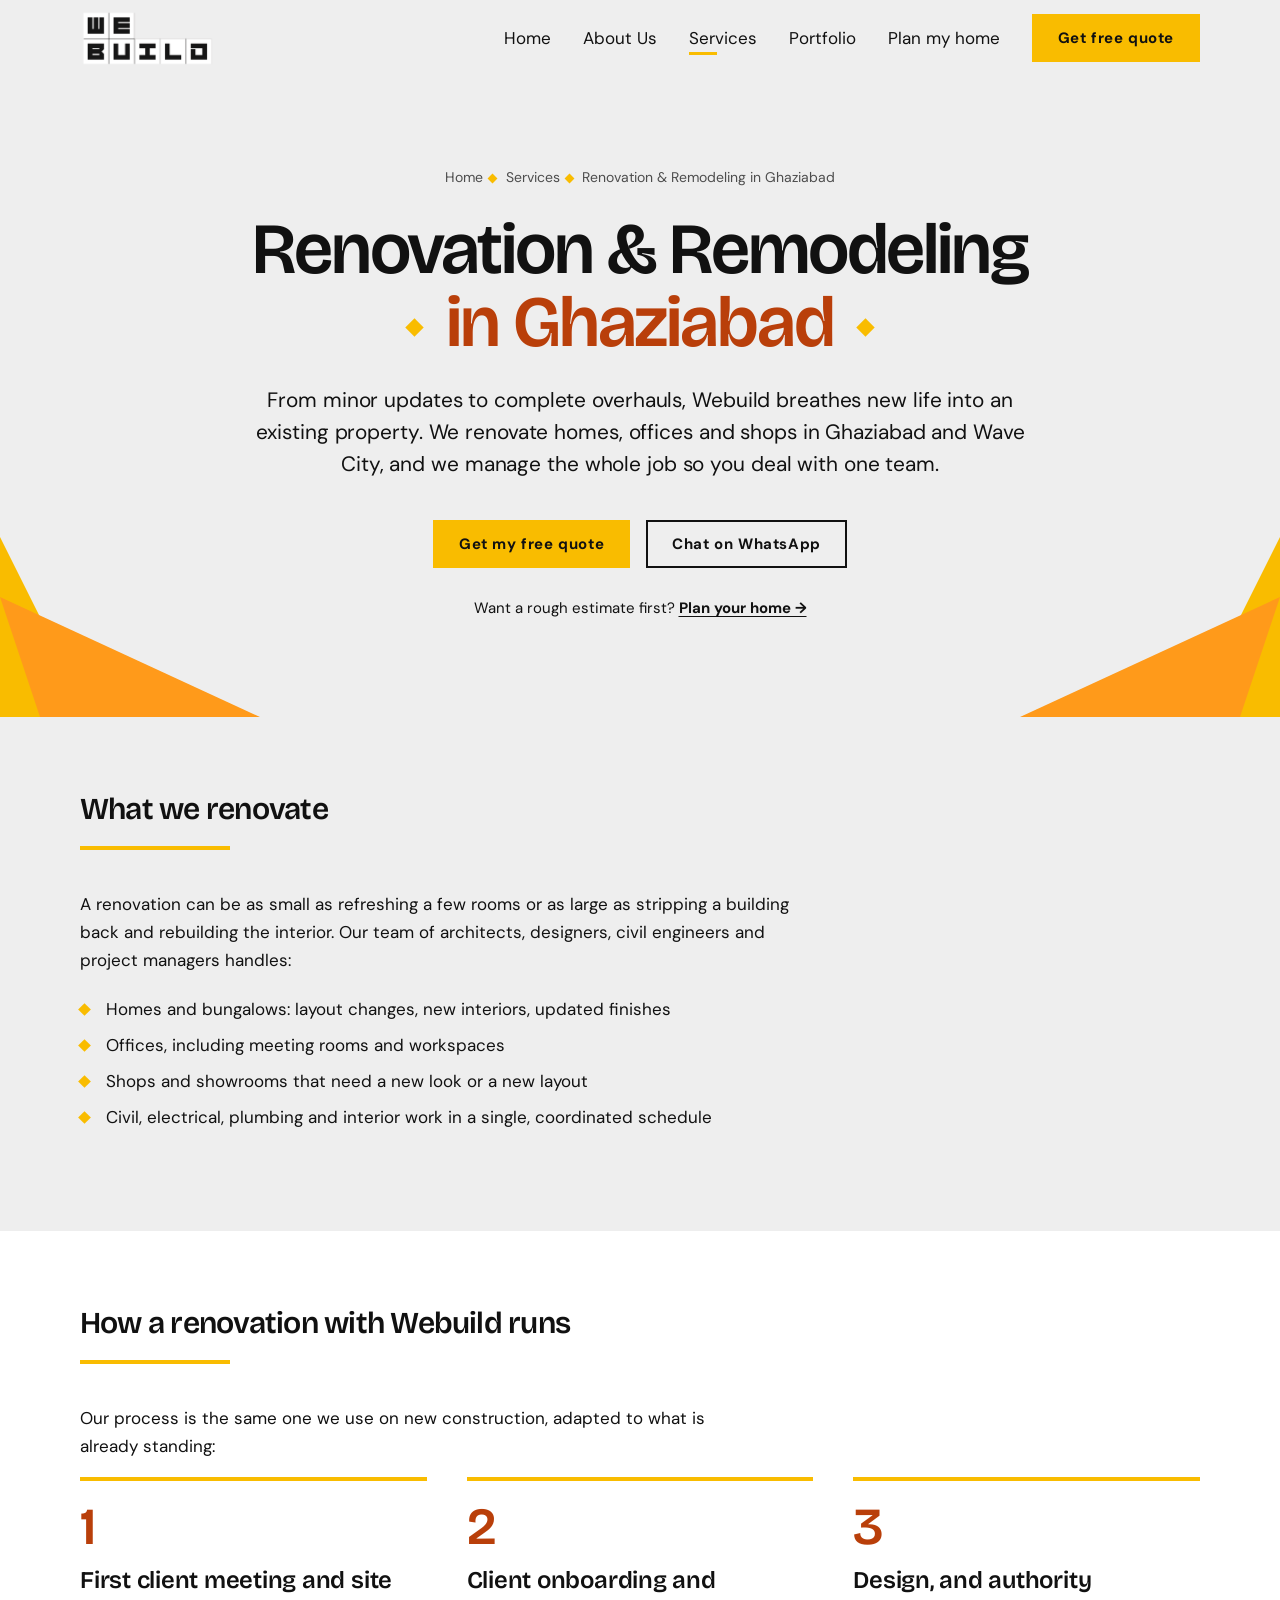
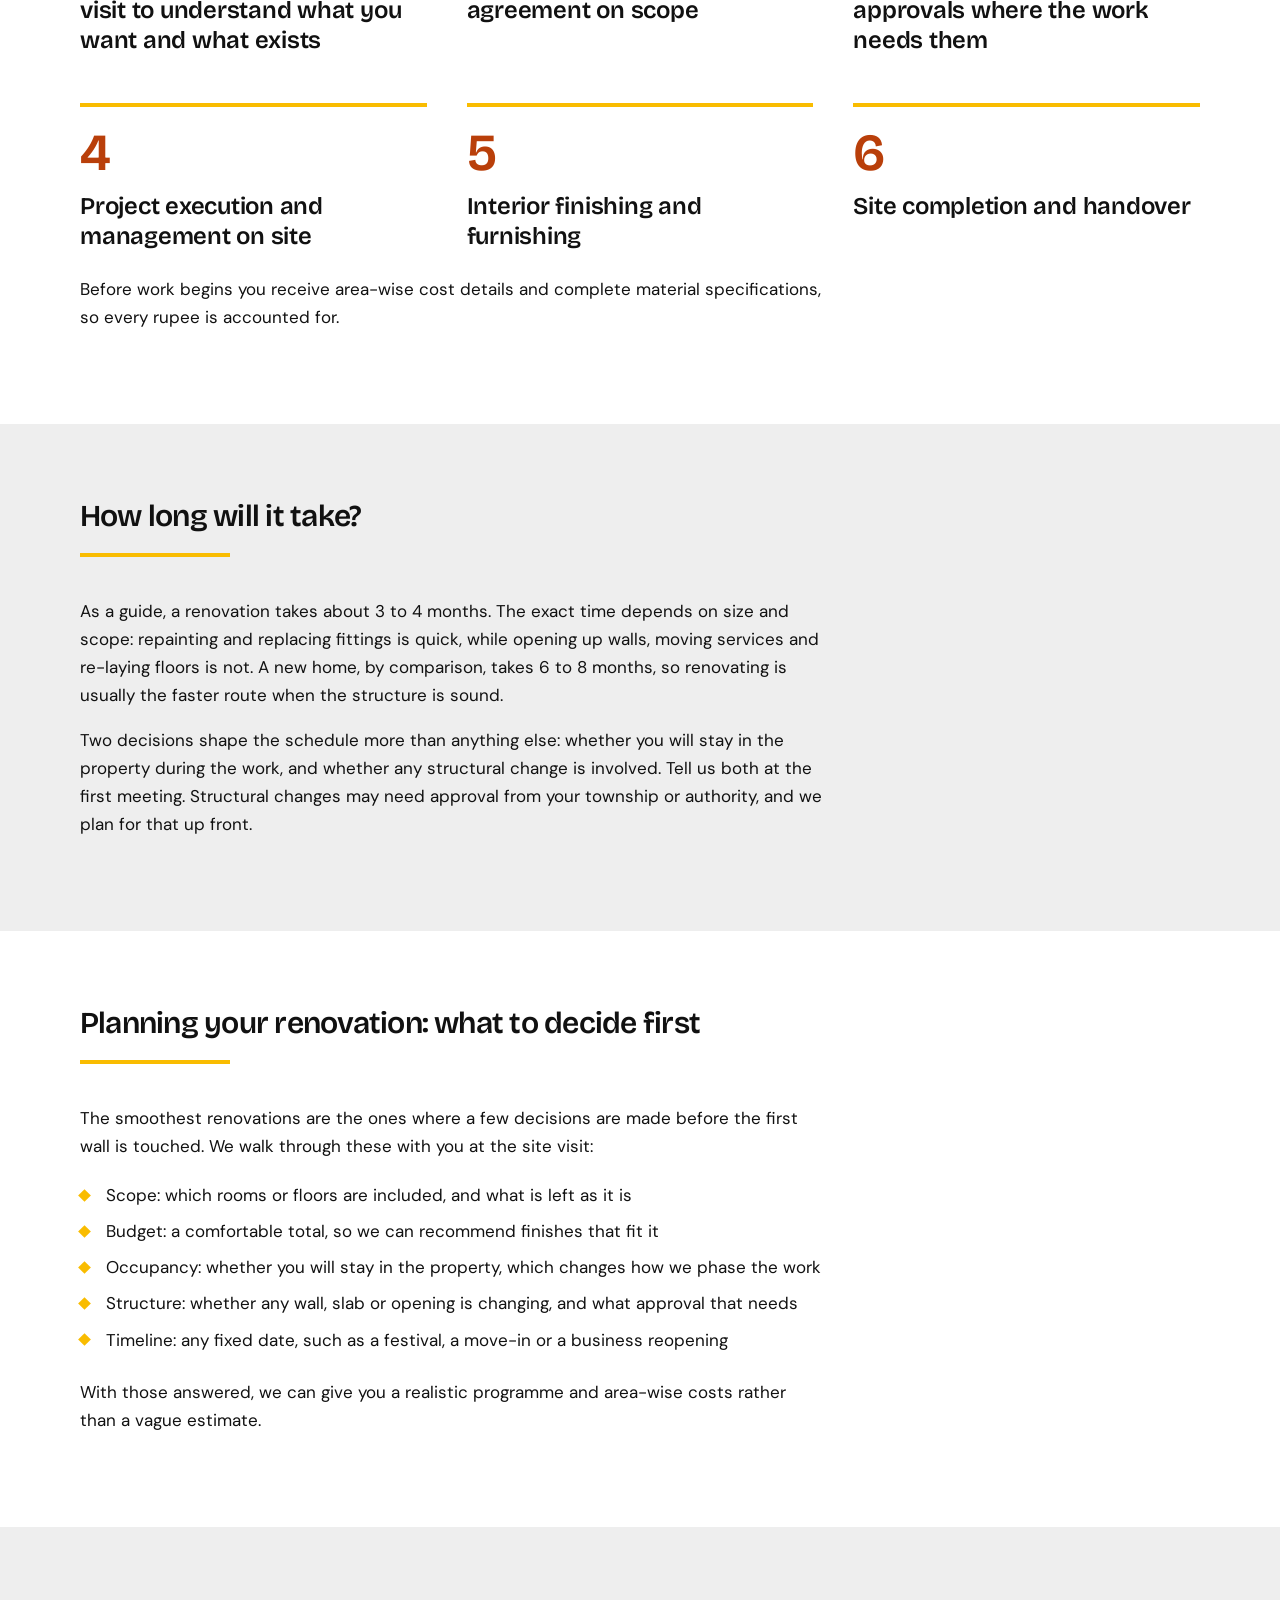
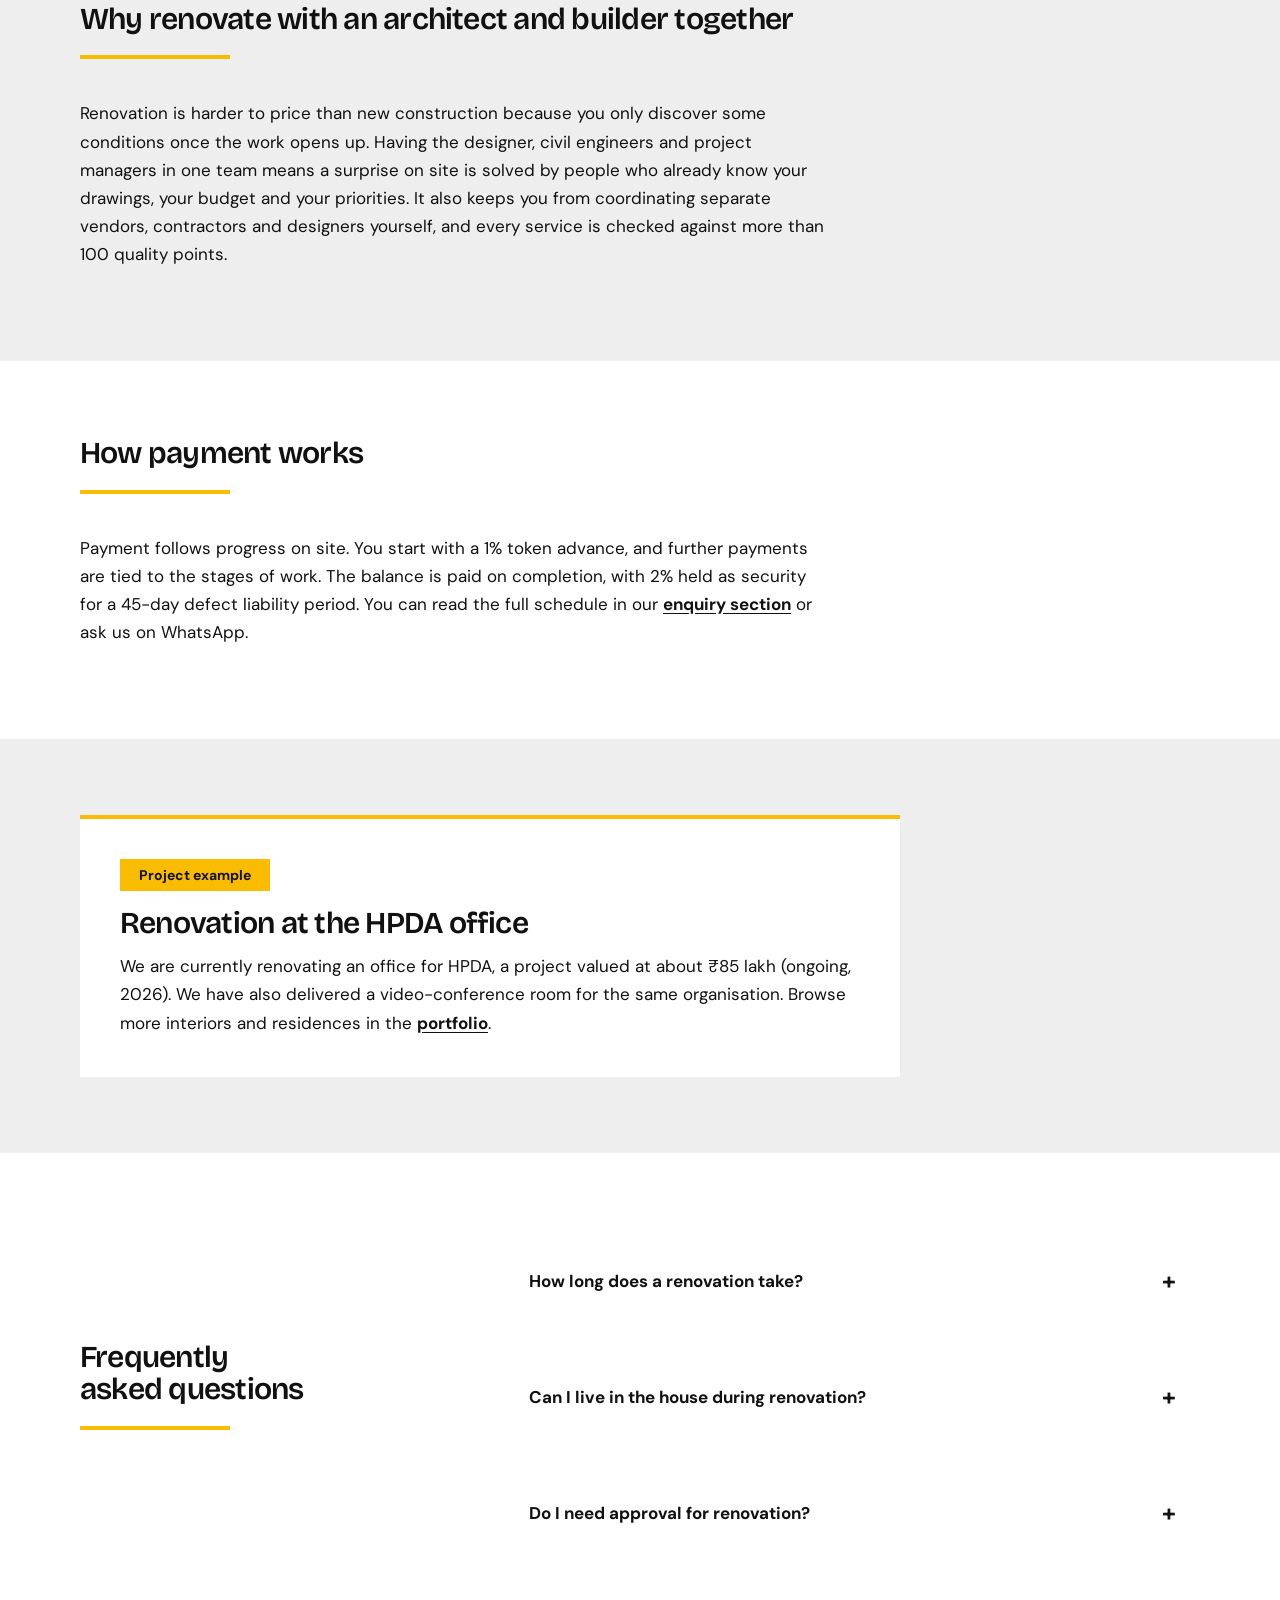
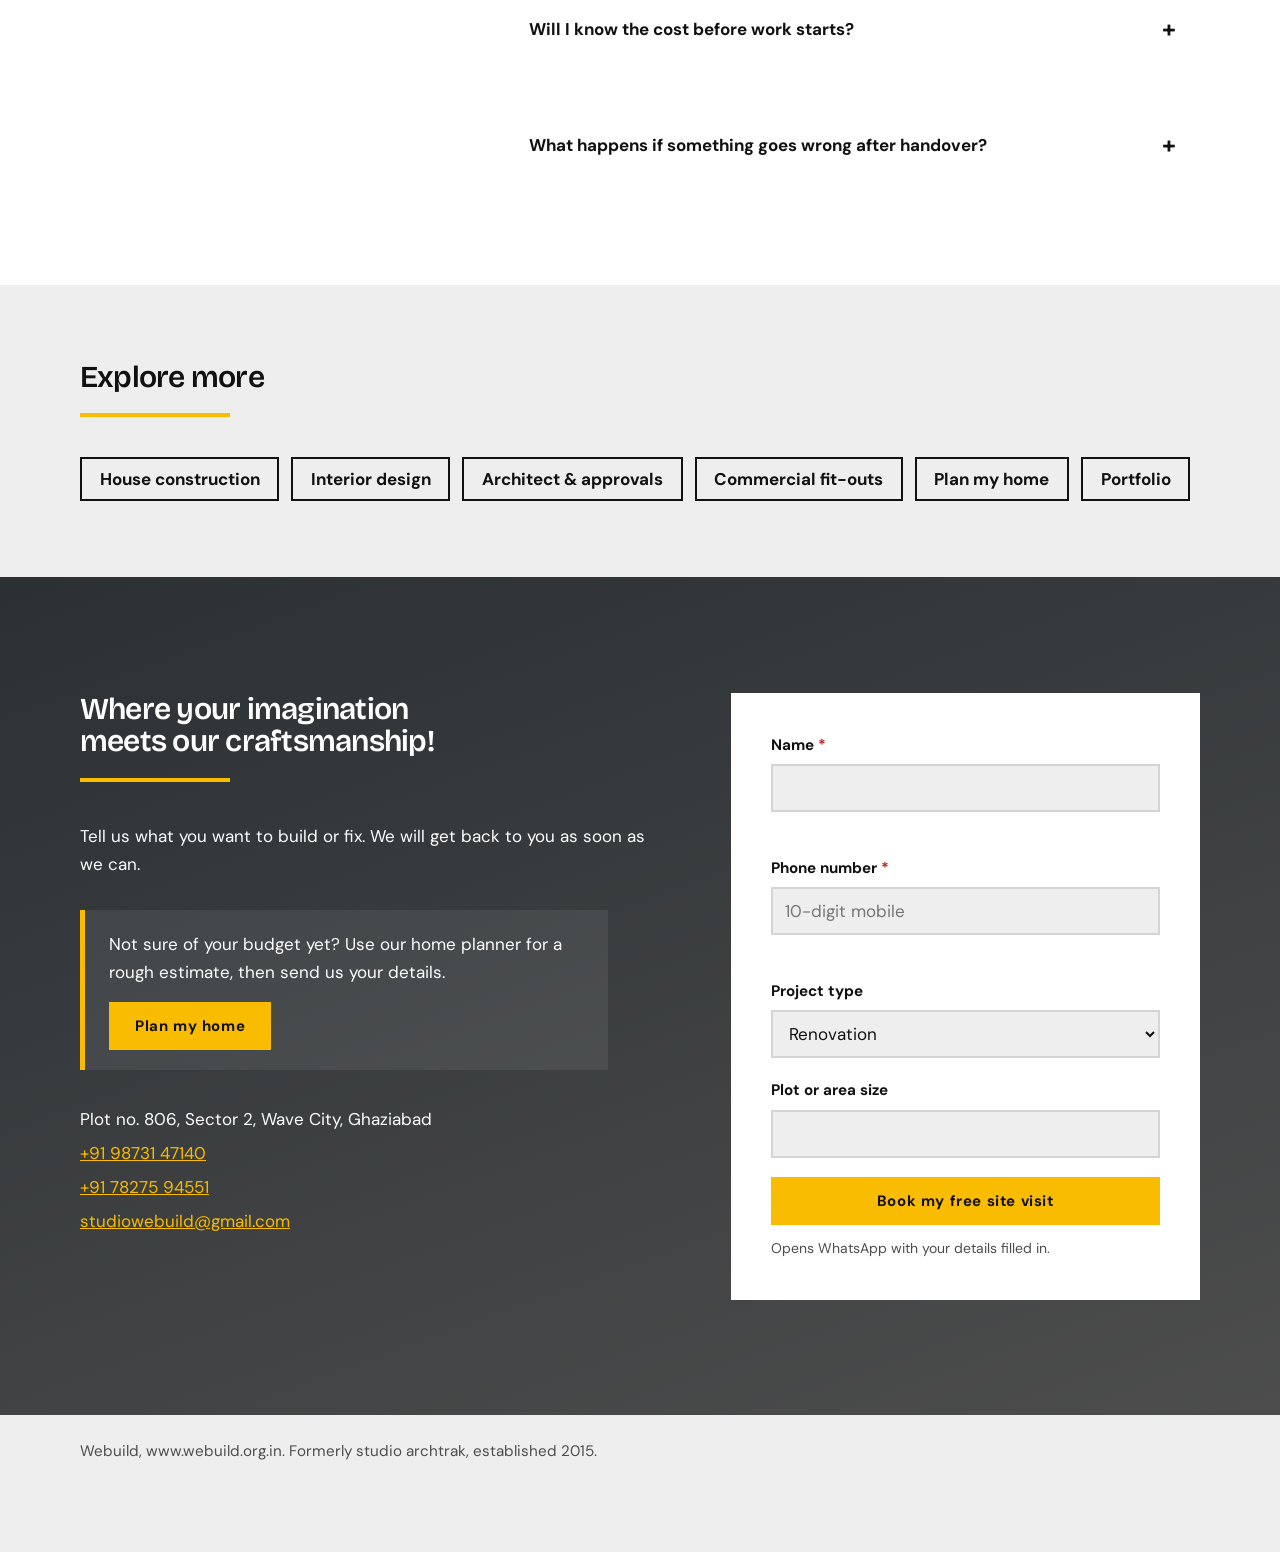
<file: renovation-ghaziabad/index.html>
<!DOCTYPE html>
<html lang="en">
<head>
<script async src="https://www.googletagmanager.com/gtag/js?id=G-YB61EN7J5C"></script>
<script>window.dataLayer=window.dataLayer||[];function gtag(){dataLayer.push(arguments)}gtag('js',new Date());gtag('config','G-YB61EN7J5C');</script>
<meta charset="utf-8"><meta name="viewport" content="width=device-width, initial-scale=1, viewport-fit=cover">
<title>Home &amp; Office Renovation in Ghaziabad | Wave City | Webuild</title>
<meta name="description" content="Renovation and remodeling in Ghaziabad and Wave City, from minor updates to complete overhauls. Typically 3 to 4 months, area-wise costs, 100+ quality checks. Free site visit.">
<link rel="canonical" href="https://www.webuild.org.in/renovation-ghaziabad/"><link rel="icon" href="data:image/svg+xml,%3Csvg xmlns='http://www.w3.org/2000/svg' viewBox='0 0 64 64'%3E%3Crect width='64' height='64' fill='%23F9BC00'/%3E%3Ctext x='32' y='47' font-size='42' font-weight='700' text-anchor='middle' font-family='Arial' fill='%23111'%3EW%3C/text%3E%3C/svg%3E">
<meta property="og:type" content="website"><meta property="og:title" content="Home &amp; Office Renovation in Ghaziabad | Wave City | Webuild"><meta property="og:description" content="Renovation and remodeling in Ghaziabad and Wave City, from minor updates to complete overhauls. Typically 3 to 4 months, area-wise costs, 100+ quality checks. Free site visit."><meta property="og:url" content="https://www.webuild.org.in/renovation-ghaziabad/"><meta property="og:locale" content="en_IN"><meta name="twitter:card" content="summary"><meta name="theme-color" content="#F9BC00">
<script type="application/ld+json">{"@context": "https://schema.org", "@type": "Service", "name": "Renovation & Remodeling in Ghaziabad", "serviceType": "Renovation and remodeling", "url": "https://www.webuild.org.in/renovation-ghaziabad/", "description": "Renovation and remodeling in Ghaziabad and Wave City, from minor updates to complete overhauls. Typically 3 to 4 months, area-wise costs, 100+ quality checks. Free site visit.", "provider": {"@type": "GeneralContractor", "name": "Webuild", "url": "https://www.webuild.org.in", "telephone": "+919873147140"}, "areaServed": [{"@type": "Place", "name": "Wave City, Ghaziabad"}, {"@type": "City", "name": "Ghaziabad"}]}</script>
<script type="application/ld+json">{"@context": "https://schema.org", "@type": "BreadcrumbList", "itemListElement": [{"@type": "ListItem", "position": 1, "name": "Home", "item": "https://www.webuild.org.in/"}, {"@type": "ListItem", "position": 2, "name": "Services", "item": "https://www.webuild.org.in/#services"}, {"@type": "ListItem", "position": 3, "name": "Renovation & Remodeling in Ghaziabad", "item": "https://www.webuild.org.in/renovation-ghaziabad/"}]}</script>
<link href="https://fonts.googleapis.com/css2?family=Bricolage+Grotesque:opsz,wght@12..96,600;12..96,700&family=DM+Sans:wght@400;500;700&family=Hind:wght@400;600;700&display=swap" rel="stylesheet">
<link rel="stylesheet" href="/assets/service.css">
</head>
<body class="pg">
<a class="skip sr" href="#main">Skip to content</a>
<header><div class="w bar">
  <a class="logo" href="/" aria-label="Webuild home"><img src="/assets/webuild-logo.png" alt="Webuild" width="134" height="56"></a>
  <button class="mb" id="mb" aria-expanded="false" aria-controls="nav" aria-label="Menu">&#9776;</button>
  <nav id="nav" aria-label="Main"><ul>
    <li><a href="/">Home</a></li><li><a href="/#about">About Us</a></li><li><a href="/#services" aria-current="page">Services</a></li><li><a href="/#portfolio">Portfolio</a></li>
    <li><a href="/#planner">Plan my home</a></li><li><a class="btn" href="#contact">Get free quote</a></li></ul></nav>
</div></header>
<main id="main">
<section class="hero" id="top">
  <svg class="deco bl" viewBox="0 0 260 190" aria-hidden="true"><polygon points="0,190 0,10 90,190" fill="#F9BC00"/><polygon points="40,190 260,190 0,70" fill="#FF9A1A"/></svg>
  <svg class="deco br" viewBox="0 0 260 190" aria-hidden="true"><polygon points="0,190 0,10 90,190" fill="#F9BC00"/><polygon points="40,190 260,190 0,70" fill="#FF9A1A"/></svg>
  <div class="w">
    <nav class="crumb" aria-label="Breadcrumb"><ol><li><a href="/">Home</a></li><li><a href="/#services">Services</a></li><li aria-current="page">Renovation & Remodeling in Ghaziabad</li></ol></nav>
    <h1>Renovation & Remodeling <span class="o">in Ghaziabad</span></h1>
    <p>From minor updates to complete overhauls, Webuild breathes new life into an existing property. We renovate homes, offices and shops in Ghaziabad and Wave City, and we manage the whole job so you deal with one team.</p>
    <div class="cta"><a class="btn" href="#contact">Get my free quote</a><a class="btn alt" href="https://wa.me/919873147140" rel="noopener">Chat on WhatsApp</a></div>
    <div class="plan">Want a rough estimate first? <a href="/#planner">Plan your home &rarr;</a></div>
  </div>
</section>
<section class="s"><div class="w"><h2>What we renovate</h2><span class="rule"></span><p>A renovation can be as small as refreshing a few rooms or as large as stripping a building back and rebuilding the interior. Our team of architects, designers, civil engineers and project managers handles:</p><ul class="tick"><li>Homes and bungalows: layout changes, new interiors, updated finishes</li><li>Offices, including meeting rooms and workspaces</li><li>Shops and showrooms that need a new look or a new layout</li><li>Civil, electrical, plumbing and interior work in a single, coordinated schedule</li></ul></div></section>
<section class="s b"><div class="w"><h2>How a renovation with Webuild runs</h2><span class="rule"></span><p>Our process is the same one we use on new construction, adapted to what is already standing:</p><ol class="flow"><li><span class="n">1</span><h3>First client meeting and site visit to understand what you want and what exists</h3></li><li><span class="n">2</span><h3>Client onboarding and agreement on scope</h3></li><li><span class="n">3</span><h3>Design, and authority approvals where the work needs them</h3></li><li><span class="n">4</span><h3>Project execution and management on site</h3></li><li><span class="n">5</span><h3>Interior finishing and furnishing</h3></li><li><span class="n">6</span><h3>Site completion and handover</h3></li></ol><p>Before work begins you receive area-wise cost details and complete material specifications, so every rupee is accounted for.</p></div></section>
<section class="s"><div class="w"><h2>How long will it take?</h2><span class="rule"></span><p>As a guide, a renovation takes about 3 to 4 months. The exact time depends on size and scope: repainting and replacing fittings is quick, while opening up walls, moving services and re-laying floors is not. A new home, by comparison, takes 6 to 8 months, so renovating is usually the faster route when the structure is sound.</p><p>Two decisions shape the schedule more than anything else: whether you will stay in the property during the work, and whether any structural change is involved. Tell us both at the first meeting. Structural changes may need approval from your township or authority, and we plan for that up front.</p></div></section>
<section class="s b"><div class="w"><h2>Planning your renovation: what to decide first</h2><span class="rule"></span><p>The smoothest renovations are the ones where a few decisions are made before the first wall is touched. We walk through these with you at the site visit:</p><ul class="tick"><li>Scope: which rooms or floors are included, and what is left as it is</li><li>Budget: a comfortable total, so we can recommend finishes that fit it</li><li>Occupancy: whether you will stay in the property, which changes how we phase the work</li><li>Structure: whether any wall, slab or opening is changing, and what approval that needs</li><li>Timeline: any fixed date, such as a festival, a move-in or a business reopening</li></ul><p>With those answered, we can give you a realistic programme and area-wise costs rather than a vague estimate.</p></div></section>
<section class="s"><div class="w"><h2>Why renovate with an architect and builder together</h2><span class="rule"></span><p>Renovation is harder to price than new construction because you only discover some conditions once the work opens up. Having the designer, civil engineers and project managers in one team means a surprise on site is solved by people who already know your drawings, your budget and your priorities. It also keeps you from coordinating separate vendors, contractors and designers yourself, and every service is checked against more than 100 quality points.</p></div></section>
<section class="s b"><div class="w"><h2>How payment works</h2><span class="rule"></span><p>Payment follows progress on site. You start with a 1% token advance, and further payments are tied to the stages of work. The balance is paid on completion, with 2% held as security for a 45-day defect liability period. You can read the full schedule in our <a href="/#contact">enquiry section</a> or ask us on WhatsApp.</p></div></section>
<section class="s"><div class="w"><div class="pj"><span class="yr">Project example</span><h2>Renovation at the HPDA office</h2><p>We are currently renovating an office for HPDA, a project valued at about ₹85 lakh (ongoing, 2026). We have also delivered a video-conference room for the same organisation. Browse more interiors and residences in the <a href="/#portfolio">portfolio</a>.</p></div></div></section>
<section class="s b"><div class="w faq"><div class="fh"><h2>Frequently asked questions</h2><span class="rule"></span></div><div><details><summary>How long does a renovation take?</summary><p>About 3 to 4 months as a guide. The exact time depends on size and scope.</p></details><details><summary>Can I live in the house during renovation?</summary><p>It depends on the scope. For light work it is often possible, while a full overhaul usually means moving out. We will tell you honestly after the site visit.</p></details><details><summary>Do I need approval for renovation?</summary><p>Cosmetic work generally does not. Structural changes may need approval from your township or authority, and we check this at the start.</p></details><details><summary>Will I know the cost before work starts?</summary><p>Yes. You receive area-wise cost details and complete material specifications before work begins.</p></details><details><summary>What happens if something goes wrong after handover?</summary><p>Every project has a 45-day defect liability period, and 2% of the contract value is held until it ends.</p></details></div></div></section>
<section class="s"><div class="w"><h2>Explore more</h2><span class="rule"></span><ul class="chips"><li><a href="/house-construction-wave-city.html">House construction</a></li><li><a href="/interior-design-wave-city.html">Interior design</a></li><li><a href="/architect-wave-city/">Architect & approvals</a></li><li><a href="/commercial-fit-out-ghaziabad/">Commercial fit-outs</a></li><li><a href="/#planner">Plan my home</a></li><li><a href="/#portfolio">Portfolio</a></li></ul></div></section>
<section class="ct" id="contact"><div class="w two">
  <div>
    <h2>Where your imagination meets our craftsmanship!</h2><span class="rule"></span>
    <p>Tell us what you want to build or fix. We will get back to you as soon as we can.</p>
<div class="planbox"><span>Not sure of your budget yet? Use our home planner for a rough estimate, then send us your details.</span><a class="btn" href="/#planner">Plan my home</a></div>
    <p>Plot no. 806, Sector 2, Wave City, Ghaziabad<br><a href="tel:+919873147140">+91 98731 47140</a><br><a href="tel:+917827594551">+91 78275 94551</a><br><a href="mailto:studiowebuild@gmail.com">studiowebuild@gmail.com</a></p>
  </div>
  <form id="lf" novalidate>
    <div class="fd"><label for="fN" data-req>Name</label><input id="fN" autocomplete="name" aria-describedby="eN" required><p class="err" id="eN"></p></div>
    <div class="fd"><label for="fP" data-req>Phone number</label><input id="fP" type="tel" inputmode="numeric" autocomplete="tel" placeholder="10-digit mobile" aria-describedby="eP" required><p class="err" id="eP"></p></div>
    <div class="fd"><label for="fT">Project type</label><select id="fT"><option value="home">Build a new home</option><option value="interior">Interior design</option><option value="commercial">Commercial fit-out</option><option value="renovation" selected>Renovation</option></select></div>
    <div class="fd"><label for="fS">Plot or area size</label><input id="fS"></div>
    <button class="btn" type="submit" style="width:100%;margin-top:1.2rem">Book my free site visit</button>
    <p class="fnote">Opens WhatsApp with your details filled in.</p><div id="fm" role="status"></div>
  </form>
</div></section>
</main>
<footer><div class="w">Webuild, www.webuild.org.in. Formerly studio archtrak, established 2015.</div></footer>
<div class="mbar"><a class="btn" href="tel:+919873147140">Call</a><a class="btn alt" style="color:#fff;border-color:#fff" href="https://wa.me/919873147140">WhatsApp</a></div>
<script>
const mb=document.getElementById('mb'),nav=document.getElementById('nav'),hd=document.querySelector('header');
mb.onclick=()=>mb.setAttribute('aria-expanded',nav.classList.toggle('open'));nav.onclick=e=>{if(e.target.closest('a')){nav.classList.remove('open');mb.setAttribute('aria-expanded',false)}};
const sc=()=>{hd.classList.toggle('cp',scrollY>40);hd.classList.toggle('sc',scrollY>4);var m=document.documentElement.scrollHeight-innerHeight;hd.style.setProperty('--p',m>0?Math.min(1,scrollY/m):0)};addEventListener('scroll',sc,{passive:true});sc();
document.getElementById('lf').onsubmit=function(e){e.preventDefault();var n=document.getElementById('fN'),p=document.getElementById('fP'),t=document.getElementById('fT'),nk=n.value.trim().length>1,pk=/^(\+?91)?[6-9]\d{9}$/.test(p.value.replace(/[\s-]/g,''));
document.getElementById('eN').textContent=nk?'':'Enter your name.';document.getElementById('eP').textContent=pk?'':'Enter a valid 10-digit mobile number.';n.setAttribute('aria-invalid',!nk);p.setAttribute('aria-invalid',!pk);if(!nk)return n.focus();if(!pk)return p.focus();
var m=['Hello Webuild, I would like to book a free site visit.','Name: '+n.value.trim(),'Phone: '+p.value.trim(),'Project: '+t.options[t.selectedIndex].text,document.querySelector('label[for=fS]').textContent+': '+(document.getElementById('fS').value.trim()||'not given'),'Page: '+location.pathname].join('\n');
if(window.gtag)gtag('event','generate_lead',{form_page:location.pathname});
var u='https://wa.me/919873147140?text='+encodeURIComponent(m);document.getElementById('fm').innerHTML='<div class="ok">Opening WhatsApp. If it did not open, <a href="'+u+'" target="_blank" rel="noopener">tap here to send</a>.</div>';window.open(u,'_blank','noopener')};
</script>
</body></html>
</file>
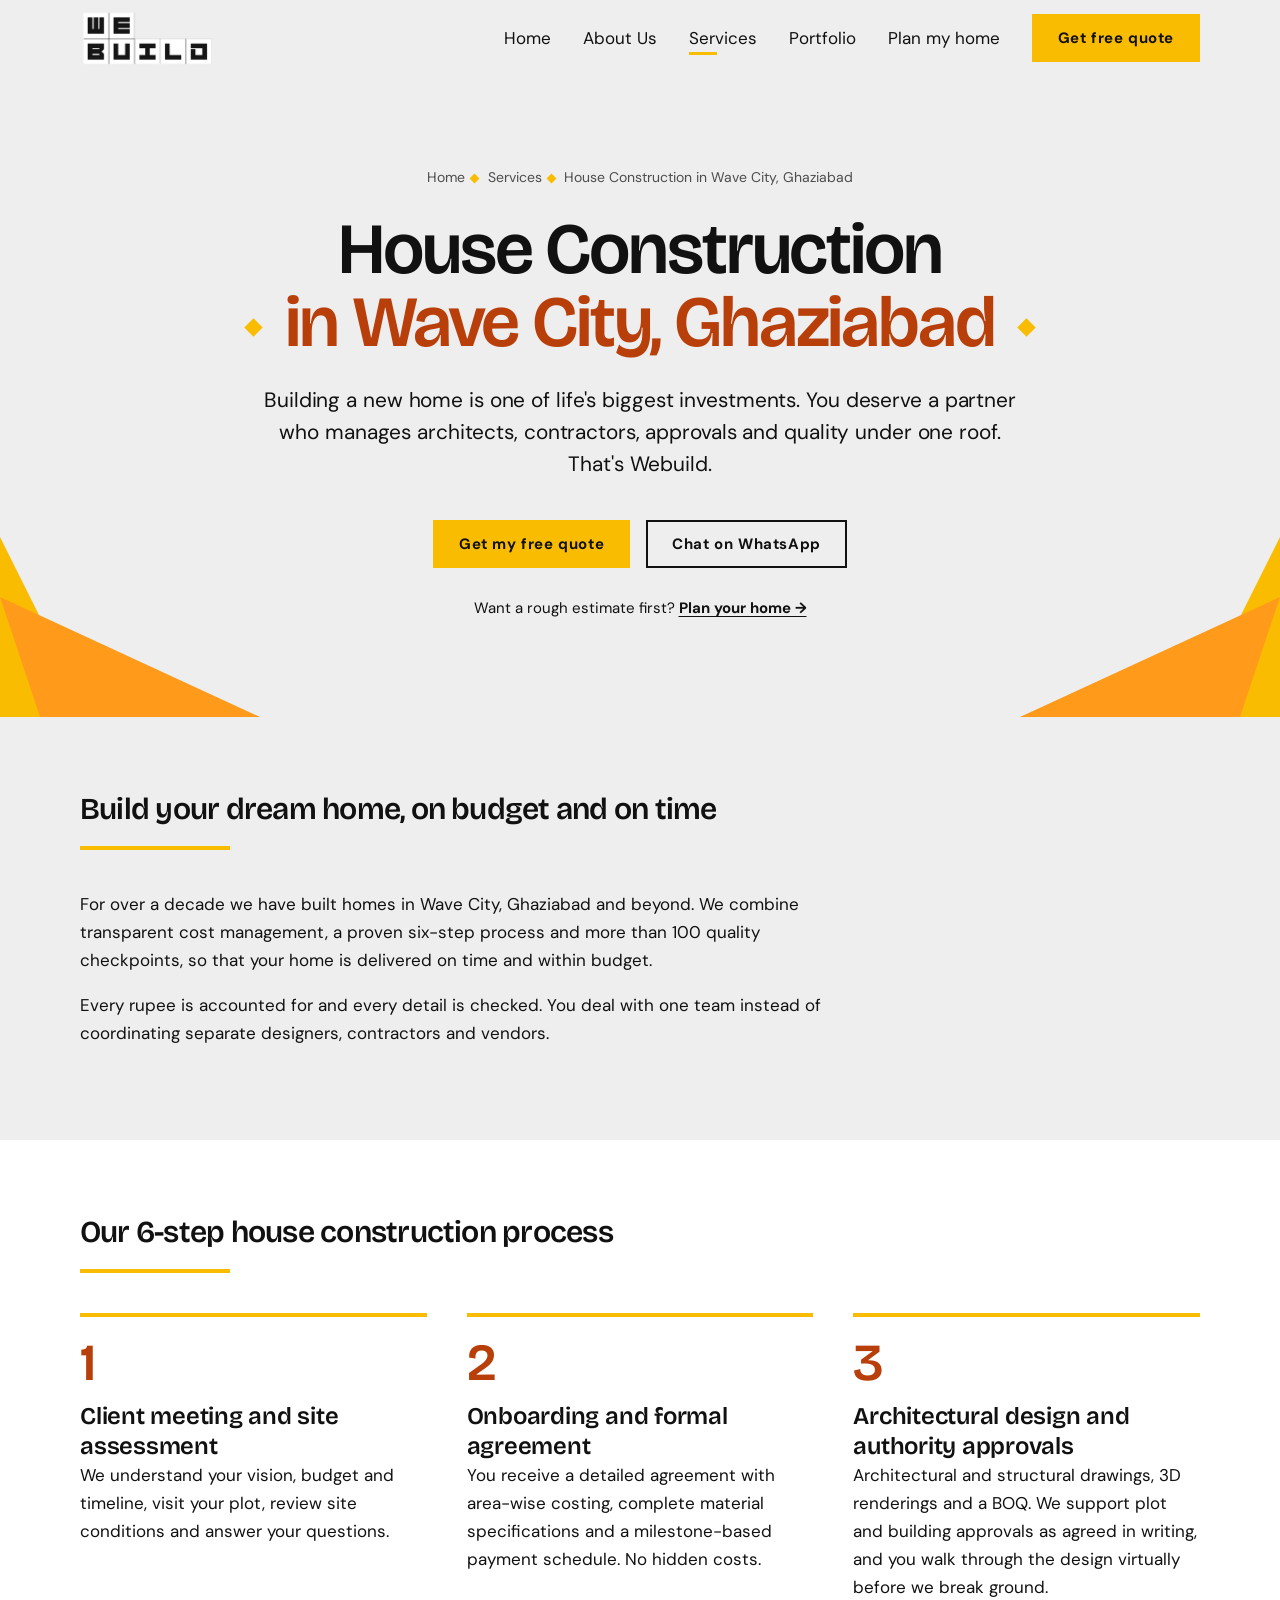
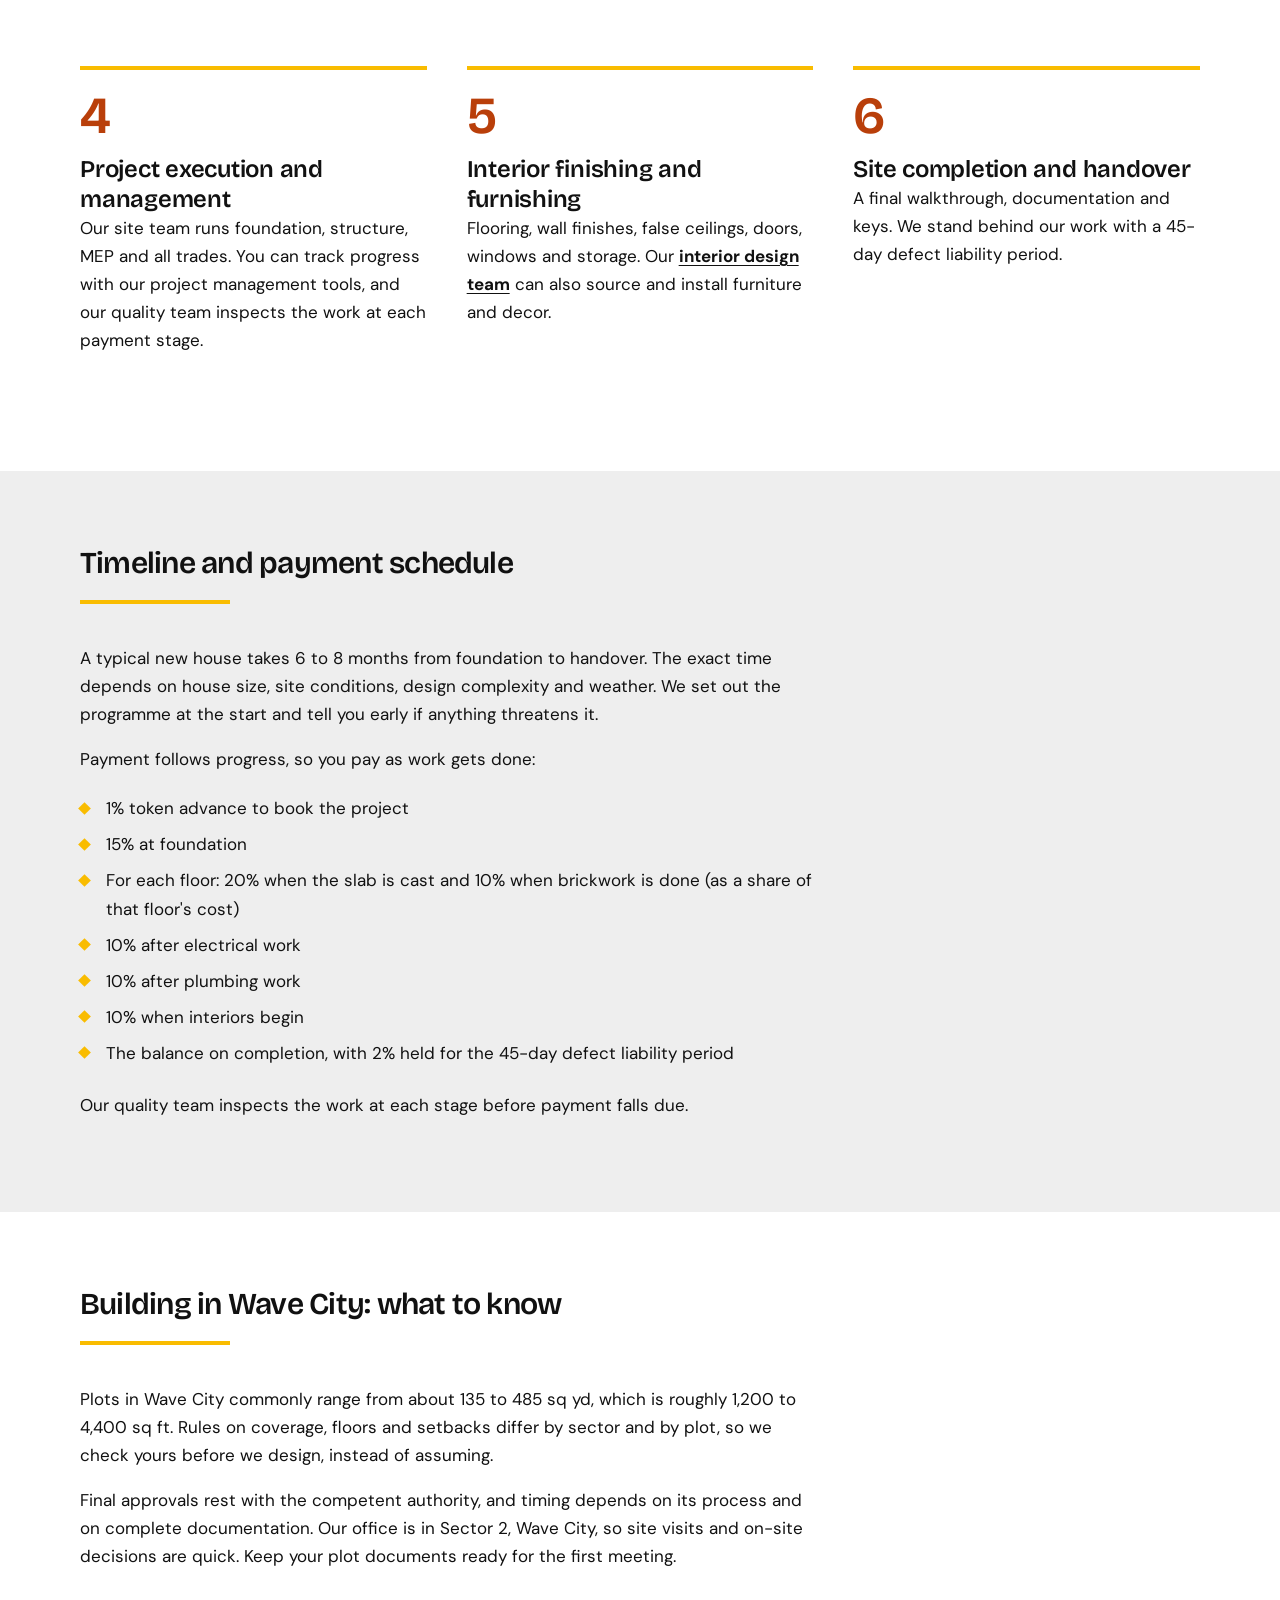
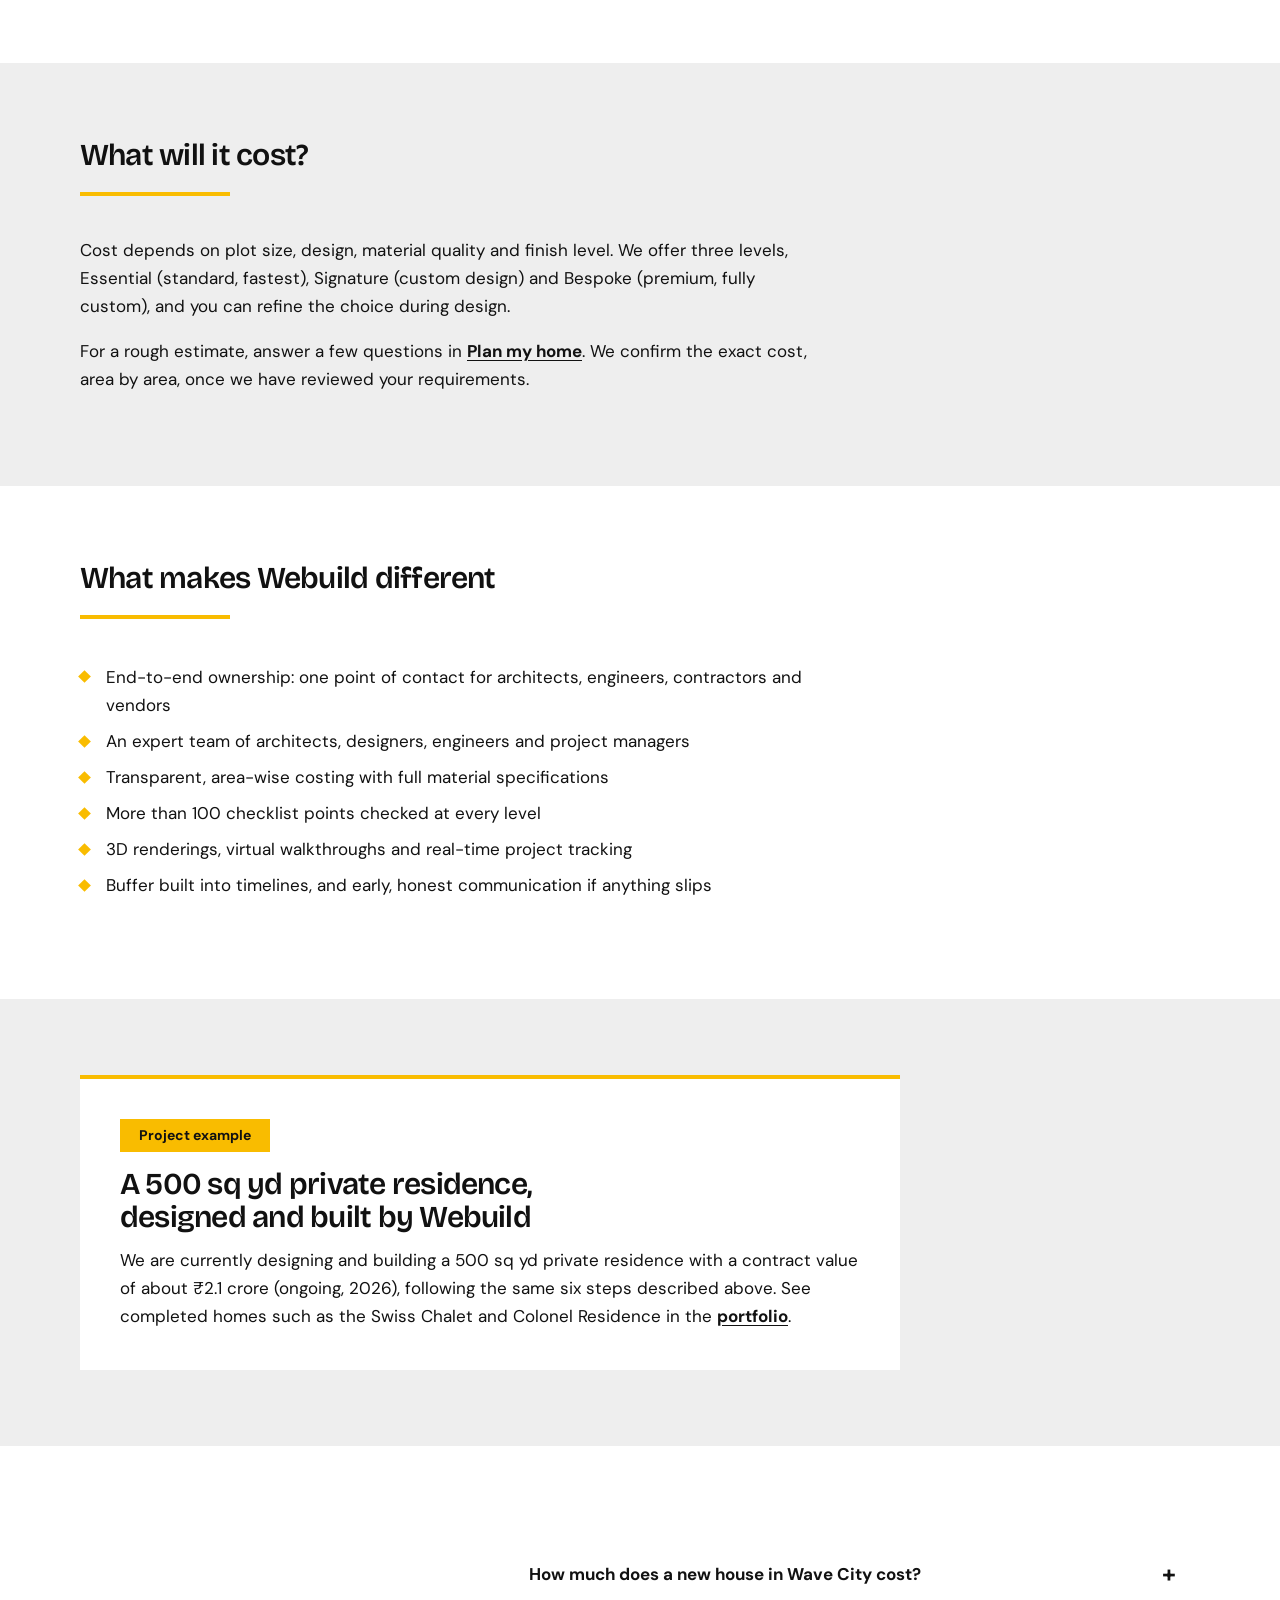
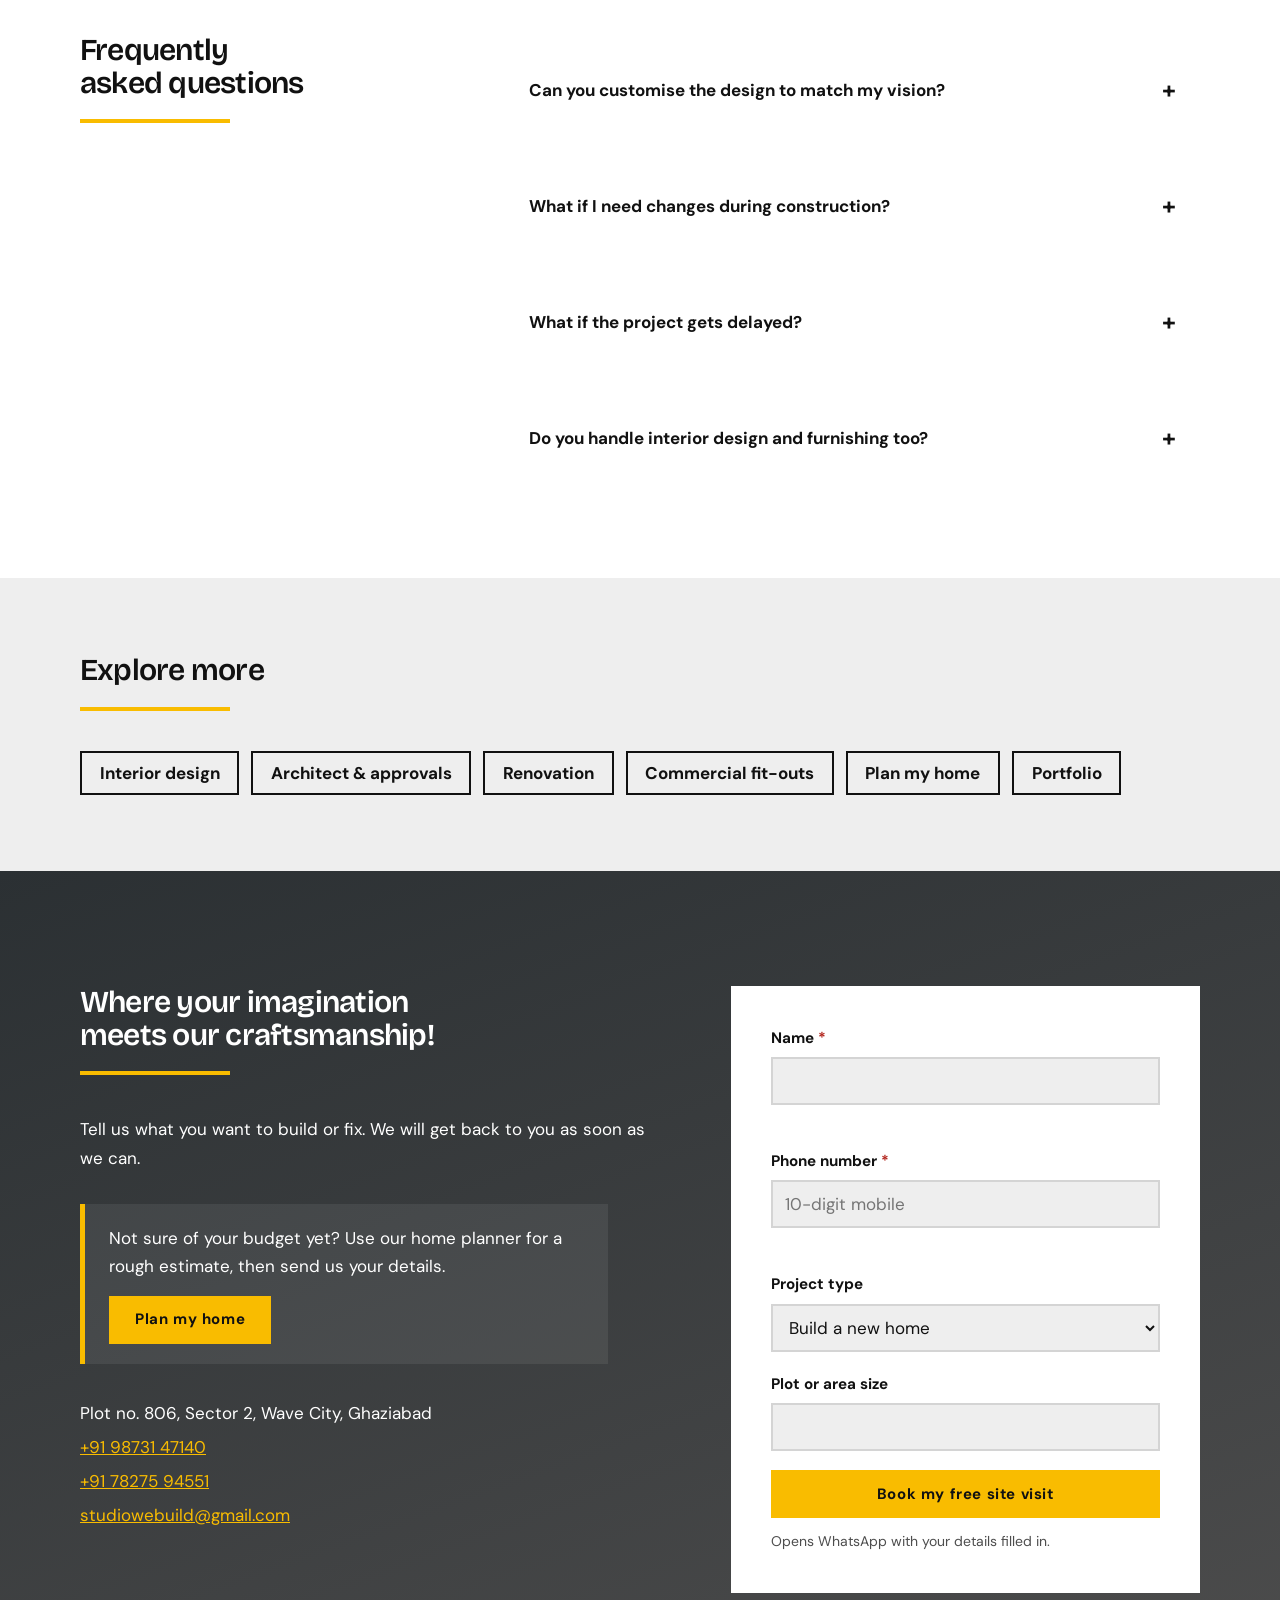
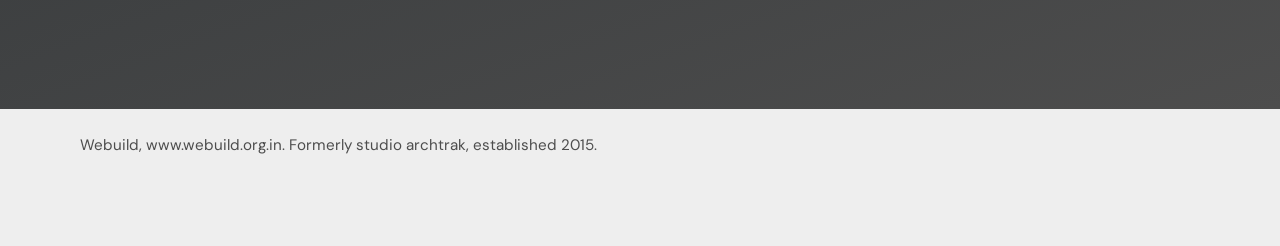
<file: house-construction-wave-city.html>
<!DOCTYPE html>
<html lang="en">
<head>
<script async src="https://www.googletagmanager.com/gtag/js?id=G-YB61EN7J5C"></script>
<script>window.dataLayer=window.dataLayer||[];function gtag(){dataLayer.push(arguments)}gtag('js',new Date());gtag('config','G-YB61EN7J5C');</script>
<meta charset="utf-8"><meta name="viewport" content="width=device-width, initial-scale=1, viewport-fit=cover">
<title>House Construction in Wave City, Ghaziabad | Webuild</title>
<meta name="description" content="Expert house construction in Wave City, Ghaziabad. Turnkey service with transparent costs, 6-8 month timeline, 100+ quality checks. Free site visit.">
<link rel="canonical" href="https://www.webuild.org.in/house-construction-wave-city.html"><link rel="icon" href="data:image/svg+xml,%3Csvg xmlns='http://www.w3.org/2000/svg' viewBox='0 0 64 64'%3E%3Crect width='64' height='64' fill='%23F9BC00'/%3E%3Ctext x='32' y='47' font-size='42' font-weight='700' text-anchor='middle' font-family='Arial' fill='%23111'%3EW%3C/text%3E%3C/svg%3E">
<meta property="og:type" content="website"><meta property="og:title" content="House Construction in Wave City, Ghaziabad | Webuild"><meta property="og:description" content="Expert house construction in Wave City, Ghaziabad. Turnkey service with transparent costs, 6-8 month timeline, 100+ quality checks. Free site visit."><meta property="og:url" content="https://www.webuild.org.in/house-construction-wave-city.html"><meta property="og:locale" content="en_IN"><meta name="twitter:card" content="summary"><meta name="theme-color" content="#F9BC00">
<script type="application/ld+json">{"@context": "https://schema.org", "@type": "Service", "name": "House Construction in Wave City, Ghaziabad", "serviceType": "House construction", "url": "https://www.webuild.org.in/house-construction-wave-city.html", "description": "Expert house construction in Wave City, Ghaziabad. Turnkey service with transparent costs, 6-8 month timeline, 100+ quality checks. Free site visit.", "provider": {"@type": "GeneralContractor", "name": "Webuild", "url": "https://www.webuild.org.in", "telephone": "+919873147140"}, "areaServed": [{"@type": "Place", "name": "Wave City, Ghaziabad"}, {"@type": "City", "name": "Ghaziabad"}]}</script>
<script type="application/ld+json">{"@context": "https://schema.org", "@type": "BreadcrumbList", "itemListElement": [{"@type": "ListItem", "position": 1, "name": "Home", "item": "https://www.webuild.org.in/"}, {"@type": "ListItem", "position": 2, "name": "Services", "item": "https://www.webuild.org.in/#services"}, {"@type": "ListItem", "position": 3, "name": "House Construction in Wave City, Ghaziabad", "item": "https://www.webuild.org.in/house-construction-wave-city.html"}]}</script>
<link href="https://fonts.googleapis.com/css2?family=Bricolage+Grotesque:opsz,wght@12..96,600;12..96,700&family=DM+Sans:wght@400;500;700&family=Hind:wght@400;600;700&display=swap" rel="stylesheet">
<link rel="stylesheet" href="/assets/service.css">
</head>
<body class="pg">
<a class="skip sr" href="#main">Skip to content</a>
<header><div class="w bar">
  <a class="logo" href="/" aria-label="Webuild home"><img src="/assets/webuild-logo.png" alt="Webuild" width="134" height="56"></a>
  <button class="mb" id="mb" aria-expanded="false" aria-controls="nav" aria-label="Menu">&#9776;</button>
  <nav id="nav" aria-label="Main"><ul>
    <li><a href="/">Home</a></li><li><a href="/#about">About Us</a></li><li><a href="/#services" aria-current="page">Services</a></li><li><a href="/#portfolio">Portfolio</a></li>
    <li><a href="/#planner">Plan my home</a></li><li><a class="btn" href="#contact">Get free quote</a></li></ul></nav>
</div></header>
<main id="main">
<section class="hero" id="top">
  <svg class="deco bl" viewBox="0 0 260 190" aria-hidden="true"><polygon points="0,190 0,10 90,190" fill="#F9BC00"/><polygon points="40,190 260,190 0,70" fill="#FF9A1A"/></svg>
  <svg class="deco br" viewBox="0 0 260 190" aria-hidden="true"><polygon points="0,190 0,10 90,190" fill="#F9BC00"/><polygon points="40,190 260,190 0,70" fill="#FF9A1A"/></svg>
  <div class="w">
    <nav class="crumb" aria-label="Breadcrumb"><ol><li><a href="/">Home</a></li><li><a href="/#services">Services</a></li><li aria-current="page">House Construction in Wave City, Ghaziabad</li></ol></nav>
    <h1>House Construction <span class="o">in Wave City, Ghaziabad</span></h1>
    <p>Building a new home is one of life's biggest investments. You deserve a partner who manages architects, contractors, approvals and quality under one roof. That's Webuild.</p>
    <div class="cta"><a class="btn" href="#contact">Get my free quote</a><a class="btn alt" href="https://wa.me/919873147140" rel="noopener">Chat on WhatsApp</a></div>
    <div class="plan">Want a rough estimate first? <a href="/#planner">Plan your home &rarr;</a></div>
  </div>
</section>
<section class="s"><div class="w"><h2>Build your dream home, on budget and on time</h2><span class="rule"></span><p>For over a decade we have built homes in Wave City, Ghaziabad and beyond. We combine transparent cost management, a proven six-step process and more than 100 quality checkpoints, so that your home is delivered on time and within budget.</p><p>Every rupee is accounted for and every detail is checked. You deal with one team instead of coordinating separate designers, contractors and vendors.</p></div></section>
<section class="s b"><div class="w"><h2>Our 6-step house construction process</h2><span class="rule"></span><ol class="flow"><li><span class="n">1</span><h3>Client meeting and site assessment</h3><p>We understand your vision, budget and timeline, visit your plot, review site conditions and answer your questions.</p></li><li><span class="n">2</span><h3>Onboarding and formal agreement</h3><p>You receive a detailed agreement with area-wise costing, complete material specifications and a milestone-based payment schedule. No hidden costs.</p></li><li><span class="n">3</span><h3>Architectural design and authority approvals</h3><p>Architectural and structural drawings, 3D renderings and a BOQ. We support plot and building approvals as agreed in writing, and you walk through the design virtually before we break ground.</p></li><li><span class="n">4</span><h3>Project execution and management</h3><p>Our site team runs foundation, structure, MEP and all trades. You can track progress with our project management tools, and our quality team inspects the work at each payment stage.</p></li><li><span class="n">5</span><h3>Interior finishing and furnishing</h3><p>Flooring, wall finishes, false ceilings, doors, windows and storage. Our <a href="/interior-design-wave-city.html">interior design team</a> can also source and install furniture and decor.</p></li><li><span class="n">6</span><h3>Site completion and handover</h3><p>A final walkthrough, documentation and keys. We stand behind our work with a 45-day defect liability period.</p></li></ol></div></section>
<section class="s"><div class="w"><h2>Timeline and payment schedule</h2><span class="rule"></span><p>A typical new house takes 6 to 8 months from foundation to handover. The exact time depends on house size, site conditions, design complexity and weather. We set out the programme at the start and tell you early if anything threatens it.</p><p>Payment follows progress, so you pay as work gets done:</p><ul class="tick"><li>1% token advance to book the project</li><li>15% at foundation</li><li>For each floor: 20% when the slab is cast and 10% when brickwork is done (as a share of that floor's cost)</li><li>10% after electrical work</li><li>10% after plumbing work</li><li>10% when interiors begin</li><li>The balance on completion, with 2% held for the 45-day defect liability period</li></ul><p>Our quality team inspects the work at each stage before payment falls due.</p></div></section>
<section class="s b"><div class="w"><h2>Building in Wave City: what to know</h2><span class="rule"></span><p>Plots in Wave City commonly range from about 135 to 485 sq yd, which is roughly 1,200 to 4,400 sq ft. Rules on coverage, floors and setbacks differ by sector and by plot, so we check yours before we design, instead of assuming.</p><p>Final approvals rest with the competent authority, and timing depends on its process and on complete documentation. Our office is in Sector 2, Wave City, so site visits and on-site decisions are quick. Keep your plot documents ready for the first meeting.</p></div></section>
<section class="s"><div class="w"><h2>What will it cost?</h2><span class="rule"></span><p>Cost depends on plot size, design, material quality and finish level. We offer three levels, Essential (standard, fastest), Signature (custom design) and Bespoke (premium, fully custom), and you can refine the choice during design.</p><p>For a rough estimate, answer a few questions in <a href="/#planner">Plan my home</a>. We confirm the exact cost, area by area, once we have reviewed your requirements.</p></div></section>
<section class="s b"><div class="w"><h2>What makes Webuild different</h2><span class="rule"></span><ul class="tick"><li>End-to-end ownership: one point of contact for architects, engineers, contractors and vendors</li><li>An expert team of architects, designers, engineers and project managers</li><li>Transparent, area-wise costing with full material specifications</li><li>More than 100 checklist points checked at every level</li><li>3D renderings, virtual walkthroughs and real-time project tracking</li><li>Buffer built into timelines, and early, honest communication if anything slips</li></ul></div></section>
<section class="s"><div class="w"><div class="pj"><span class="yr">Project example</span><h2>A 500 sq yd private residence, designed and built by Webuild</h2><p>We are currently designing and building a 500 sq yd private residence with a contract value of about ₹2.1 crore (ongoing, 2026), following the same six steps described above. See completed homes such as the Swiss Chalet and Colonel Residence in the <a href="/#portfolio">portfolio</a>.</p></div></div></section>
<section class="s b"><div class="w faq"><div class="fh"><h2>Frequently asked questions</h2><span class="rule"></span></div><div><details><summary>How much does a new house in Wave City cost?</summary><p>It depends on plot size, design, material quality and finishes. Use <a href="/#planner">Plan my home</a> for a rough estimate. We give you exact area-wise costs once we review your requirements.</p></details><details><summary>Can you customise the design to match my vision?</summary><p>Yes. We start with your ideas and create a design that fits your plot, lifestyle and budget. You see 3D renderings and a virtual walkthrough before construction begins.</p></details><details><summary>What if I need changes during construction?</summary><p>Minor changes can usually be accommodated without major delay. Larger changes may affect timeline and cost, so we assess the impact first and document every approved change in writing.</p></details><details><summary>What if the project gets delayed?</summary><p>We plan buffer into the schedule for weather and unforeseen issues. If a delay happens, we tell you promptly, with the reason and a revised date.</p></details><details><summary>Do you handle interior design and furnishing too?</summary><p>Yes. Interiors can run alongside construction finishing. See our <a href="/interior-design-wave-city.html">interior design service</a>.</p></details></div></div></section>
<section class="s"><div class="w"><h2>Explore more</h2><span class="rule"></span><ul class="chips"><li><a href="/interior-design-wave-city.html">Interior design</a></li><li><a href="/architect-wave-city/">Architect & approvals</a></li><li><a href="/renovation-ghaziabad/">Renovation</a></li><li><a href="/commercial-fit-out-ghaziabad/">Commercial fit-outs</a></li><li><a href="/#planner">Plan my home</a></li><li><a href="/#portfolio">Portfolio</a></li></ul></div></section>
<section class="ct" id="contact"><div class="w two">
  <div>
    <h2>Where your imagination meets our craftsmanship!</h2><span class="rule"></span>
    <p>Tell us what you want to build or fix. We will get back to you as soon as we can.</p>
<div class="planbox"><span>Not sure of your budget yet? Use our home planner for a rough estimate, then send us your details.</span><a class="btn" href="/#planner">Plan my home</a></div>
    <p>Plot no. 806, Sector 2, Wave City, Ghaziabad<br><a href="tel:+919873147140">+91 98731 47140</a><br><a href="tel:+917827594551">+91 78275 94551</a><br><a href="mailto:studiowebuild@gmail.com">studiowebuild@gmail.com</a></p>
  </div>
  <form id="lf" novalidate>
    <div class="fd"><label for="fN" data-req>Name</label><input id="fN" autocomplete="name" aria-describedby="eN" required><p class="err" id="eN"></p></div>
    <div class="fd"><label for="fP" data-req>Phone number</label><input id="fP" type="tel" inputmode="numeric" autocomplete="tel" placeholder="10-digit mobile" aria-describedby="eP" required><p class="err" id="eP"></p></div>
    <div class="fd"><label for="fT">Project type</label><select id="fT"><option value="home" selected>Build a new home</option><option value="interior">Interior design</option><option value="commercial">Commercial fit-out</option><option value="renovation">Renovation</option></select></div>
    <div class="fd"><label for="fS">Plot or area size</label><input id="fS"></div>
    <button class="btn" type="submit" style="width:100%;margin-top:1.2rem">Book my free site visit</button>
    <p class="fnote">Opens WhatsApp with your details filled in.</p><div id="fm" role="status"></div>
  </form>
</div></section>
</main>
<footer><div class="w">Webuild, www.webuild.org.in. Formerly studio archtrak, established 2015.</div></footer>
<div class="mbar"><a class="btn" href="tel:+919873147140">Call</a><a class="btn alt" style="color:#fff;border-color:#fff" href="https://wa.me/919873147140">WhatsApp</a></div>
<script>
const mb=document.getElementById('mb'),nav=document.getElementById('nav'),hd=document.querySelector('header');
mb.onclick=()=>mb.setAttribute('aria-expanded',nav.classList.toggle('open'));nav.onclick=e=>{if(e.target.closest('a')){nav.classList.remove('open');mb.setAttribute('aria-expanded',false)}};
const sc=()=>{hd.classList.toggle('cp',scrollY>40);hd.classList.toggle('sc',scrollY>4);var m=document.documentElement.scrollHeight-innerHeight;hd.style.setProperty('--p',m>0?Math.min(1,scrollY/m):0)};addEventListener('scroll',sc,{passive:true});sc();
document.getElementById('lf').onsubmit=function(e){e.preventDefault();var n=document.getElementById('fN'),p=document.getElementById('fP'),t=document.getElementById('fT'),nk=n.value.trim().length>1,pk=/^(\+?91)?[6-9]\d{9}$/.test(p.value.replace(/[\s-]/g,''));
document.getElementById('eN').textContent=nk?'':'Enter your name.';document.getElementById('eP').textContent=pk?'':'Enter a valid 10-digit mobile number.';n.setAttribute('aria-invalid',!nk);p.setAttribute('aria-invalid',!pk);if(!nk)return n.focus();if(!pk)return p.focus();
var m=['Hello Webuild, I would like to book a free site visit.','Name: '+n.value.trim(),'Phone: '+p.value.trim(),'Project: '+t.options[t.selectedIndex].text,document.querySelector('label[for=fS]').textContent+': '+(document.getElementById('fS').value.trim()||'not given'),'Page: '+location.pathname].join('\n');
if(window.gtag)gtag('event','generate_lead',{form_page:location.pathname});
var u='https://wa.me/919873147140?text='+encodeURIComponent(m);document.getElementById('fm').innerHTML='<div class="ok">Opening WhatsApp. If it did not open, <a href="'+u+'" target="_blank" rel="noopener">tap here to send</a>.</div>';window.open(u,'_blank','noopener')};
</script>
</body></html>
</file>
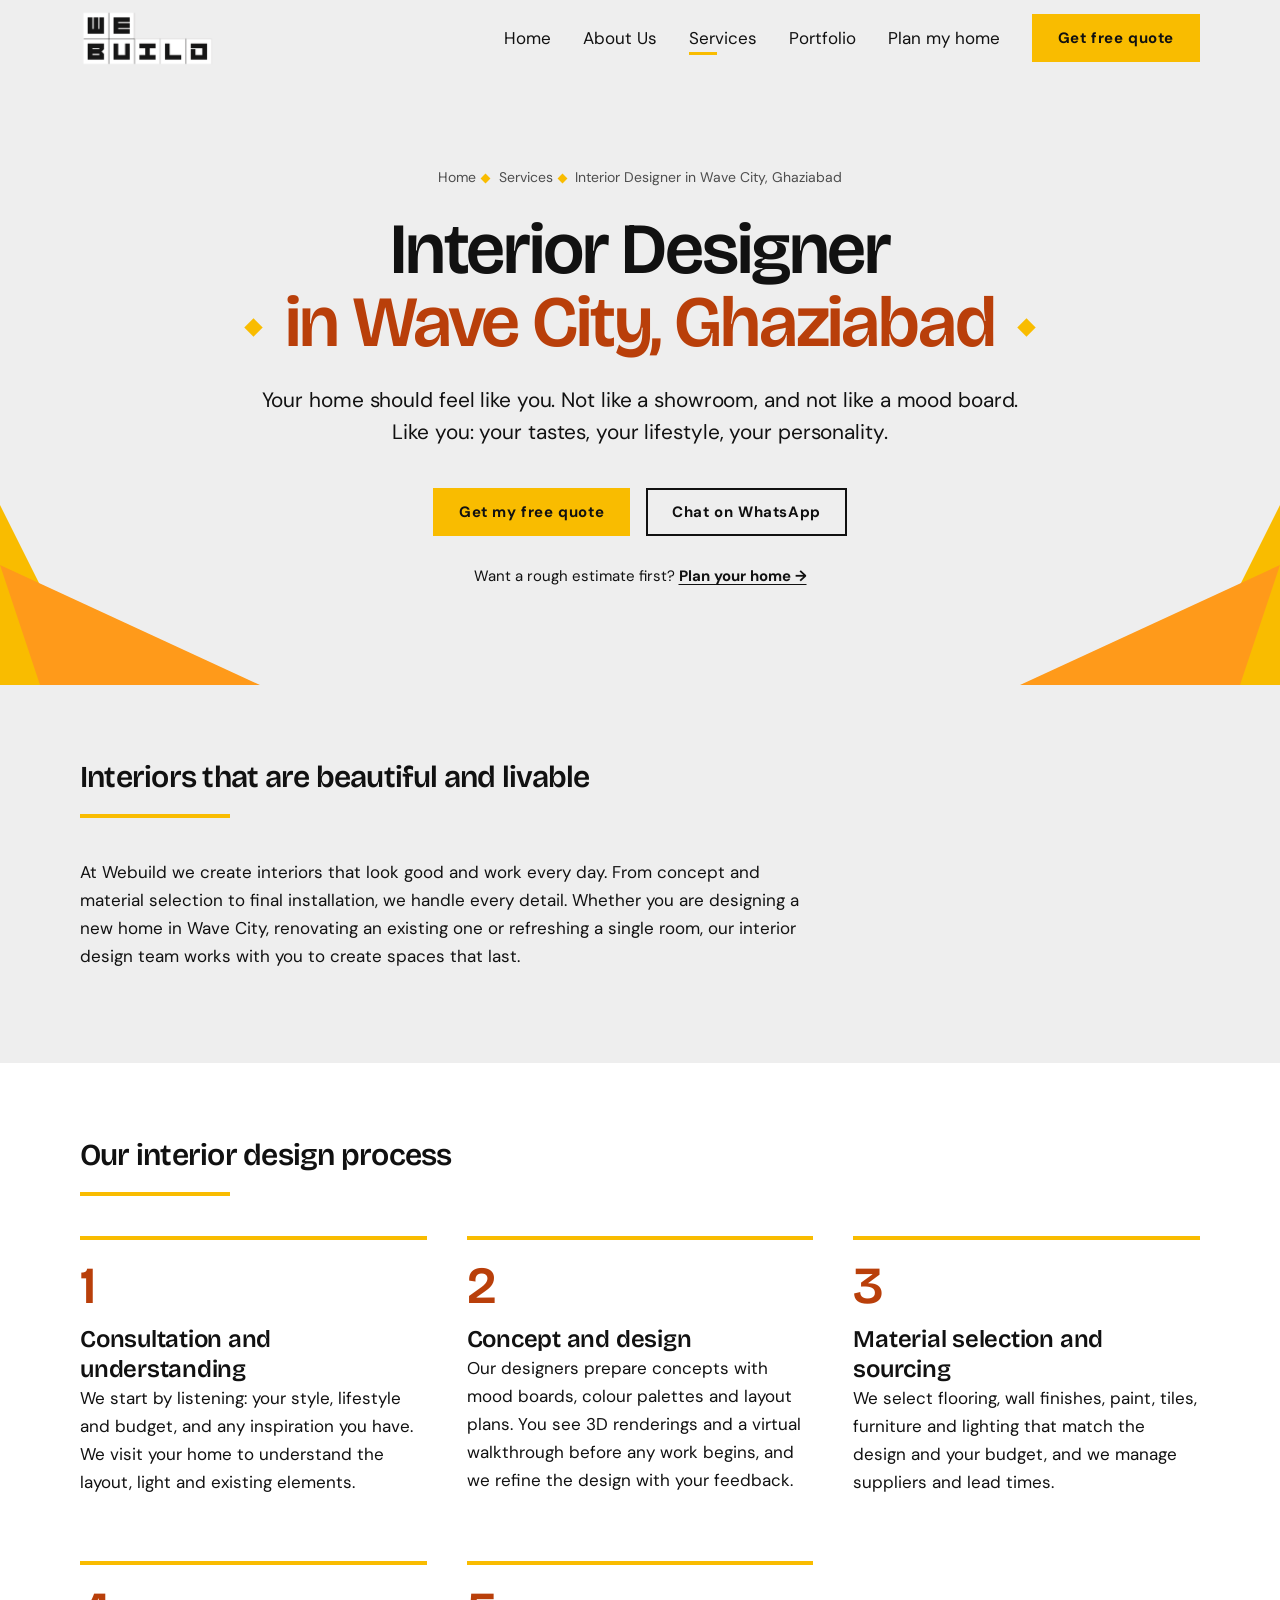
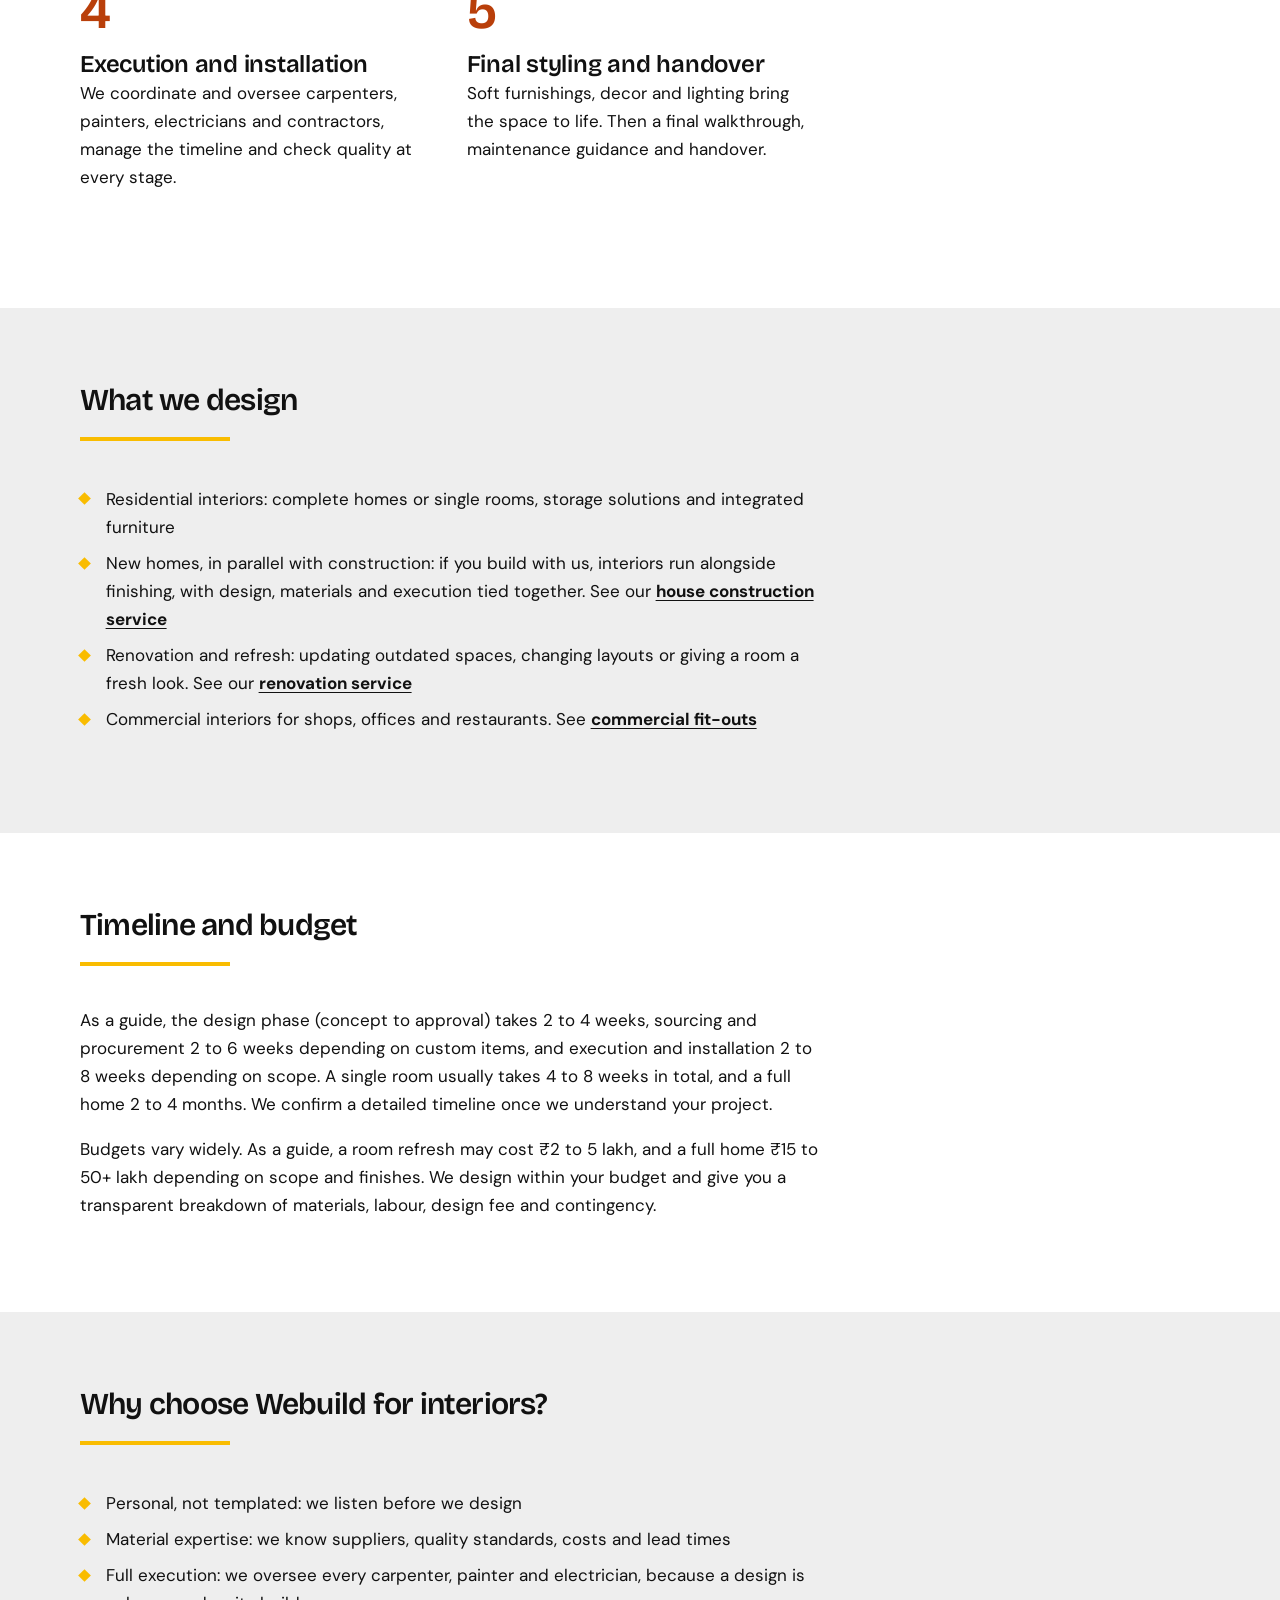
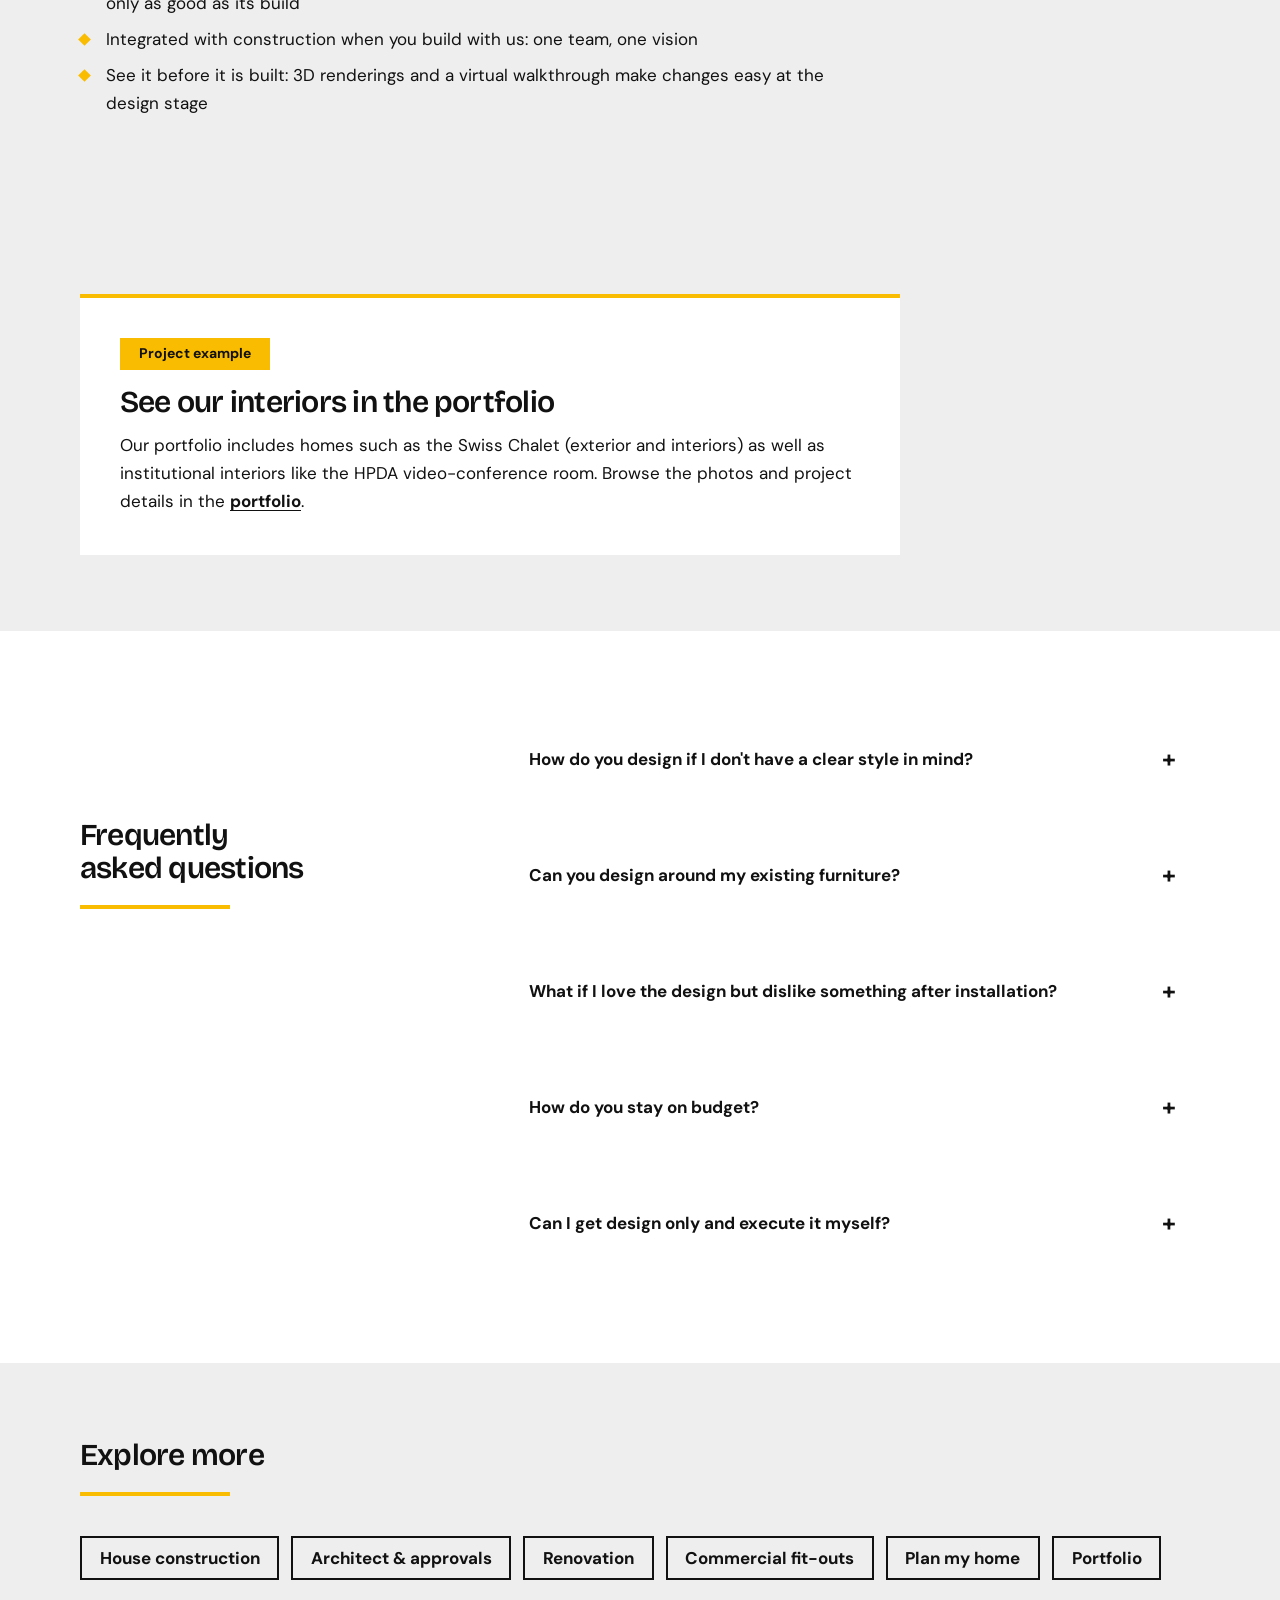
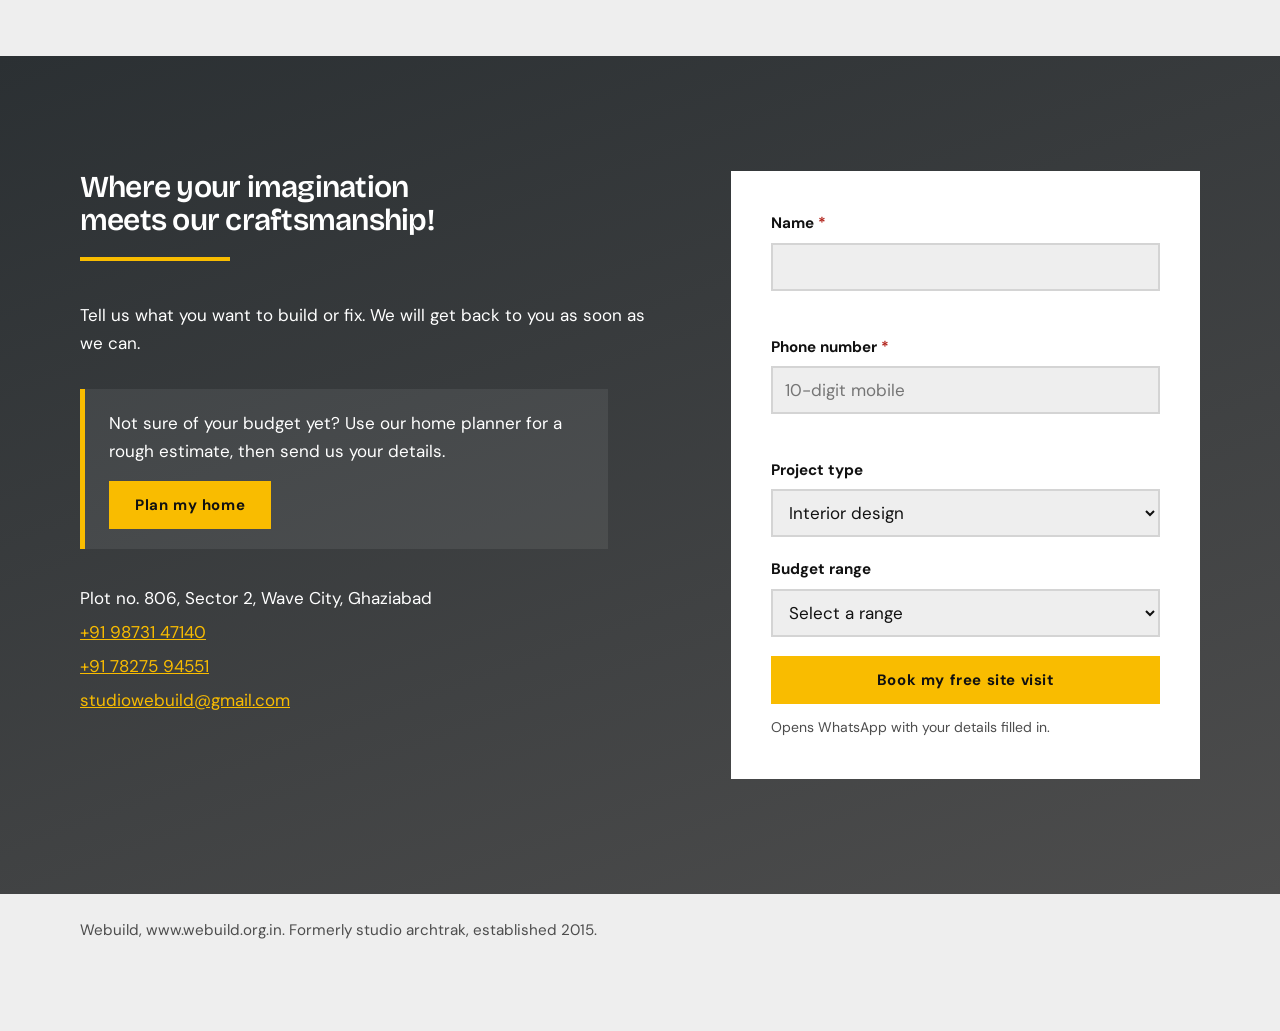
<file: interior-design-wave-city.html>
<!DOCTYPE html>
<html lang="en">
<head>
<script async src="https://www.googletagmanager.com/gtag/js?id=G-YB61EN7J5C"></script>
<script>window.dataLayer=window.dataLayer||[];function gtag(){dataLayer.push(arguments)}gtag('js',new Date());gtag('config','G-YB61EN7J5C');</script>
<meta charset="utf-8"><meta name="viewport" content="width=device-width, initial-scale=1, viewport-fit=cover">
<title>Interior Designer in Wave City, Ghaziabad | Webuild</title>
<meta name="description" content="Expert interior design in Wave City, Ghaziabad. Custom designs, material sourcing, execution. Modern spaces that reflect your style. Get a free consultation.">
<link rel="canonical" href="https://www.webuild.org.in/interior-design-wave-city.html"><link rel="icon" href="data:image/svg+xml,%3Csvg xmlns='http://www.w3.org/2000/svg' viewBox='0 0 64 64'%3E%3Crect width='64' height='64' fill='%23F9BC00'/%3E%3Ctext x='32' y='47' font-size='42' font-weight='700' text-anchor='middle' font-family='Arial' fill='%23111'%3EW%3C/text%3E%3C/svg%3E">
<meta property="og:type" content="website"><meta property="og:title" content="Interior Designer in Wave City, Ghaziabad | Webuild"><meta property="og:description" content="Expert interior design in Wave City, Ghaziabad. Custom designs, material sourcing, execution. Modern spaces that reflect your style. Get a free consultation."><meta property="og:url" content="https://www.webuild.org.in/interior-design-wave-city.html"><meta property="og:locale" content="en_IN"><meta name="twitter:card" content="summary"><meta name="theme-color" content="#F9BC00">
<script type="application/ld+json">{"@context": "https://schema.org", "@type": "Service", "name": "Interior Designer in Wave City, Ghaziabad", "serviceType": "Interior design", "url": "https://www.webuild.org.in/interior-design-wave-city.html", "description": "Expert interior design in Wave City, Ghaziabad. Custom designs, material sourcing, execution. Modern spaces that reflect your style. Get a free consultation.", "provider": {"@type": "GeneralContractor", "name": "Webuild", "url": "https://www.webuild.org.in", "telephone": "+919873147140"}, "areaServed": [{"@type": "Place", "name": "Wave City, Ghaziabad"}, {"@type": "City", "name": "Ghaziabad"}]}</script>
<script type="application/ld+json">{"@context": "https://schema.org", "@type": "BreadcrumbList", "itemListElement": [{"@type": "ListItem", "position": 1, "name": "Home", "item": "https://www.webuild.org.in/"}, {"@type": "ListItem", "position": 2, "name": "Services", "item": "https://www.webuild.org.in/#services"}, {"@type": "ListItem", "position": 3, "name": "Interior Designer in Wave City, Ghaziabad", "item": "https://www.webuild.org.in/interior-design-wave-city.html"}]}</script>
<link href="https://fonts.googleapis.com/css2?family=Bricolage+Grotesque:opsz,wght@12..96,600;12..96,700&family=DM+Sans:wght@400;500;700&family=Hind:wght@400;600;700&display=swap" rel="stylesheet">
<link rel="stylesheet" href="/assets/service.css">
</head>
<body class="pg">
<a class="skip sr" href="#main">Skip to content</a>
<header><div class="w bar">
  <a class="logo" href="/" aria-label="Webuild home"><img src="/assets/webuild-logo.png" alt="Webuild" width="134" height="56"></a>
  <button class="mb" id="mb" aria-expanded="false" aria-controls="nav" aria-label="Menu">&#9776;</button>
  <nav id="nav" aria-label="Main"><ul>
    <li><a href="/">Home</a></li><li><a href="/#about">About Us</a></li><li><a href="/#services" aria-current="page">Services</a></li><li><a href="/#portfolio">Portfolio</a></li>
    <li><a href="/#planner">Plan my home</a></li><li><a class="btn" href="#contact">Get free quote</a></li></ul></nav>
</div></header>
<main id="main">
<section class="hero" id="top">
  <svg class="deco bl" viewBox="0 0 260 190" aria-hidden="true"><polygon points="0,190 0,10 90,190" fill="#F9BC00"/><polygon points="40,190 260,190 0,70" fill="#FF9A1A"/></svg>
  <svg class="deco br" viewBox="0 0 260 190" aria-hidden="true"><polygon points="0,190 0,10 90,190" fill="#F9BC00"/><polygon points="40,190 260,190 0,70" fill="#FF9A1A"/></svg>
  <div class="w">
    <nav class="crumb" aria-label="Breadcrumb"><ol><li><a href="/">Home</a></li><li><a href="/#services">Services</a></li><li aria-current="page">Interior Designer in Wave City, Ghaziabad</li></ol></nav>
    <h1>Interior Designer <span class="o">in Wave City, Ghaziabad</span></h1>
    <p>Your home should feel like you. Not like a showroom, and not like a mood board. Like you: your tastes, your lifestyle, your personality.</p>
    <div class="cta"><a class="btn" href="#contact">Get my free quote</a><a class="btn alt" href="https://wa.me/919873147140" rel="noopener">Chat on WhatsApp</a></div>
    <div class="plan">Want a rough estimate first? <a href="/#planner">Plan your home &rarr;</a></div>
  </div>
</section>
<section class="s"><div class="w"><h2>Interiors that are beautiful and livable</h2><span class="rule"></span><p>At Webuild we create interiors that look good and work every day. From concept and material selection to final installation, we handle every detail. Whether you are designing a new home in Wave City, renovating an existing one or refreshing a single room, our interior design team works with you to create spaces that last.</p></div></section>
<section class="s b"><div class="w"><h2>Our interior design process</h2><span class="rule"></span><ol class="flow"><li><span class="n">1</span><h3>Consultation and understanding</h3><p>We start by listening: your style, lifestyle and budget, and any inspiration you have. We visit your home to understand the layout, light and existing elements.</p></li><li><span class="n">2</span><h3>Concept and design</h3><p>Our designers prepare concepts with mood boards, colour palettes and layout plans. You see 3D renderings and a virtual walkthrough before any work begins, and we refine the design with your feedback.</p></li><li><span class="n">3</span><h3>Material selection and sourcing</h3><p>We select flooring, wall finishes, paint, tiles, furniture and lighting that match the design and your budget, and we manage suppliers and lead times.</p></li><li><span class="n">4</span><h3>Execution and installation</h3><p>We coordinate and oversee carpenters, painters, electricians and contractors, manage the timeline and check quality at every stage.</p></li><li><span class="n">5</span><h3>Final styling and handover</h3><p>Soft furnishings, decor and lighting bring the space to life. Then a final walkthrough, maintenance guidance and handover.</p></li></ol></div></section>
<section class="s"><div class="w"><h2>What we design</h2><span class="rule"></span><ul class="tick"><li>Residential interiors: complete homes or single rooms, storage solutions and integrated furniture</li><li>New homes, in parallel with construction: if you build with us, interiors run alongside finishing, with design, materials and execution tied together. See our <a href="/house-construction-wave-city.html">house construction service</a></li><li>Renovation and refresh: updating outdated spaces, changing layouts or giving a room a fresh look. See our <a href="/renovation-ghaziabad/">renovation service</a></li><li>Commercial interiors for shops, offices and restaurants. See <a href="/commercial-fit-out-ghaziabad/">commercial fit-outs</a></li></ul></div></section>
<section class="s b"><div class="w"><h2>Timeline and budget</h2><span class="rule"></span><p>As a guide, the design phase (concept to approval) takes 2 to 4 weeks, sourcing and procurement 2 to 6 weeks depending on custom items, and execution and installation 2 to 8 weeks depending on scope. A single room usually takes 4 to 8 weeks in total, and a full home 2 to 4 months. We confirm a detailed timeline once we understand your project.</p><p>Budgets vary widely. As a guide, a room refresh may cost ₹2 to 5 lakh, and a full home ₹15 to 50+ lakh depending on scope and finishes. We design within your budget and give you a transparent breakdown of materials, labour, design fee and contingency.</p></div></section>
<section class="s"><div class="w"><h2>Why choose Webuild for interiors?</h2><span class="rule"></span><ul class="tick"><li>Personal, not templated: we listen before we design</li><li>Material expertise: we know suppliers, quality standards, costs and lead times</li><li>Full execution: we oversee every carpenter, painter and electrician, because a design is only as good as its build</li><li>Integrated with construction when you build with us: one team, one vision</li><li>See it before it is built: 3D renderings and a virtual walkthrough make changes easy at the design stage</li></ul></div></section>
<section class="s"><div class="w"><div class="pj"><span class="yr">Project example</span><h2>See our interiors in the portfolio</h2><p>Our portfolio includes homes such as the Swiss Chalet (exterior and interiors) as well as institutional interiors like the HPDA video-conference room. Browse the photos and project details in the <a href="/#portfolio">portfolio</a>.</p></div></div></section>
<section class="s b"><div class="w faq"><div class="fh"><h2>Frequently asked questions</h2><span class="rule"></span></div><div><details><summary>How do you design if I don't have a clear style in mind?</summary><p>That is what we are here for. We ask about your lifestyle, the colours you are drawn to and what makes you comfortable, then show you several concepts. Design is a conversation.</p></details><details><summary>Can you design around my existing furniture?</summary><p>Yes. We design around pieces you want to keep, and suggest what to upgrade and what new items to add.</p></details><details><summary>What if I love the design but dislike something after installation?</summary><p>Small changes such as paint colour, accessories or furniture arrangement are easy and included in our scope. Larger changes carry additional cost, and we work with you to make it right.</p></details><details><summary>How do you stay on budget?</summary><p>We agree a clear budget upfront and design within it. We put money into the high-impact items first, such as flooring, wall colour and key pieces, and give you options at every price point.</p></details><details><summary>Can I get design only and execute it myself?</summary><p>Yes, we offer design-only packages with detailed drawings and specifications. Most clients choose our full service, because we handle sourcing, quality and installation.</p></details></div></div></section>
<section class="s"><div class="w"><h2>Explore more</h2><span class="rule"></span><ul class="chips"><li><a href="/house-construction-wave-city.html">House construction</a></li><li><a href="/architect-wave-city/">Architect & approvals</a></li><li><a href="/renovation-ghaziabad/">Renovation</a></li><li><a href="/commercial-fit-out-ghaziabad/">Commercial fit-outs</a></li><li><a href="/#planner">Plan my home</a></li><li><a href="/#portfolio">Portfolio</a></li></ul></div></section>
<section class="ct" id="contact"><div class="w two">
  <div>
    <h2>Where your imagination meets our craftsmanship!</h2><span class="rule"></span>
    <p>Tell us what you want to build or fix. We will get back to you as soon as we can.</p>
<div class="planbox"><span>Not sure of your budget yet? Use our home planner for a rough estimate, then send us your details.</span><a class="btn" href="/#planner">Plan my home</a></div>
    <p>Plot no. 806, Sector 2, Wave City, Ghaziabad<br><a href="tel:+919873147140">+91 98731 47140</a><br><a href="tel:+917827594551">+91 78275 94551</a><br><a href="mailto:studiowebuild@gmail.com">studiowebuild@gmail.com</a></p>
  </div>
  <form id="lf" novalidate>
    <div class="fd"><label for="fN" data-req>Name</label><input id="fN" autocomplete="name" aria-describedby="eN" required><p class="err" id="eN"></p></div>
    <div class="fd"><label for="fP" data-req>Phone number</label><input id="fP" type="tel" inputmode="numeric" autocomplete="tel" placeholder="10-digit mobile" aria-describedby="eP" required><p class="err" id="eP"></p></div>
    <div class="fd"><label for="fT">Project type</label><select id="fT"><option value="home">Build a new home</option><option value="interior" selected>Interior design</option><option value="commercial">Commercial fit-out</option><option value="renovation">Renovation</option></select></div>
    <div class="fd"><label for="fS">Budget range</label><select id="fS"><option value="">Select a range</option><option>₹2-5 Lakh</option><option>₹5-10 Lakh</option><option>₹10-20 Lakh</option><option>₹20+ Lakh</option></select></div>
    <button class="btn" type="submit" style="width:100%;margin-top:1.2rem">Book my free site visit</button>
    <p class="fnote">Opens WhatsApp with your details filled in.</p><div id="fm" role="status"></div>
  </form>
</div></section>
</main>
<footer><div class="w">Webuild, www.webuild.org.in. Formerly studio archtrak, established 2015.</div></footer>
<div class="mbar"><a class="btn" href="tel:+919873147140">Call</a><a class="btn alt" style="color:#fff;border-color:#fff" href="https://wa.me/919873147140">WhatsApp</a></div>
<script>
const mb=document.getElementById('mb'),nav=document.getElementById('nav'),hd=document.querySelector('header');
mb.onclick=()=>mb.setAttribute('aria-expanded',nav.classList.toggle('open'));nav.onclick=e=>{if(e.target.closest('a')){nav.classList.remove('open');mb.setAttribute('aria-expanded',false)}};
const sc=()=>{hd.classList.toggle('cp',scrollY>40);hd.classList.toggle('sc',scrollY>4);var m=document.documentElement.scrollHeight-innerHeight;hd.style.setProperty('--p',m>0?Math.min(1,scrollY/m):0)};addEventListener('scroll',sc,{passive:true});sc();
document.getElementById('lf').onsubmit=function(e){e.preventDefault();var n=document.getElementById('fN'),p=document.getElementById('fP'),t=document.getElementById('fT'),nk=n.value.trim().length>1,pk=/^(\+?91)?[6-9]\d{9}$/.test(p.value.replace(/[\s-]/g,''));
document.getElementById('eN').textContent=nk?'':'Enter your name.';document.getElementById('eP').textContent=pk?'':'Enter a valid 10-digit mobile number.';n.setAttribute('aria-invalid',!nk);p.setAttribute('aria-invalid',!pk);if(!nk)return n.focus();if(!pk)return p.focus();
var m=['Hello Webuild, I would like to book a free site visit.','Name: '+n.value.trim(),'Phone: '+p.value.trim(),'Project: '+t.options[t.selectedIndex].text,document.querySelector('label[for=fS]').textContent+': '+(document.getElementById('fS').value.trim()||'not given'),'Page: '+location.pathname].join('\n');
if(window.gtag)gtag('event','generate_lead',{form_page:location.pathname});
var u='https://wa.me/919873147140?text='+encodeURIComponent(m);document.getElementById('fm').innerHTML='<div class="ok">Opening WhatsApp. If it did not open, <a href="'+u+'" target="_blank" rel="noopener">tap here to send</a>.</div>';window.open(u,'_blank','noopener')};
</script>
</body></html>
</file>
<file: assets/service.css>
/* Tokens taken from the profile deck: light grey ground, yellow/orange/coral triangles, charcoal, slate */
:root{--bg:#EEE;--card:#fff;--ink:#111;--mut:#4d4d4d;--y:#F9BC00;--o:#FF9A1A;--c:#EB7344;--s:#869CA3;--row:#F0DCCE;--line:#d4d4d4;
--f:"DM Sans","Hind",Arial,Helvetica,sans-serif;--fh:"Bricolage Grotesque","Hind","DM Sans",Arial,sans-serif;--lead:clamp(1.125rem,2vw,1.3rem);--sec:clamp(4.5rem,9vw,8rem);--gut:clamp(1.5rem,6vw,3rem);/* SPACING 4pt scale */--s2:.5rem;--s4:1rem;--s5:1.5rem;--s7:3rem;--s8:5rem;/* TYPE SCALE (fluid, ~1.25 ratio) */--t0:1.0625rem;--t1:clamp(1.25rem,2.4vw,1.5rem);--t2:clamp(1.5rem,3vw,1.9rem);--t3:clamp(2rem,5vw,3.25rem);--t4:clamp(2.5rem,7vw,4.5rem);/* COLOUR ROLES: brand shapes (--y,--o,--c) vs text-safe accent (--at, 4.5:1) */--at:#B93F0A;--err:#B3261E;/* MOTION */--ease:cubic-bezier(.2,.7,.2,1);--dur:.2s;color-scheme:light dark;box-sizing:border-box;padding-top:env(safe-area-inset-top,0px);padding-bottom:env(safe-area-inset-bottom,0px)}
@media (prefers-color-scheme:dark){:root:not([data-theme="light"]){--bg:#1c1f22;--card:#262a2e;--ink:#f2f2f2;--mut:#c4c4c4;--row:#33302d;--line:#3a3f44;--at:#FF9A1A;--err:#ff8a80}}
:root[data-theme="dark"]{--bg:#1c1f22;--card:#262a2e;--ink:#f2f2f2;--mut:#c4c4c4;--row:#33302d;--line:#3a3f44;--at:#FF9A1A;--err:#ff8a80}
*,*::before,*::after{box-sizing:inherit}
html{height:100%;scroll-behavior:smooth;scroll-padding-top:calc(env(safe-area-inset-top,0px) + 80px)}
body{min-height:100%;margin:0;background:var(--bg);color:var(--ink);font:400 var(--t0)/1.65 var(--f)}
h1,h2,h3{margin:0 0 .4em;font-family:var(--fh)}
h1{font-weight:600;line-height:1.02;letter-spacing:-.03em;font-size:var(--t4);text-wrap:balance}h2{font-weight:600;line-height:1.08;letter-spacing:-.025em;text-wrap:balance}
h2{font-size:var(--t3)}
h3{font-size:var(--t1);font-weight:600;line-height:1.25;letter-spacing:-.01em}
p{margin:0 0 1em;max-width:62ch;text-wrap:pretty}
:focus-visible{outline:3px solid var(--c);outline-offset:3px}
.w{width:min(100% - 2*var(--gut),1120px);margin-inline:auto;position:relative;z-index:1}
section{padding:var(--sec) 0;position:relative;overflow:hidden}
.sr{position:absolute;left:-9999px}
.rule{display:block;width:150px;height:4px;background:var(--y);margin:1.25rem 0 2.5rem}
.dia::before{content:"";display:inline-block;width:14px;height:14px;background:var(--y);transform:rotate(45deg);margin-right:.7rem}
.btn{display:inline-flex;align-items:center;justify-content:center;min-height:48px;padding:.6rem 1.5rem;border:2px solid var(--y);background:linear-gradient(var(--o),var(--o)) no-repeat left/0 100% var(--y);color:#111;font:700 .9375rem/1.1 var(--f);letter-spacing:.04em;text-decoration:none;cursor:pointer;transition:background-size var(--dur) var(--ease),border-color var(--dur),transform var(--dur) var(--ease)}
.btn:hover{background-size:100% 100%;border-color:var(--o)}.btn:active{transform:translateY(1px)}
.btn.alt{background:linear-gradient(var(--ink),var(--ink)) no-repeat left/0 100% transparent;color:var(--ink);border-color:var(--ink);transition:background-size var(--dur) var(--ease),color var(--dur)}
.btn.alt:hover{background-size:100% 100%;color:var(--bg);border-color:var(--ink)}
/* header + tiled logo */
header{position:fixed;left:0;right:0;top:env(safe-area-inset-top,0px);z-index:20;background:var(--bg)}main{padding-top:calc(76px + env(safe-area-inset-top,0px))}
.bar{display:flex;align-items:center;justify-content:space-between;min-height:76px}
.logo{text-decoration:none;display:block}.logo img{display:block;height:56px;width:auto;max-width:100%}
nav ul{display:flex;gap:2rem;list-style:none;margin:0;padding:0;align-items:center}
nav a{color:var(--ink);text-decoration:none;position:relative;padding-bottom:.4rem}
nav a:not(.btn)::after{content:"";position:absolute;left:0;bottom:0;width:0;height:3px;background:var(--y);transition:width .2s}
nav a:not(.btn):hover::after,nav a[aria-current]::after{width:28px}
.lt{min-height:44px;margin-left:var(--s4);padding:0 var(--s4);border:2px solid var(--ink);background:transparent;color:var(--ink);font:700 .95rem var(--f);cursor:pointer}.lt:hover{background:var(--ink);color:var(--bg)}
.mb{display:none;min-width:48px;min-height:48px;background:none;border:2px solid var(--ink);color:var(--ink);font-size:1.3rem;cursor:pointer}
@media (max-width:820px){.mb{display:block}nav{position:absolute;left:0;right:0;top:100%;background:var(--bg);display:none;border-bottom:3px solid var(--y)}nav.open{display:block}nav ul{flex-direction:column;align-items:stretch;gap:0;padding:.5rem 1.25rem 1rem}nav li a{display:block;padding:.8rem 0}}
/* hero with low-poly corners */
.hero{text-align:center;padding-top:clamp(3.5rem,7vw,6rem);padding-bottom:7rem}
.hero h1{margin-bottom:1.5rem}
.hero .o{color:var(--at);display:block}
.hero .o::before,.hero .o::after{content:"";display:inline-block;width:.18em;height:.18em;background:var(--y);transform:rotate(45deg);margin:0 .35em;vertical-align:middle}
.hero p{margin-inline:auto;max-width:56ch;font-size:var(--lead);line-height:1.55;letter-spacing:-.005em}
.deco{position:absolute;z-index:0;pointer-events:none}
.bl{bottom:0;left:0;width:260px}.br{bottom:0;right:0;width:260px;transform:scaleX(-1)}
.chips{display:flex;flex-wrap:wrap;gap:.75rem;justify-content:center;margin:2.5rem 0 0;padding:0;list-style:none}
.chips a{display:flex;align-items:center;min-height:44px;padding:0 1.1rem;transition:background var(--dur),color var(--dur);border:2px solid var(--ink);color:var(--ink);text-decoration:none;font-weight:700;background:var(--bg)}
.chips a:hover{background:var(--ink);color:var(--bg)}
.cta{display:flex;flex-wrap:wrap;gap:1rem;justify-content:center;margin-top:2.5rem}
/* stats */
.stats{background:var(--card);padding:clamp(3rem,6vw,4.5rem) 0}
.stats .w{display:grid;grid-template-columns:1fr;gap:2rem}
.stats h2{color:var(--at);margin:0;font-size:var(--t1)}.stats h2 br{display:none}
.stats ul{list-style:none;margin:0;padding:0;display:grid;grid-template-columns:repeat(4,minmax(0,1fr));gap:2rem}
.stats li{display:flex;flex-direction:column;align-items:flex-start;gap:.6rem}
.stats b{font:600 clamp(2.5rem,6vw,4rem)/1 var(--fh);letter-spacing:-.02em;font-variant-numeric:tabular-nums;color:var(--at);min-width:2ch}
.stats span{font-weight:600;text-transform:uppercase;font-size:.8125rem;line-height:1.2;letter-spacing:.14em}
@media (max-width:760px){.stats ul{grid-template-columns:repeat(2,minmax(0,1fr));gap:2rem 1.5rem}}
/* about */
.two{display:grid;grid-template-columns:1.1fr .9fr;gap:clamp(2rem,6vw,5rem);align-items:center}
@media (max-width:820px){.two{grid-template-columns:1fr}}
.dd{background:#2b3033;color:#fff;padding:clamp(1.5rem,4vw,2.5rem);position:relative;overflow:hidden;isolation:isolate;min-height:clamp(340px,52vw,440px);display:flex;flex-direction:column;justify-content:flex-end;font:700 clamp(2.4rem,7vw,4.2rem)/1.02 var(--fh);letter-spacing:-.03em;text-shadow:0 2px 14px rgba(0,0,0,.55)}
.dd p{margin:0;position:relative;z-index:1}.dd p:nth-of-type(2){color:var(--y)}.dd p:nth-of-type(3){color:#FF9A1A}
.dd .all{display:inline-block;align-self:flex-start;margin-top:1rem;padding:.35rem .9rem;background:var(--y);color:#111;font-size:clamp(1rem,2.6vw,1.4rem);text-shadow:none}.dd .all b{font-size:1.5em;line-height:.9;color:#B93F0A}
.dd .pt{position:absolute;z-index:-1;top:0;right:0;width:68%;height:72%;background-size:cover;background-position:center;clip-path:polygon(34% 0,100% 0,100% 100%,0 100%);transition:transform .6s var(--ease)}.dd:hover .pt{transform:scale(1.05)}
.dd i{position:absolute;z-index:-1;display:block}
.dd .t1{left:-30px;top:-30px;width:180px;height:180px;background:var(--y);clip-path:polygon(0 0,100% 0,0 100%)}
.dd .t2{right:22%;bottom:-30px;width:150px;height:120px;background:var(--c);clip-path:polygon(0 100%,100% 100%,50% 0);transition:transform .5s var(--ease)}.dd:hover .t2{transform:translateY(-14px)}
.dd .t3{right:-30px;bottom:-30px;width:220px;height:170px;background:var(--o);clip-path:polygon(100% 0,100% 100%,0 100%)}
@media(prefers-reduced-motion:reduce){.dd .t2,.dd .pt{transition:none}}
/* mission steps, staggered like the deck */
.steps{display:grid;grid-template-columns:repeat(3,1fr);gap:3rem;margin-top:1rem}
.steps article:nth-child(2){margin-top:3rem}.steps article:nth-child(3){margin-top:6rem}
@media (max-width:820px){.steps{grid-template-columns:1fr}.steps article:nth-child(n){margin-top:0}}
/* services */
.sv{display:grid;grid-template-columns:repeat(auto-fit,minmax(240px,1fr));gap:1.75rem}
.sv article{background:var(--card);padding:1.75rem;display:flex;flex-direction:column;border-top:4px solid var(--y)}
.sv article p{flex:1}.sv a{color:var(--ink);font-weight:700}
.fo{display:grid;grid-template-columns:repeat(6,minmax(0,1fr));gap:8px;margin-top:4rem}
.fo div{background:linear-gradient(160deg,#4d4d4d,#2b3033);min-height:clamp(240px,40vw,300px);padding:clamp(.4rem,1.5vw,1rem);display:flex;align-items:flex-end}.fo .vl{font-size:clamp(.75rem,1.9vw,1.25rem);overflow-wrap:anywhere}
.vl{writing-mode:vertical-rl;transform:rotate(180deg);font-weight:500;color:var(--o);font-size:1.5rem;line-height:1.1}
/* portfolio */
.tabs{display:flex;flex-wrap:wrap;gap:.75rem;margin:0 0 2.5rem}
.tab{min-height:44px;padding:.4rem 1.1rem;border:2px solid var(--ink);background:transparent;color:var(--ink);font:700 1rem var(--f);cursor:pointer}
.tab[aria-selected="true"]{background:var(--y);border-color:var(--y);color:#111}
#pg{display:grid;grid-template-columns:repeat(4,minmax(0,1fr));gap:3rem 1.5rem}
#pg:not(:has(.pc[hidden])) .pc:nth-child(-n+2){grid-column:span 2}#pg:not(:has(.pc[hidden])) .pc:nth-child(-n+2) .ph{height:340px}
@media (max-width:960px){#pg{grid-template-columns:repeat(2,minmax(0,1fr))}}
@media (max-width:560px){#pg{grid-template-columns:1fr}#pg:not(:has(.pc[hidden])) .pc:nth-child(-n+2){grid-column:auto}#pg:not(:has(.pc[hidden])) .pc:nth-child(-n+2) .ph{height:220px}}
.pc[hidden]{display:none}
.ph{height:170px;padding:.8rem;display:flex;align-items:flex-end;background:linear-gradient(135deg,var(--s),#4d4d4d)}
.ph.com{background:linear-gradient(135deg,#4d4d4d,var(--c))}
.ph.inst{background:linear-gradient(135deg,var(--y),var(--o) 55%,#4d4d4d)}
.ph .vl{color:#fff}
.cap{display:inline-block;font-weight:700;border-bottom:4px solid var(--y);margin:1rem 0 .4rem}
.meta{color:var(--mut);font-size:.875rem;line-height:1.5;letter-spacing:.01em;margin:0}
/* tables */
.tw{overflow-x:auto;margin:0 0 5rem}.tw:last-child{margin-bottom:0}
table{width:100%;border-collapse:collapse;min-width:600px;font-size:.875rem;line-height:1.5}
th{text-align:left;padding:.9rem .75rem;border-bottom:2px solid var(--o)}
td{padding:.9rem .75rem}
tbody tr:nth-child(odd) td{background:var(--row)}
/* milestones, team */
.ms{display:grid;grid-template-columns:repeat(auto-fit,minmax(220px,1fr));gap:2.5rem}
.yr{display:inline-block;background:var(--y);color:#111;padding:.3rem 1.2rem;margin-bottom:1.1rem}
.tm{display:grid;grid-template-columns:repeat(auto-fit,minmax(180px,1fr));gap:2rem;align-items:start}
.tm div{border-left:4px solid var(--o);padding:.25rem 0 .25rem 1.1rem}.tm .big{font-size:1.5rem;line-height:1.2;border-left-color:var(--y)}
.tm b{display:block}.tm span{color:var(--mut)}
.big{font-family:var(--fh);font-size:2.4rem;font-weight:600;color:var(--at);letter-spacing:-.02em;font-variant-numeric:tabular-nums}
/* faq */
details{background:var(--card);margin-bottom:.75rem}.faq{display:grid;grid-template-columns:minmax(0,4fr) minmax(0,8fr);gap:2rem clamp(2rem,6vw,5rem);align-items:start}.fh{position:sticky;top:7rem}.fh .rule{margin-bottom:0}@media (max-width:820px){.faq{grid-template-columns:1fr}.fh{position:static}.fh .rule{margin-bottom:.5rem}}
summary{cursor:pointer;padding:1.25rem 1.5rem;font-weight:700;list-style:none;display:flex;justify-content:space-between;align-items:center;gap:1rem;min-height:64px}
summary::-webkit-details-marker{display:none}
summary::after{content:"+";font-size:1.5rem;line-height:1;transition:transform .2s}
details[open] summary::after{transform:rotate(45deg)}
details p{margin:0;padding:0 1.5rem 1.5rem;color:var(--mut)}
/* contact */
.ct{background:linear-gradient(160deg,#2b3033,#4d4d4d);color:#fff}
.ct h2{color:#fff}
.ct a{color:var(--y)}
.ct .two{align-items:start}
.ct .ok a{color:var(--ink);font-weight:700;text-decoration:underline}.fnote{margin:.75rem 0 0;font-size:.875rem;color:var(--mut)}form{background:var(--card);color:var(--ink);padding:clamp(1.5rem,4vw,2.5rem)}.ct .two>div>p:last-of-type{line-height:2;margin-top:2rem}
.fd{display:grid;gap:.4rem;margin-top:1.25rem}
.fd:first-child{margin-top:0}
label{font-weight:700;font-size:.95rem}
input,select{width:100%;min-height:48px;padding:.5rem .8rem;border:2px solid var(--line);background:var(--bg);color:var(--ink);font:inherit}
.err{color:var(--err);font-size:.9rem;min-height:1.2em;margin:0}

.ok{border:2px solid #17794A;padding:1rem;font-weight:700;margin-top:1rem}
footer{padding:1.5rem 0 5.5rem;font-size:.95rem;color:var(--mut)}
.mbar{display:none}
@media (max-width:820px){.mbar{display:grid;grid-template-columns:1fr 1fr;gap:.6rem;position:fixed;left:0;right:0;bottom:0;z-index:30;background:#111;padding:.6rem .8rem calc(.6rem + env(safe-area-inset-bottom,0px))}.mbar .btn{min-height:46px}}
/* ---- Interaction layer ---- */
header{transition:box-shadow var(--dur)}header.sc{box-shadow:0 1px 0 var(--line)}
.sv article,.pc{transition:transform var(--dur) var(--ease)}.sv article:hover,.pc:hover{transform:translateY(-8px)}.sv article:hover{box-shadow:0 14px 30px rgba(0,0,0,.14)}
input[aria-invalid="true"]{border-color:var(--err)}input:focus-visible,select:focus-visible{outline-offset:0;border-color:var(--ink)}
label[data-req]::after{content:" *";color:var(--err)}
.skip:focus{left:var(--s4);top:var(--s4);z-index:99;background:var(--y);color:#111;padding:var(--s2) var(--s4)}
:lang(hi) h1,:lang(hi) h2,:lang(hi) h3{font-family:"Hind","Bricolage Grotesque",sans-serif;font-weight:600;line-height:1.3;letter-spacing:0}:lang(hi) .big,:lang(hi) .btn,:lang(hi) .meta,:lang(hi) .stats b,:lang(hi) .stats span,:lang(hi) .hero p{letter-spacing:0}:lang(hi) .stats span{text-transform:none;font-size:.9375rem}:lang(hi) .hero p{line-height:1.8}:lang(hi) .btn{line-height:1.3}html:lang(hi) body{line-height:1.8}
.ph{position:relative;overflow:hidden;border:0;width:100%;height:220px;cursor:default}button.ph{cursor:zoom-in}.ph img{position:absolute;inset:0;width:100%;height:100%;object-fit:cover;transition:transform var(--dur) var(--ease)}button.ph:hover img{transform:scale(1.1)}.ph:has(img)::after{content:"";position:absolute;inset:0;background:linear-gradient(0deg,rgba(0,0,0,.55),transparent 55%)}.ph .vl{position:relative;z-index:1}.cnt{position:absolute;z-index:1;top:.6rem;right:.6rem;background:rgba(0,0,0,.65);color:#fff;font-size:.75rem;padding:.2rem .55rem}
.sv article{overflow:hidden}.sv article>img{display:block;width:calc(100% + 3.5rem);max-width:none;height:150px;object-fit:cover;margin:-1.75rem -1.75rem 1.4rem}
.fo div{background-size:cover;background-position:center}
dialog.lb{border:0;padding:0;background:#111;color:#fff;width:min(96vw,1100px);max-width:none}dialog.lb::backdrop{background:rgba(0,0,0,.8)}.lb img{display:block;width:100%;max-height:78vh;object-fit:contain;background:#000}.lbb{display:flex;align-items:center;gap:.5rem;padding:.6rem .9rem}.lbb span{flex:1}.lbb button{min-width:44px;min-height:44px;border:1px solid #666;background:transparent;color:#fff;font-size:1.2rem;cursor:pointer}.lbb button:hover{background:#333}.lb.one #lbp,.lb.one #lbn{display:none}
/* ---- Micro-interactions (3): reveal, click cues, compact header ---- */
.js .rv{opacity:0;transform:translateY(40px) scale(.97);transition:opacity .8s var(--ease) var(--d,0ms),transform .8s var(--ease) var(--d,0ms)}
.js .rv.in{opacity:1;transform:none}
.pc .cap{display:block;width:100%;border-bottom:0;padding-bottom:.4rem;background:linear-gradient(var(--y),var(--y)) no-repeat left bottom/3rem 4px;transition:background-size .3s var(--ease)}
.pc:hover .cap,.pc:focus-within .cap{background-size:100% 6px}
.cnt{transition:background .25s,color .25s}.pc:hover .cnt,.pc:focus-within .cnt{background:var(--y);color:#111}
.fo div{position:relative;overflow:hidden}.fo div::after{content:"";position:absolute;inset:0;background:linear-gradient(0deg,rgba(0,0,0,.65),rgba(0,0,0,.05));transition:opacity .25s var(--ease)}.fo div:hover::after{opacity:.2}
.fo .vl{position:relative;z-index:1;translate:0 0;transition:translate .25s var(--ease)}.fo div:hover .vl{translate:0 -14px;color:#fff}.fo div{transition:flex .3s}
.bar{transition:min-height .25s var(--ease)}header.cp .bar{min-height:56px}
.logo img{transition:height .25s var(--ease)}header.cp .logo img{height:38px}
header::after{content:"";position:absolute;left:0;right:0;bottom:0;height:5px;background:var(--o);transform:scaleX(var(--p,0));transform-origin:left}
/* ---- Case study ---- */
html.csopen{overflow:hidden}
dialog.cs{width:100%;height:100%;max-width:none;max-height:none;border:0;padding:0;background:var(--bg);color:var(--ink);overflow-y:auto}
.csh{position:sticky;top:0;z-index:3;display:flex;justify-content:space-between;align-items:center;padding:.75rem var(--gut);background:var(--bg);border-bottom:1px solid var(--line);font-size:.8125rem;letter-spacing:.14em;font-weight:600}
.csh button{min-height:44px;padding:0 1rem;border:2px solid var(--ink);background:transparent;color:var(--ink);font:700 .9375rem var(--f);cursor:pointer}.csh button:hover{background:var(--ink);color:var(--bg)}
.csc{width:min(100% - 2*var(--gut),1120px);margin:0 auto}
.cs .eb{margin:clamp(2.5rem,6vw,4.5rem) 0 .75rem;font-size:.8125rem;font-weight:600;text-transform:uppercase;letter-spacing:.14em;color:var(--at)}
.cs h2{font-size:var(--t4);margin:0 0 clamp(1.5rem,4vw,2.5rem)}
.cs figure{margin:0}.cs img{display:block;width:100%;height:auto}
.cs figure.cov{width:min(100% - 2*var(--gut),1120px);margin:0 auto}.cs .cov img{max-height:78vh;object-fit:cover}
.cs figcaption{margin-top:.75rem;font-size:.875rem;line-height:1.5;color:var(--mut);max-width:62ch}
.cs figcaption b{margin-right:.6rem;font-size:.75rem;font-weight:600;text-transform:uppercase;letter-spacing:.1em;color:var(--ink)}
.facts{display:flex;flex-wrap:wrap;gap:1.5rem 3.5rem;margin:clamp(2rem,5vw,3.5rem) 0;padding:1.5rem 0;border-block:1px solid var(--line)}
.facts div{display:grid;gap:.3rem}.facts dt{font-size:.8125rem;font-weight:600;text-transform:uppercase;letter-spacing:.14em;color:var(--mut)}.facts dd{margin:0;font-weight:600}
.nar{display:grid;grid-template-columns:1fr 1fr;gap:2rem clamp(2rem,6vw,5rem);margin-bottom:clamp(2.5rem,6vw,4.5rem)}.nar h3{font-size:.8125rem;text-transform:uppercase;letter-spacing:.14em;color:var(--at);margin-bottom:.75rem}
.seq{display:grid;grid-template-columns:repeat(2,minmax(0,1fr));gap:clamp(1.5rem,4vw,3rem) clamp(1rem,2.5vw,2rem);align-items:start}.seq figure.wide{grid-column:1/-1}
.res{margin:clamp(3rem,7vw,5rem) 0 0;max-width:30ch;padding-left:1.25rem;border-left:5px solid var(--y);font:600 var(--t2)/1.25 var(--fh);letter-spacing:-.01em}
.cs blockquote{margin:2.5rem 0 0;max-width:52ch;font-size:var(--lead)}.cs cite{display:block;margin-top:.75rem;font-size:.875rem;color:var(--mut);font-style:normal}
.csn{display:flex;flex-wrap:wrap;justify-content:space-between;align-items:center;gap:1.5rem;margin-top:clamp(3rem,7vw,5.5rem);padding:2rem 0 clamp(3rem,7vw,5rem);border-top:1px solid var(--line)}
.csn button{min-height:48px;padding:0;border:0;background:none;color:var(--ink);font:600 var(--t1) var(--fh);cursor:pointer;text-align:left}.csn button:hover{color:var(--at)}
@media (max-width:760px){.nar{grid-template-columns:1fr}.seq{grid-template-columns:1fr}}
/* ---- process, differentiators, tech band ---- */
.flow{list-style:none;margin:0;padding:0;display:grid;grid-template-columns:repeat(3,minmax(0,1fr));gap:3rem 2.5rem}
.flow li{border-top:4px solid var(--y);padding-top:1.25rem}.flow .n{display:block;margin-bottom:.75rem;font:600 var(--t3)/1 var(--fh);letter-spacing:-.03em;color:var(--at)}.flow h3{margin:0;max-width:20ch}
.apart{display:grid;grid-template-columns:repeat(4,minmax(0,1fr));gap:2.5rem}.apart article{border-left:4px solid var(--o);padding-left:1.25rem}.apart p{margin:0;color:var(--mut)}
.tech{background:#2b3033;color:#fff;padding:clamp(3.5rem,7vw,6rem) 0}.tech h2{color:#fff;margin:0}.tech .rule{margin-bottom:0}.tech p{color:#e6e6e6}.tech .eb{margin:0 0 .75rem;font-size:.8125rem;font-weight:600;text-transform:uppercase;letter-spacing:.14em;color:var(--y)}.tech .btn{margin-top:1rem}
:lang(hi) .tech .eb{letter-spacing:0;text-transform:none;font-size:.9375rem}
@media (max-width:960px){.apart{grid-template-columns:repeat(2,minmax(0,1fr))}}
@media (max-width:820px){.flow{grid-template-columns:repeat(2,minmax(0,1fr));gap:2.5rem 1.5rem}}
@media (max-width:560px){.flow,.apart{grid-template-columns:1fr}}
.plan{margin:1.75rem 0 0;font-size:.9375rem}.plan a{color:var(--ink);font-weight:700;text-underline-offset:3px}.plan a:hover{color:var(--at)}
.ct .planbox .btn{color:#111;text-decoration:none}.ct .planbox{display:grid;gap:1rem;justify-items:start;margin-top:2rem;padding:1.25rem 1.5rem;max-width:44ch;border-left:5px solid var(--y);background:rgba(255,255,255,.07)}
/* ---- planner (scoped) ---- */
.pl-card{background:var(--card);padding:clamp(1.25rem,3vw,2rem)}.pl-top{display:flex;justify-content:flex-end}.pl-xp{background:var(--y);color:#111;padding:.25rem .8rem;font:700 .85rem var(--f)}
.pl-bar{height:6px;background:var(--line);margin:1rem 0 1.5rem;overflow:hidden}.pl-bar i{display:block;height:100%;width:0;background:linear-gradient(90deg,var(--y),var(--o));transition:width .4s}
#planner h3{margin:0 0 .5rem}#planner .fh p{margin-top:1.5rem}
.pl-m{color:var(--mut);font-size:.9375rem;margin:0 0 1rem}.pl-g{display:grid;grid-template-columns:repeat(auto-fit,minmax(160px,1fr));gap:.75rem}
.pl-o{background:var(--bg);border:2px solid var(--line);padding:1rem;text-align:left;font:inherit;color:inherit;cursor:pointer;transition:transform .2s,border-color .2s}.pl-o:hover,.pl-o:focus-visible{border-color:var(--y);transform:translateY(-2px)}.pl-o.sel{border-color:var(--c);background:var(--row)}
.pl-o b{display:block;font-family:var(--fh)}.pl-o small{color:var(--mut)}.pl-e{font-size:1.6rem;display:block}
.pl-cd{background:var(--bg);border-left:5px solid var(--y);padding:1rem 1.2rem;margin:1rem 0}.pl-big{font:600 clamp(1.7rem,5vw,2.3rem)/1.15 var(--fh);color:var(--at)}
.pl-row{display:flex;justify-content:space-between;gap:.8rem;padding:.4rem 0;border-bottom:1px solid var(--line)}.pl-row:last-child{border:0}
.pl-pill{display:inline-block;background:var(--y);color:#111;padding:.25rem .9rem;font:700 .85rem var(--f)}
#planner .pl-cd ul{list-style:none;padding:0;margin:.5rem 0}#planner .pl-cd li{padding:.15rem 0}#planner .pl-cd li::before{content:"";display:inline-block;width:9px;height:9px;background:var(--y);transform:rotate(45deg);margin-right:.7rem}
.pl-fade{animation:plf .35s}@keyframes plf{from{opacity:0;transform:translateY(10px)}to{opacity:1;transform:none}}
#planner .btn{margin:1rem .5rem 0 0}.pl-note{font-size:.8125rem;color:var(--mut);margin:1rem 0 0}
:lang(hi) .cs .eb,:lang(hi) .facts dt,:lang(hi) .nar h3{letter-spacing:0;text-transform:none;font-size:1rem}:lang(hi) .cs figcaption b{letter-spacing:0;text-transform:none;font-size:.875rem}
@keyframes up{from{opacity:0;transform:translateY(14px)}}
.hero h1,.hero p,.chips,.cta{animation:up .6s var(--ease) both}.hero p{animation-delay:.12s}.chips{animation-delay:.2s}.cta{animation-delay:.28s}
@media (prefers-reduced-motion:reduce){*{animation:none!important;transition:none!important;scroll-behavior:auto!important}}
/* ---- service-page additions (same tokens as the homepage) ---- */
.pg section.s{padding:clamp(2.75rem,6vw,4.75rem) 0}.pg section.b{background:var(--card)}
.pg .hero{padding-bottom:clamp(4rem,8vw,6rem)}.pg h2{font-size:var(--t2)}
.crumb{margin:0 0 1.5rem;font-size:.875rem;color:var(--mut)}.crumb ol{display:flex;flex-wrap:wrap;justify-content:center;gap:.4rem;list-style:none;margin:0;padding:0}.crumb li+li::before{content:"";display:inline-block;width:7px;height:7px;background:var(--y);transform:rotate(45deg);margin-right:.6rem;vertical-align:middle}.crumb a{color:var(--mut)}.crumb a:hover{color:var(--at)}
.pg .s ul.tick{list-style:none;margin:0 0 1.25rem;padding:0;max-width:62ch}.pg .s ul.tick li{padding:.25rem 0 .25rem 1.6rem;position:relative}.pg .s ul.tick li::before{content:"";position:absolute;left:0;top:.8em;width:9px;height:9px;background:var(--y);transform:rotate(45deg)}
.pg .flow{margin:0 0 1.5rem}.pg .flow h3{max-width:none;font-size:var(--t1)}
.pg .s p a,.pg .s li a,.pg details a{color:var(--ink);font-weight:700;text-underline-offset:3px}.pg .s p a:hover,.pg details a:hover{color:var(--at)}
.pj{background:var(--card);padding:clamp(1.5rem,4vw,2.5rem);border-top:4px solid var(--y);max-width:820px}.pj .yr{margin-bottom:1rem;font-weight:700;font-size:.875rem}.pj h2{margin-top:0}.pj p:last-child{margin-bottom:0}
.pg .chips{justify-content:flex-start;margin-top:1.5rem}.pg .chips{animation:none}
.pg .faq{margin-top:0}
</file>
